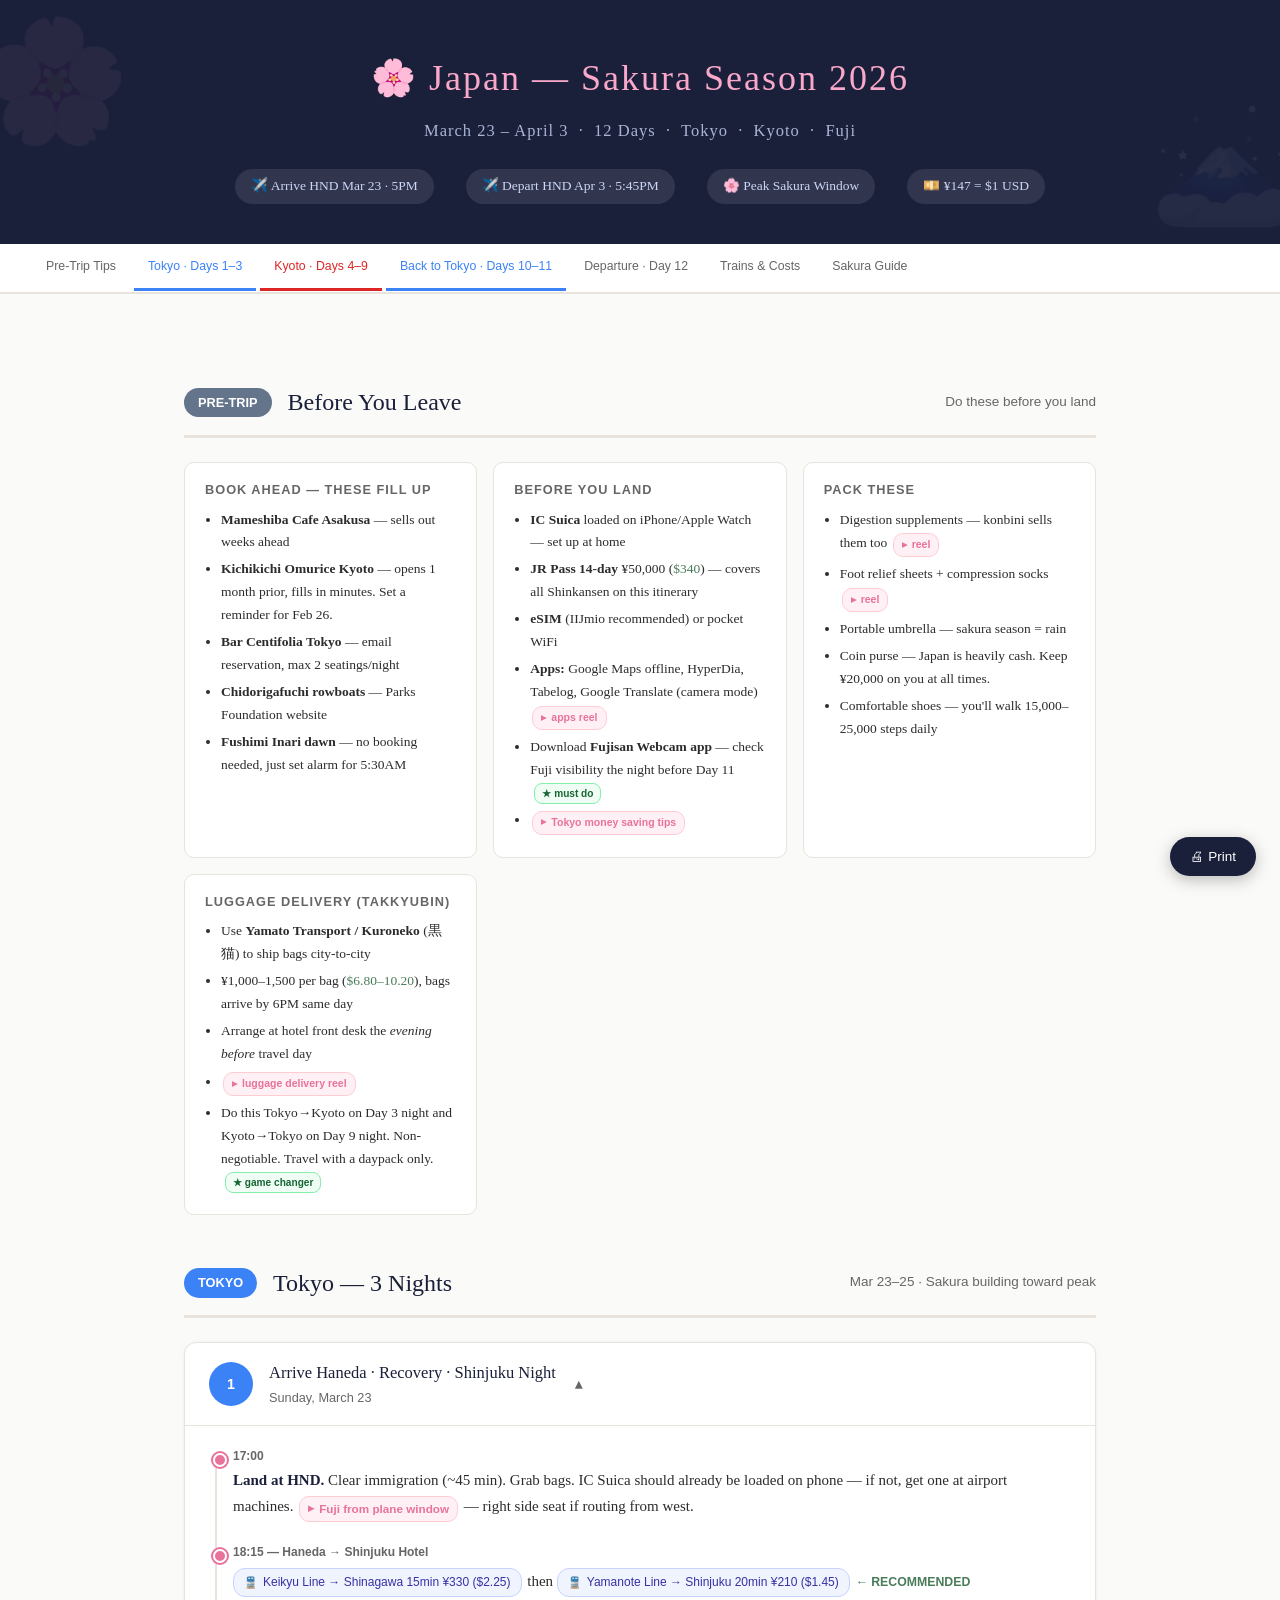
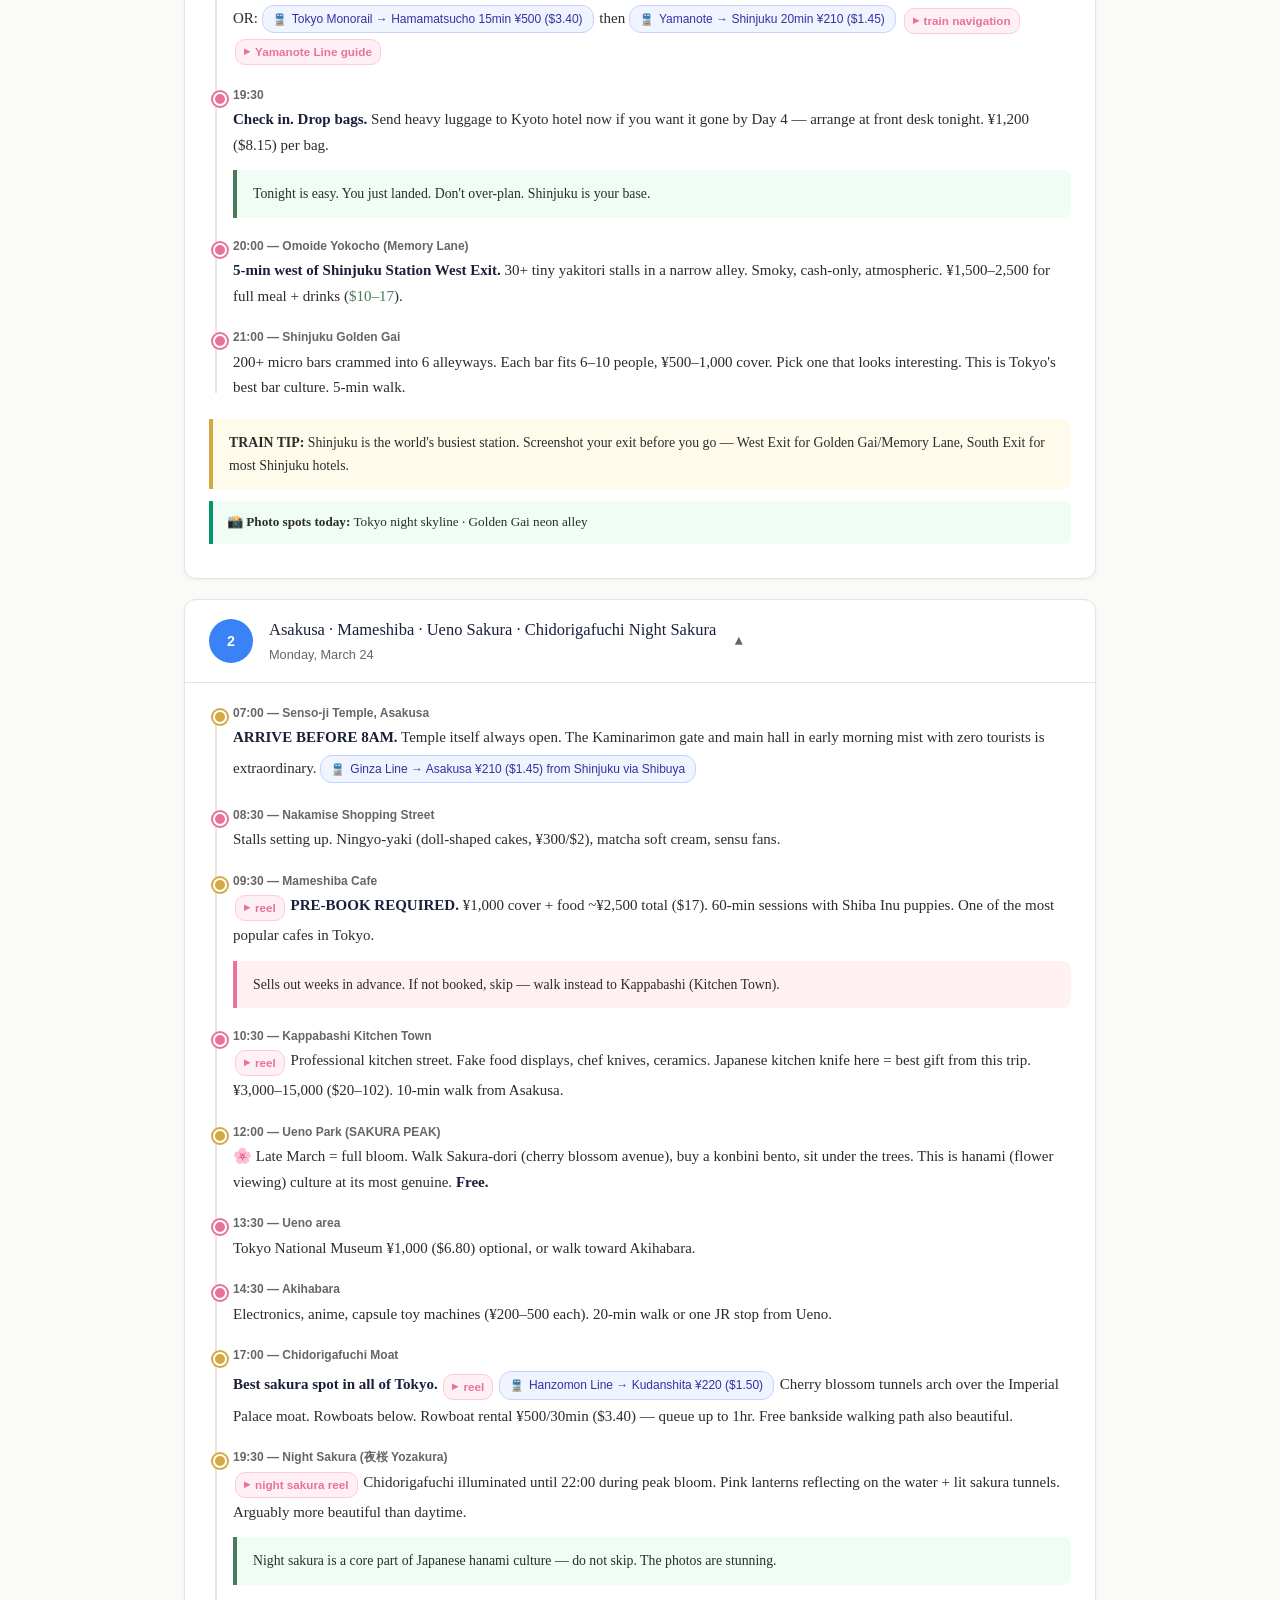
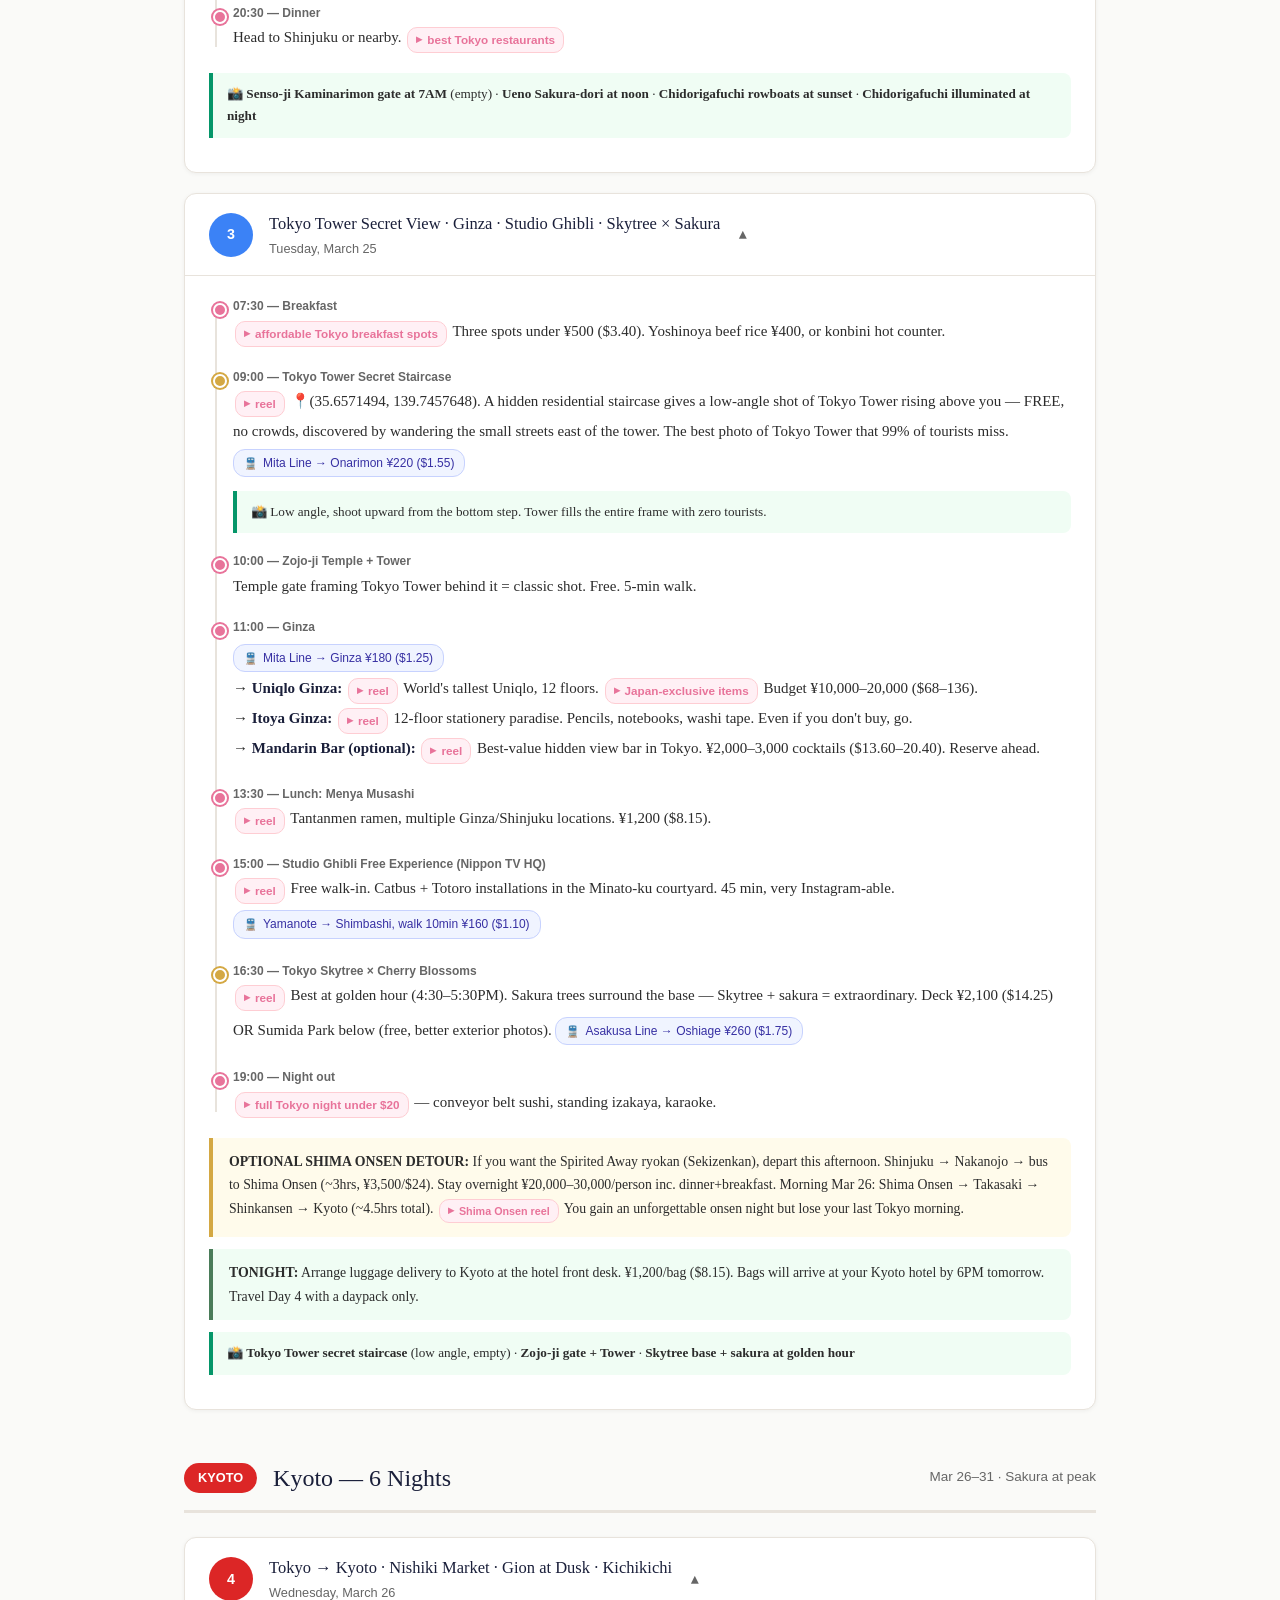
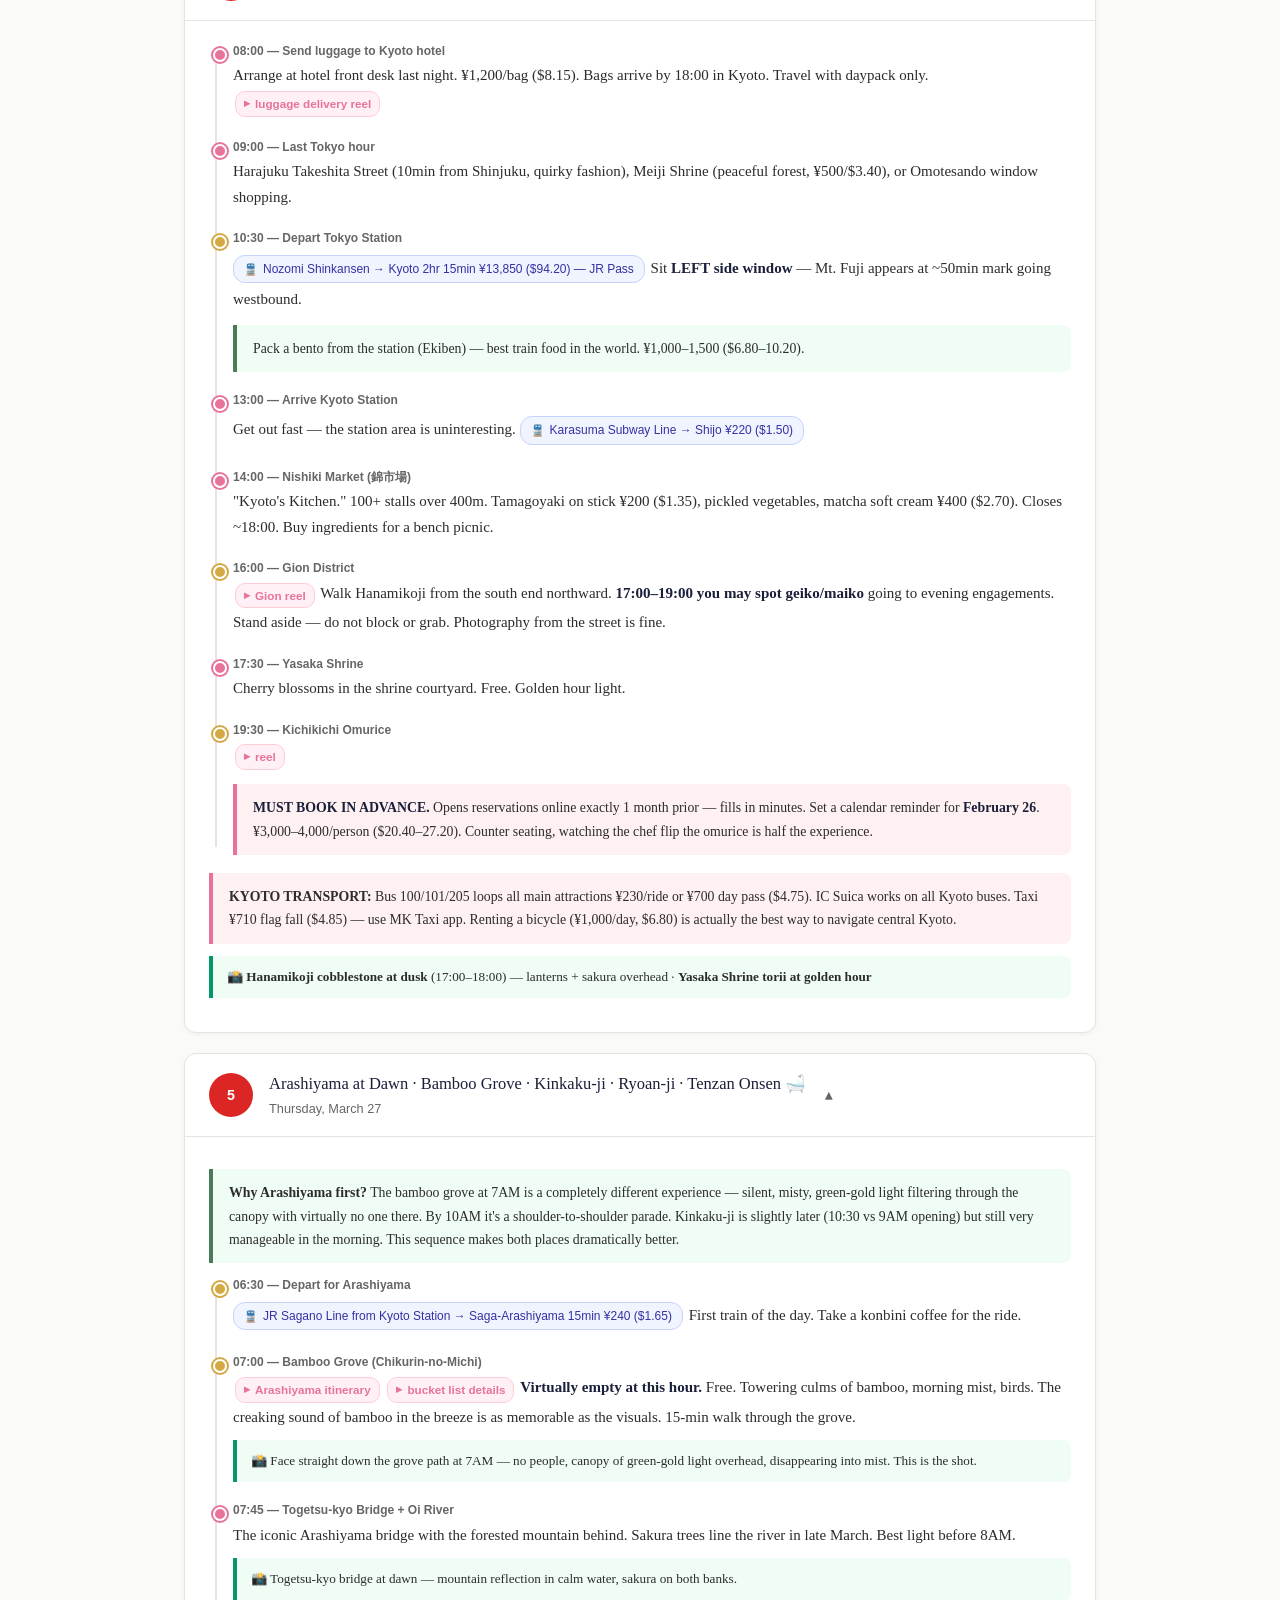
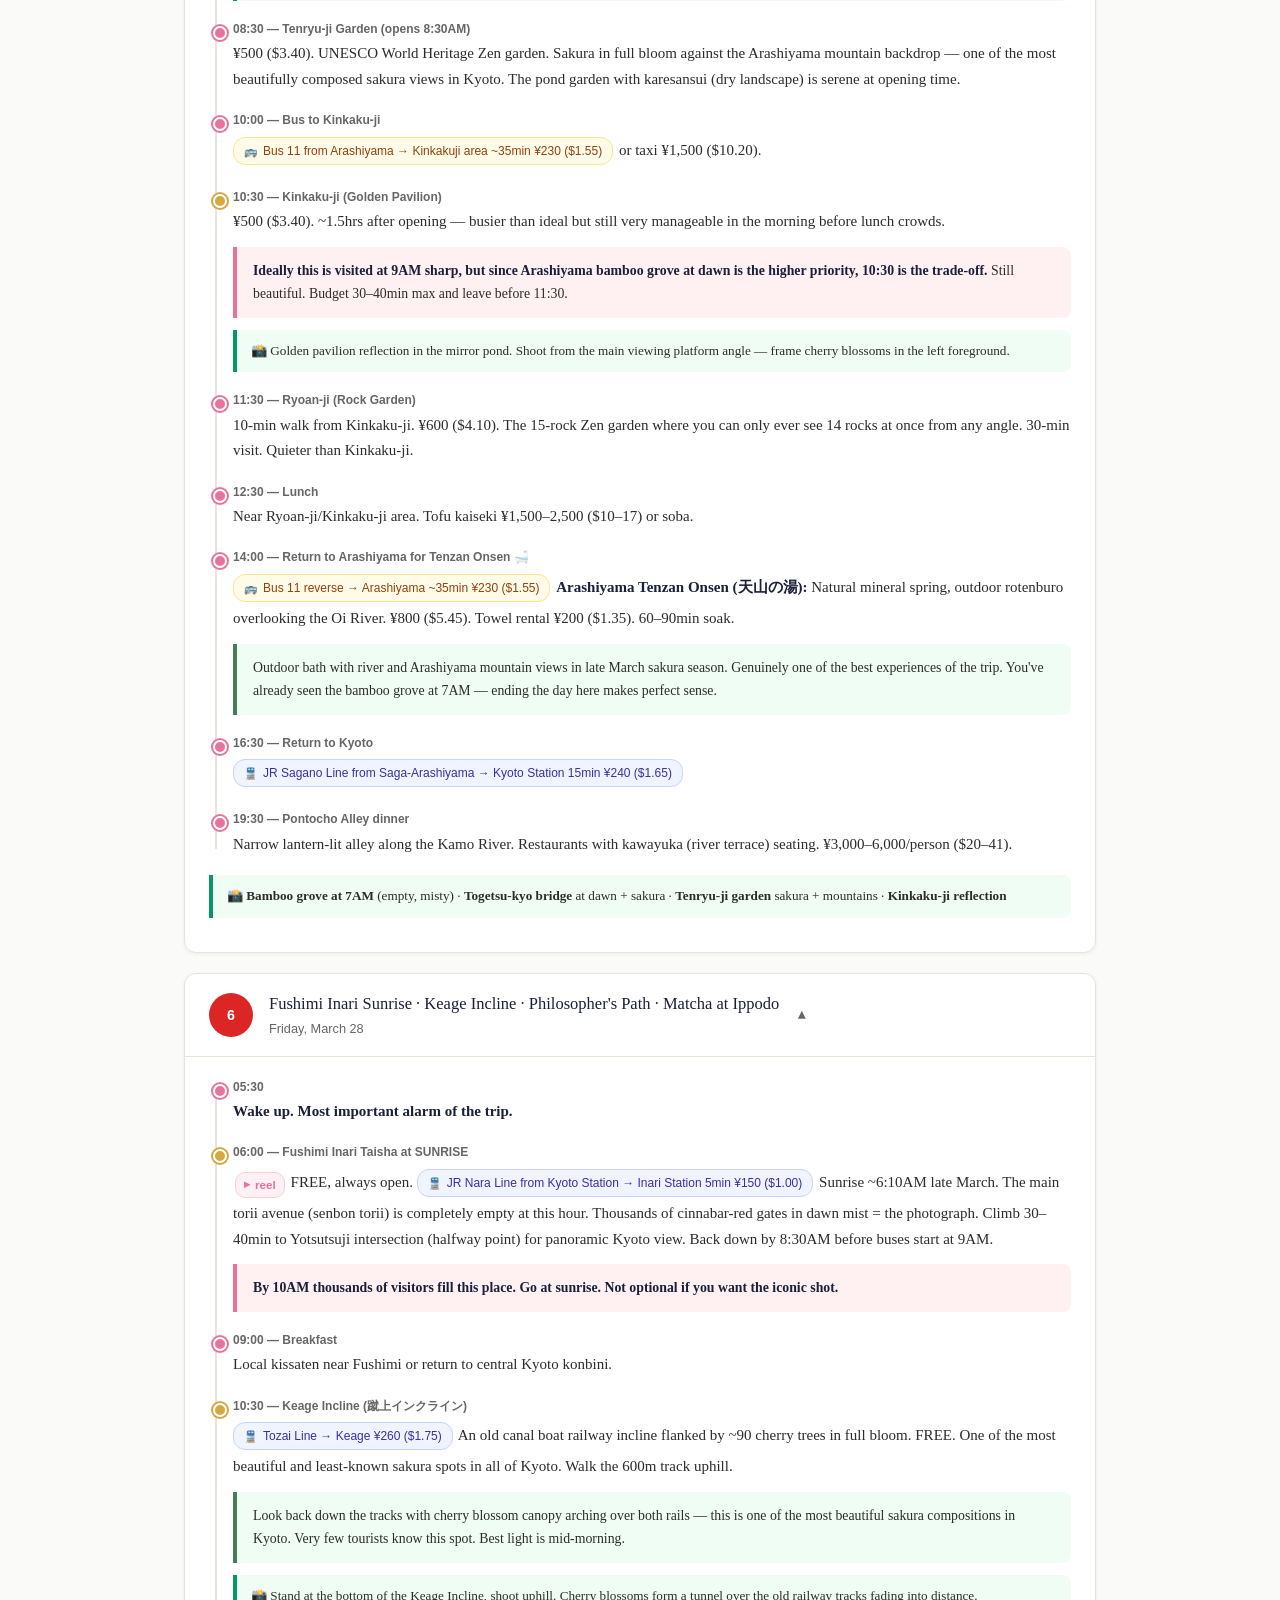
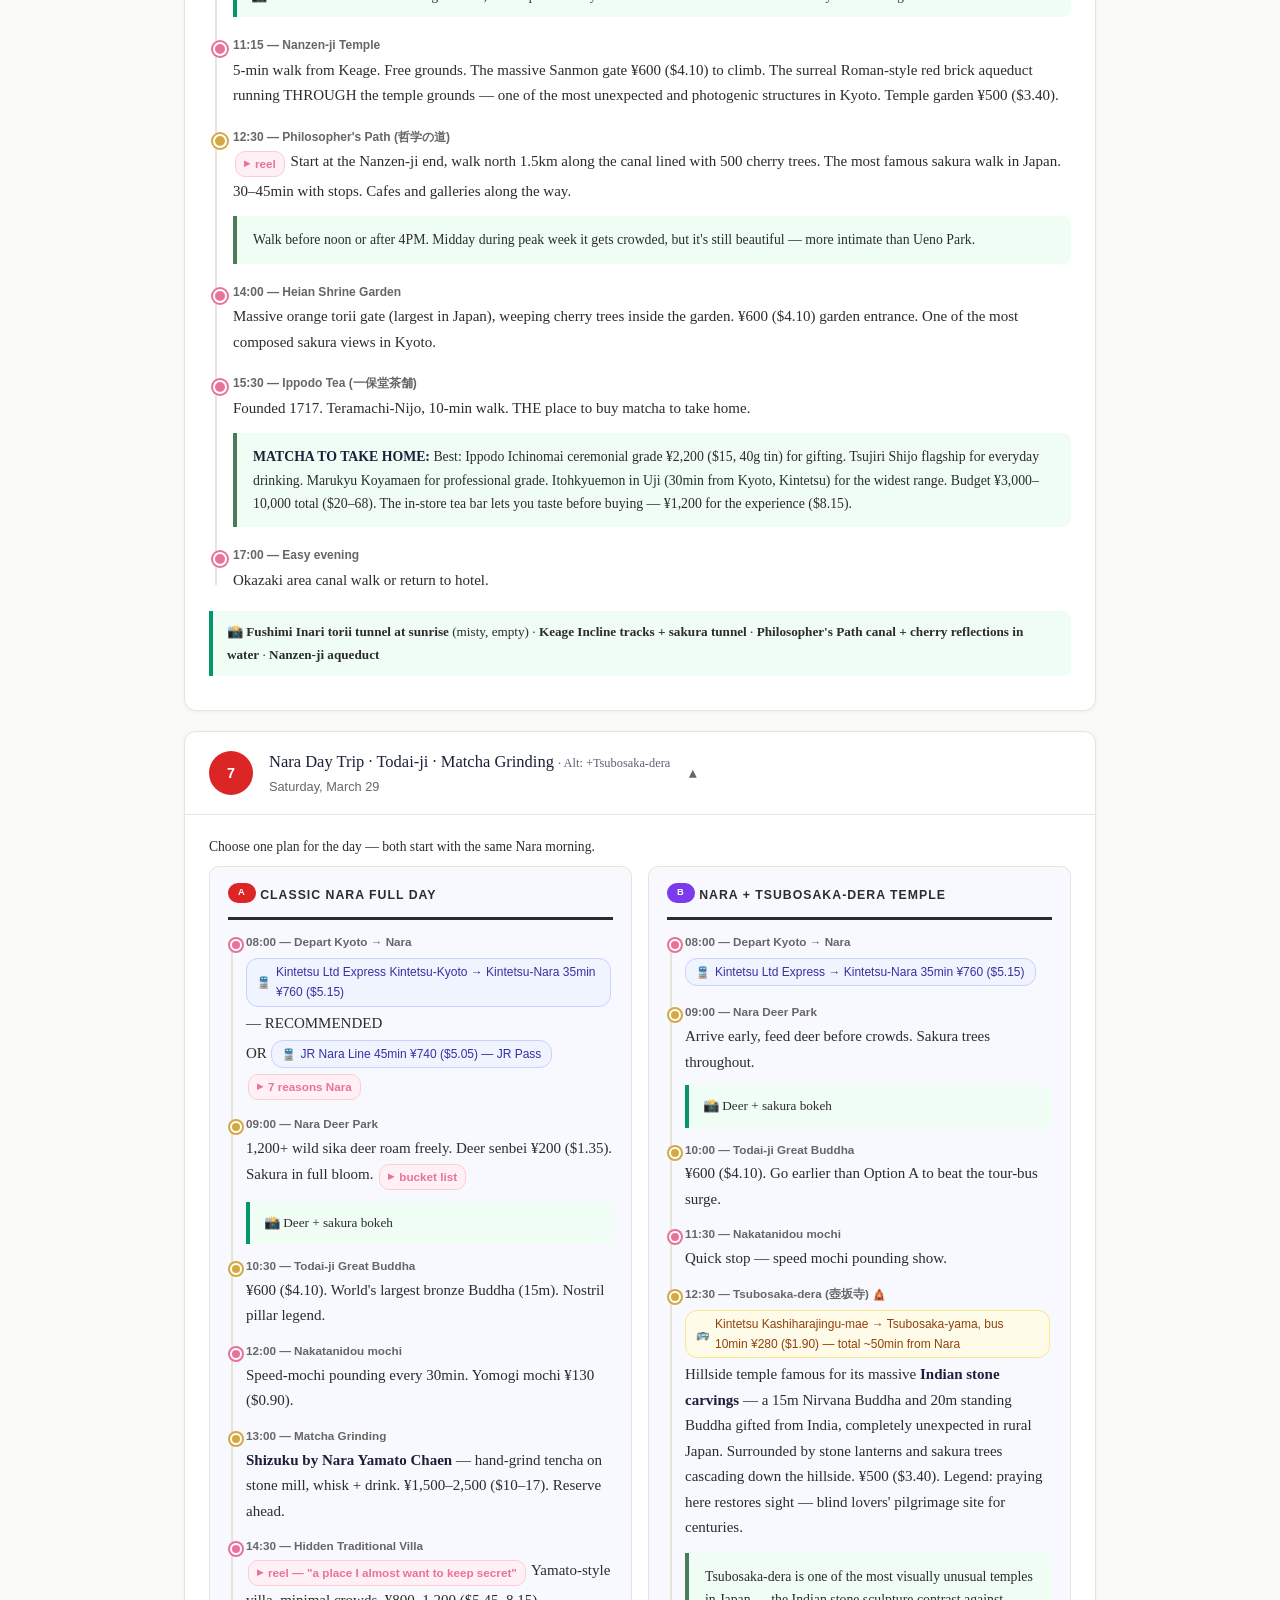
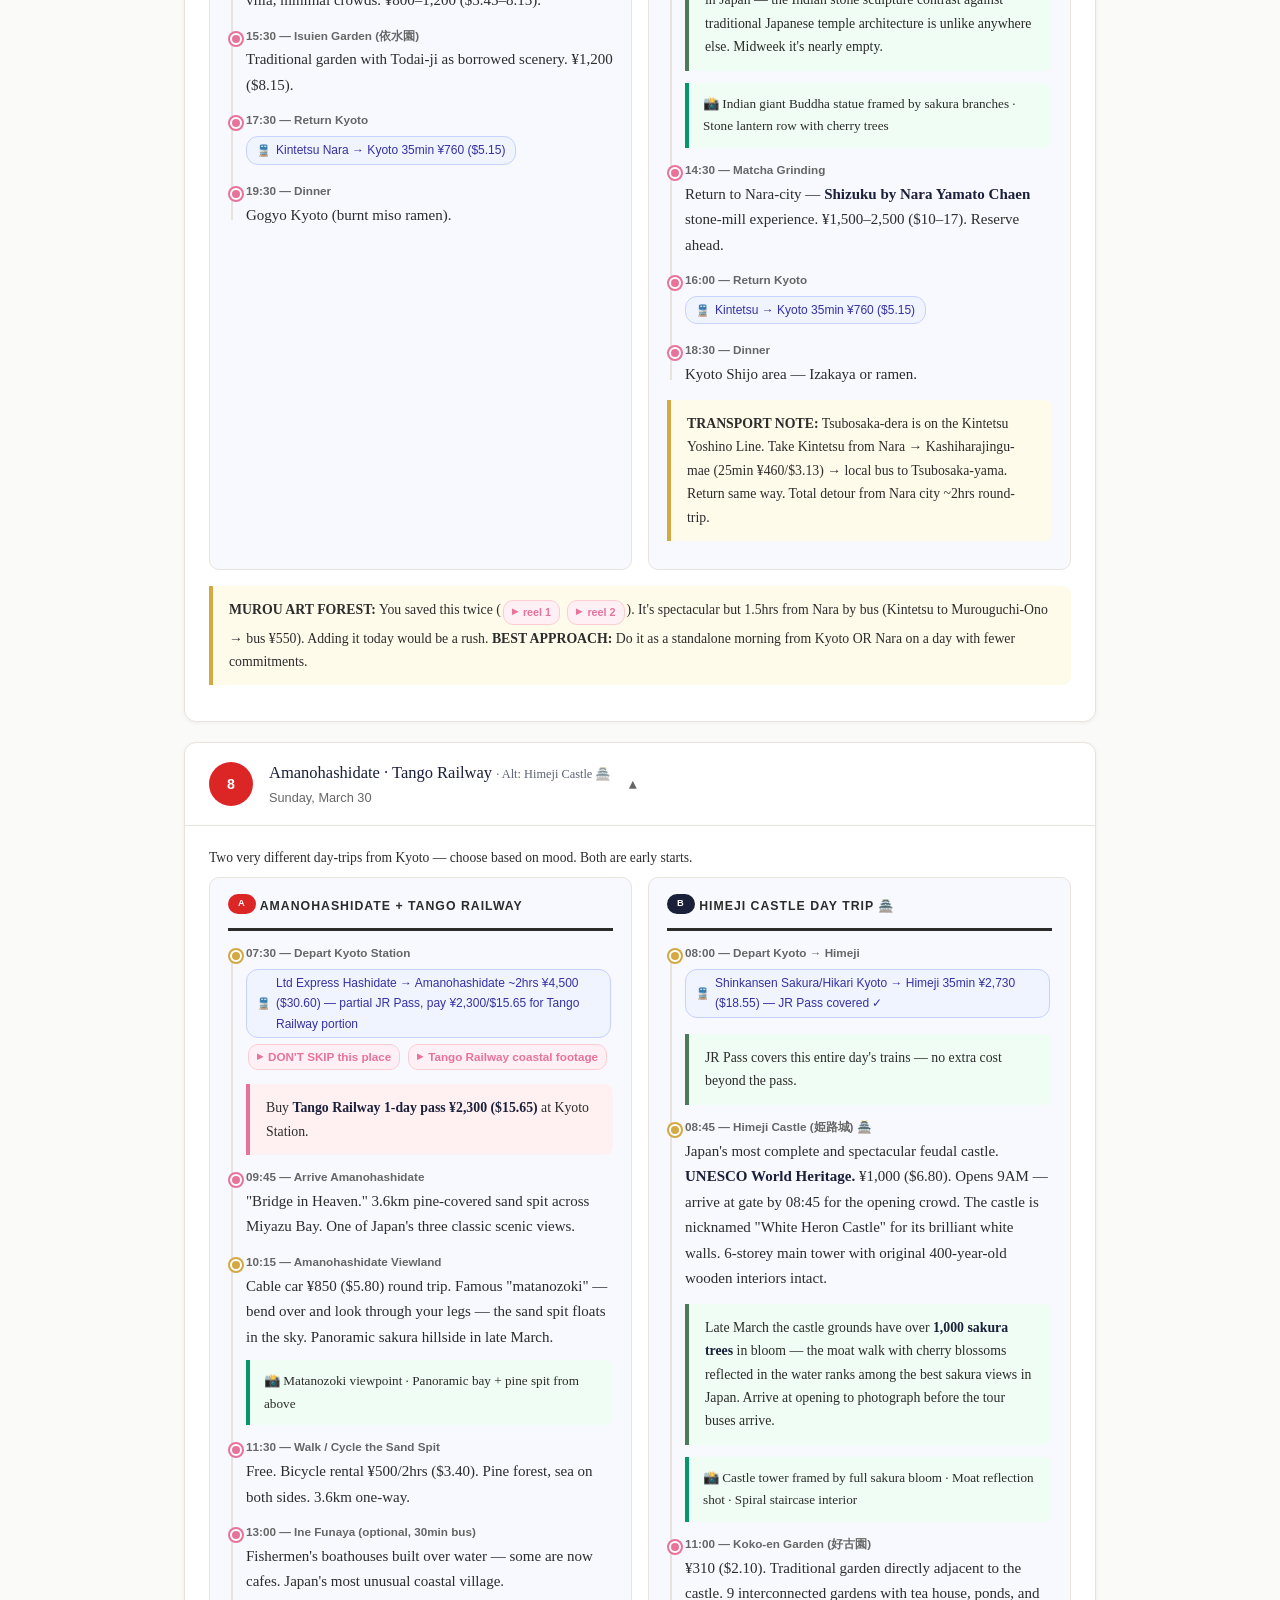
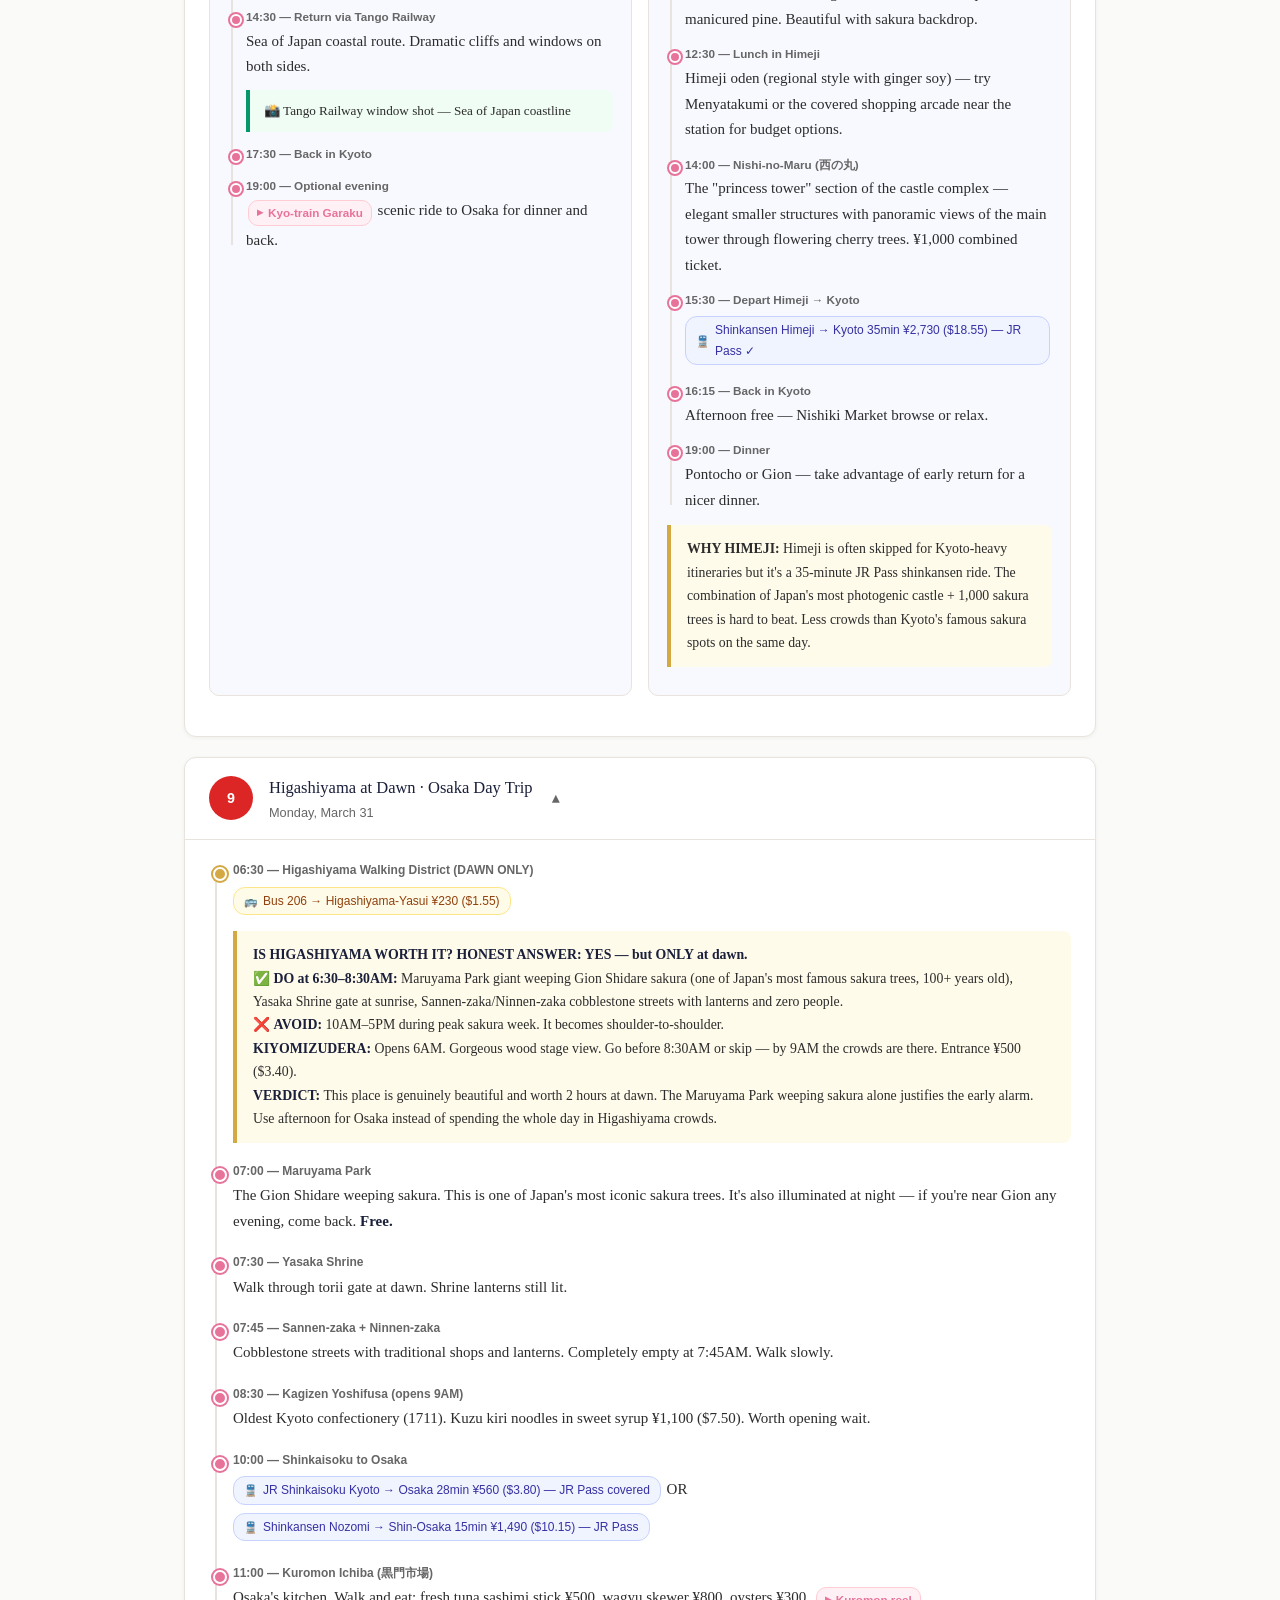
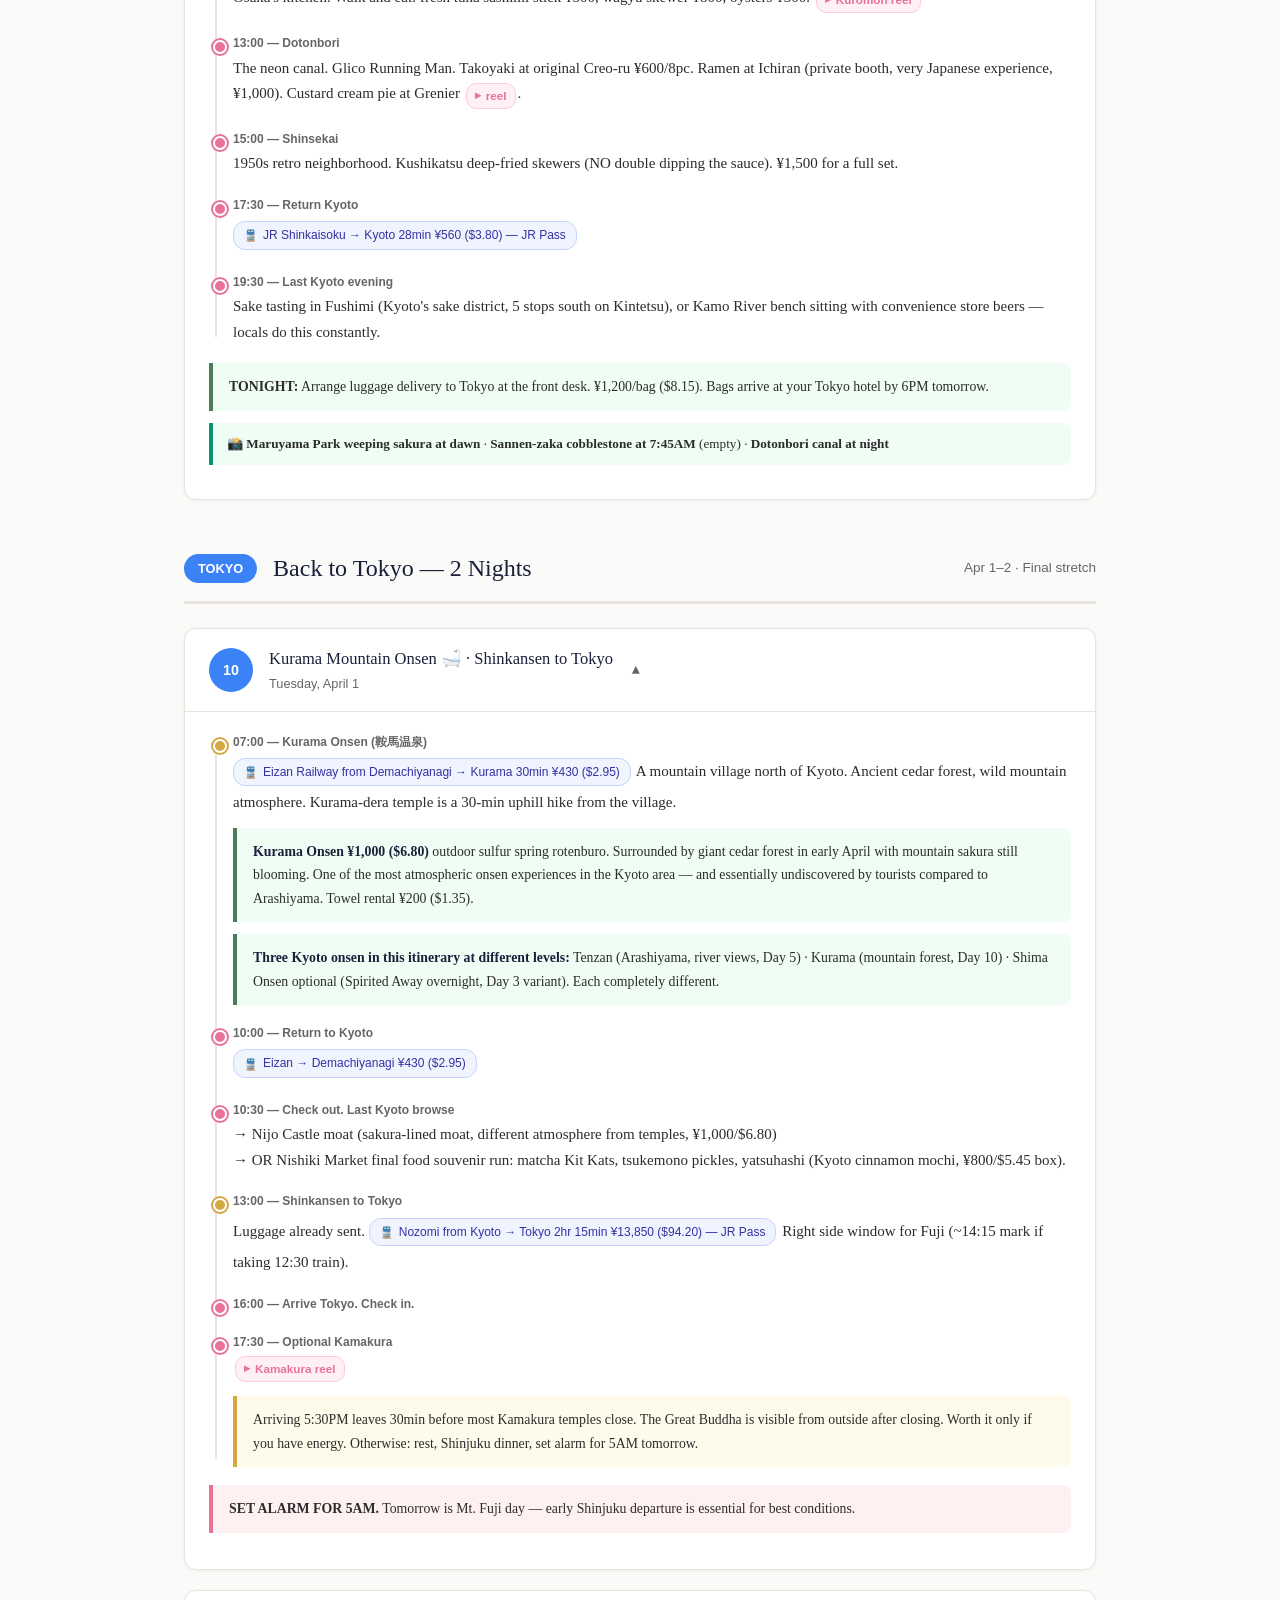
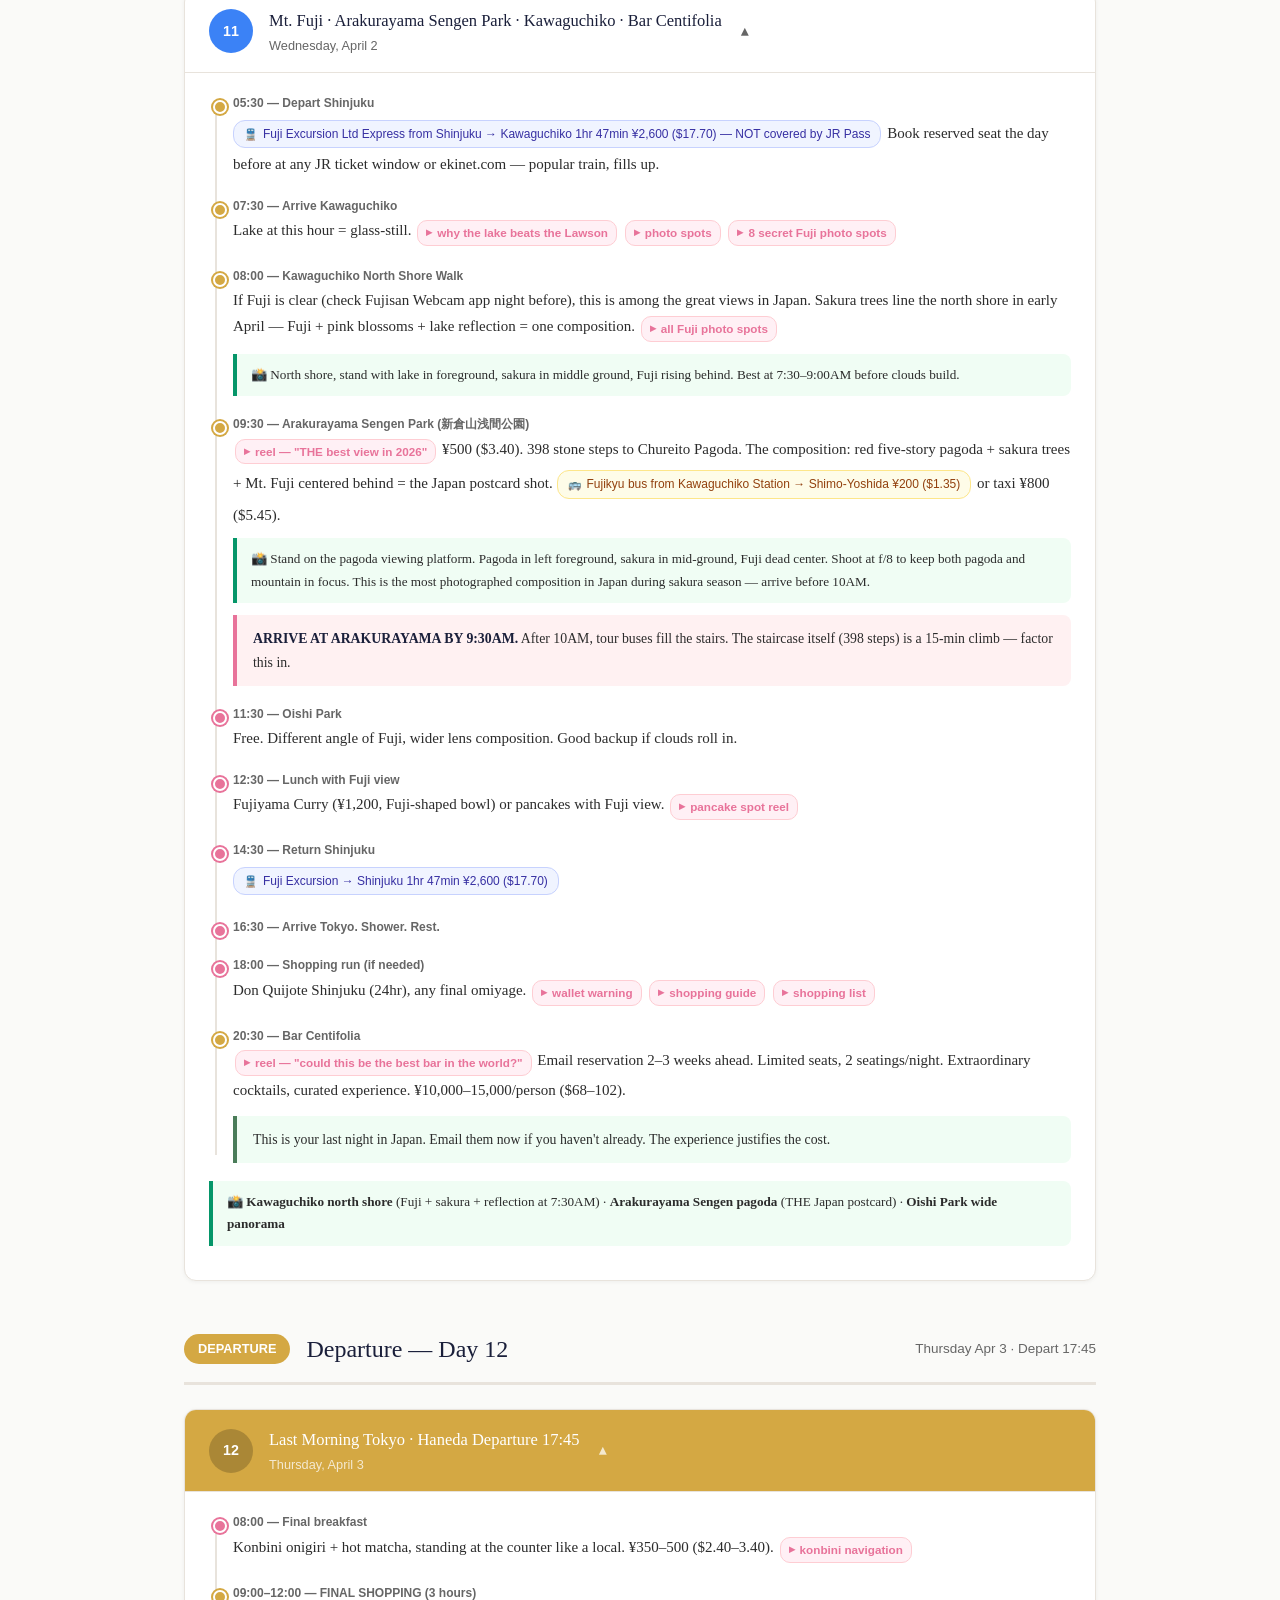
<file: itinerary/index.html>
<!DOCTYPE html>
<html lang="en">
<head>
<meta charset="UTF-8">
<meta name="viewport" content="width=device-width, initial-scale=1.0">
<title>Japan — Sakura Season 2026 · Mar 23 – Apr 3</title>
<style>
  :root {
    --sakura: #f9a8c9;
    --sakura-dark: #e8739a;
    --navy: #1a1f3a;
    --navy-light: #252d52;
    --gold: #d4a843;
    --green: #4a7c59;
    --text: #2c2c2c;
    --text-light: #666;
    --bg: #fafaf8;
    --card: #ffffff;
    --border: #e8e3dc;
    --tokyo: #3b82f6;
    --kyoto: #dc2626;
    --osaka: #ea580c;
    --fuji: #7c3aed;
  }
  * { box-sizing: border-box; margin: 0; padding: 0; }
  body { font-family: 'Georgia', serif; background: var(--bg); color: var(--text); line-height: 1.7; font-size: 15px; }

  /* HEADER */
  header {
    background: var(--navy);
    color: white;
    padding: 48px 32px 40px;
    text-align: center;
    position: relative;
    overflow: hidden;
  }
  header::before {
    content: '🌸';
    position: absolute; font-size: 120px; opacity: 0.06; top: -20px; left: -20px;
  }
  header::after {
    content: '🗻';
    position: absolute; font-size: 120px; opacity: 0.06; bottom: -20px; right: -20px;
  }
  header h1 { font-size: 2.4em; font-weight: normal; letter-spacing: 2px; color: var(--sakura); }
  header .subtitle { color: #aab4d4; font-size: 1.1em; margin-top: 8px; letter-spacing: 1px; }
  header .meta { display: flex; justify-content: center; gap: 32px; margin-top: 24px; flex-wrap: wrap; }
  header .meta span { background: rgba(255,255,255,0.1); padding: 6px 16px; border-radius: 20px; font-size: 0.9em; color: #ccd6f6; }

  /* NAV */
  nav {
    background: white;
    border-bottom: 2px solid var(--border);
    padding: 0 32px;
    position: sticky;
    top: 0;
    z-index: 100;
    display: flex;
    gap: 4px;
    overflow-x: auto;
    scrollbar-width: none;
  }
  nav::-webkit-scrollbar { display: none; }
  nav a {
    display: inline-block;
    padding: 12px 14px;
    text-decoration: none;
    color: var(--text-light);
    font-size: 0.82em;
    white-space: nowrap;
    border-bottom: 3px solid transparent;
    font-family: sans-serif;
    transition: all 0.2s;
  }
  nav a:hover { color: var(--navy); border-bottom-color: var(--sakura-dark); }
  nav a.tokyo { border-bottom-color: var(--tokyo); color: var(--tokyo); }
  nav a.kyoto { border-bottom-color: var(--kyoto); color: var(--kyoto); }
  nav a.osaka { border-bottom-color: var(--osaka); color: var(--osaka); }
  nav a.fuji  { border-bottom-color: var(--fuji); color: var(--fuji); }

  /* MAIN */
  main { max-width: 960px; margin: 0 auto; padding: 40px 24px 80px; }

  /* SECTION HEADERS */
  .region-header {
    display: flex; align-items: center; gap: 16px;
    margin: 48px 0 24px;
    padding-bottom: 12px;
    border-bottom: 3px solid var(--border);
  }
  .region-header .badge {
    padding: 4px 14px; border-radius: 20px; color: white; font-size: 0.85em;
    font-family: sans-serif; font-weight: 600; white-space: nowrap;
  }
  .region-header h2 { font-size: 1.6em; font-weight: normal; color: var(--navy); }
  .region-header .nights { color: var(--text-light); font-family: sans-serif; font-size: 0.9em; margin-left: auto; }

  /* DAY CARD */
  .day {
    background: var(--card);
    border: 1px solid var(--border);
    border-radius: 12px;
    margin-bottom: 20px;
    overflow: hidden;
    box-shadow: 0 1px 4px rgba(0,0,0,0.05);
  }
  .day-header {
    display: flex; align-items: center; gap: 16px;
    padding: 16px 24px;
    border-bottom: 1px solid var(--border);
    cursor: pointer;
    user-select: none;
  }
  .day-number {
    width: 44px; height: 44px; border-radius: 50%;
    display: flex; align-items: center; justify-content: center;
    color: white; font-family: sans-serif; font-weight: 700; font-size: 0.95em;
    flex-shrink: 0;
  }
  .day-header h3 { font-size: 1.1em; font-weight: normal; color: var(--navy); flex: 1; }
  .day-header .date { font-family: sans-serif; font-size: 0.85em; color: var(--text-light); }
  .day-header .chevron { color: var(--text-light); font-size: 0.9em; transition: transform 0.2s; }
  .day.open .chevron { transform: rotate(180deg); }
  .day-body { padding: 20px 24px 24px; display: none; }
  .day.open .day-body { display: block; }

  /* TIMELINE */
  .timeline { list-style: none; position: relative; padding-left: 24px; }
  .timeline::before {
    content: ''; position: absolute; left: 6px; top: 8px; bottom: 8px;
    width: 2px; background: var(--border);
  }
  .timeline li { position: relative; margin-bottom: 18px; }
  .timeline li::before {
    content: ''; position: absolute; left: -20px; top: 7px;
    width: 10px; height: 10px; border-radius: 50%;
    background: var(--sakura-dark); border: 2px solid white;
    box-shadow: 0 0 0 2px var(--sakura-dark);
  }
  .timeline li.alert::before { background: var(--gold); box-shadow: 0 0 0 2px var(--gold); }
  .time { font-family: sans-serif; font-size: 0.8em; color: var(--text-light); font-weight: 600; margin-bottom: 2px; }
  .timeline li strong { color: var(--navy); }

  /* TRAIN PILL */
  .train {
    display: inline-flex; align-items: center; gap: 6px;
    background: #f0f4ff; border: 1px solid #c7d2fe;
    color: #3730a3; padding: 3px 10px; border-radius: 12px;
    font-family: sans-serif; font-size: 0.8em; font-weight: 500; margin: 4px 2px 4px 0;
  }
  .train::before { content: '🚆'; font-size: 0.9em; }

  /* BUS PILL */
  .bus {
    display: inline-flex; align-items: center; gap: 6px;
    background: #fefce8; border: 1px solid #fde68a;
    color: #92400e; padding: 3px 10px; border-radius: 12px;
    font-family: sans-serif; font-size: 0.8em; font-weight: 500; margin: 4px 2px 4px 0;
  }
  .bus::before { content: '🚌'; font-size: 0.9em; }

  /* REEL LINK */
  a.reel {
    display: inline-flex; align-items: center; gap: 5px;
    color: var(--sakura-dark); text-decoration: none;
    font-family: sans-serif; font-size: 0.78em; font-weight: 600;
    background: #fff0f5; border: 1px solid #fecdd3;
    padding: 2px 8px; border-radius: 10px; margin: 2px;
    white-space: nowrap;
    transition: background 0.15s;
  }
  a.reel:hover { background: #ffe4eb; }
  a.reel::before { content: '▶'; font-size: 0.7em; }

  /* CALLOUT */
  .callout {
    background: #fffbeb; border-left: 4px solid var(--gold);
    padding: 12px 16px; border-radius: 0 8px 8px 0; margin: 12px 0;
    font-size: 0.92em;
  }
  .callout.warn { background: #fff1f2; border-color: var(--sakura-dark); }
  .callout.tip { background: #f0fdf4; border-color: var(--green); }

  /* PHOTO SPOT */
  .photo-spot {
    background: #f0fdf4; border-left: 4px solid #059669;
    padding: 10px 14px; border-radius: 0 8px 8px 0; margin: 10px 0;
    font-size: 0.88em;
  }

  /* TABLES */
  .table-wrap { overflow-x: auto; margin: 16px 0; }
  table { width: 100%; border-collapse: collapse; font-family: sans-serif; font-size: 0.85em; }
  th { background: var(--navy); color: white; padding: 10px 12px; text-align: left; font-weight: 500; }
  td { padding: 9px 12px; border-bottom: 1px solid var(--border); }
  tr:hover td { background: #f8f9ff; }
  td .yen { color: var(--text-light); }
  td .usd { color: var(--green); font-weight: 600; }

  /* PRE-TRIP */
  .pretip-grid { display: grid; grid-template-columns: repeat(auto-fit, minmax(260px, 1fr)); gap: 16px; margin-top: 16px; }
  .pretip-card {
    background: var(--card); border: 1px solid var(--border); border-radius: 10px; padding: 16px 20px;
  }
  .pretip-card h4 { font-family: sans-serif; font-size: 0.85em; text-transform: uppercase; letter-spacing: 1px; color: var(--text-light); margin-bottom: 8px; }
  .pretip-card ul { padding-left: 16px; font-size: 0.9em; }
  .pretip-card li { margin-bottom: 4px; }
  .my-tip { display: inline-block; background: #f0fdf4; border: 1px solid #86efac; color: #166534; font-family: sans-serif; font-size: 0.75em; padding: 1px 7px; border-radius: 8px; margin-left: 4px; font-weight: 600; vertical-align: middle; }
  .my-tip::before { content: '★ '; }

  /* ALTERNATIVE SCHEDULE GRID */
  .alt-label { font-family: sans-serif; font-size: 0.78em; font-weight: 700; text-transform: uppercase; letter-spacing: 1px; color: var(--text-light); margin-bottom: 12px; }
  .alt-grid { display: grid; grid-template-columns: 1fr 1fr; gap: 16px; margin: 4px 0 16px; }
  @media (max-width: 680px) { .alt-grid { grid-template-columns: 1fr; } }
  .alt-col { background: #f8f9ff; border: 1px solid var(--border); border-radius: 10px; padding: 16px 18px; }
  .alt-col-header { font-family: sans-serif; font-weight: 700; font-size: 0.82em; text-transform: uppercase; letter-spacing: 1px; margin-bottom: 12px; padding-bottom: 8px; border-bottom: 3px solid; }
  .alt-col .timeline { padding-left: 18px; }
  .alt-col .timeline::before { left: 3px; }
  .alt-col .timeline li { margin-bottom: 12px; }
  .alt-col .timeline li::before { left: -16px; width: 8px; height: 8px; }
  .alt-col .time { font-family: sans-serif; font-size: 0.78em; color: var(--text-light); font-weight: 600; margin-bottom: 2px; }
  .alt-badge { display: inline-block; padding: 2px 10px; border-radius: 10px; color: white; font-size: 0.76em; font-family: sans-serif; font-weight: 600; vertical-align: middle; margin-bottom: 6px; }

  /* REFERENCE TABLES SECTION */
  .ref-section { margin-top: 48px; }
  .ref-section h2 { font-size: 1.3em; color: var(--navy); margin-bottom: 16px; padding-bottom: 8px; border-bottom: 2px solid var(--border); }

  /* PRINT BUTTON */
  .print-btn {
    position: fixed; bottom: 24px; right: 24px;
    background: var(--navy); color: white;
    border: none; padding: 12px 20px; border-radius: 28px;
    font-family: sans-serif; font-size: 0.9em; cursor: pointer;
    box-shadow: 0 4px 16px rgba(0,0,0,0.25);
    z-index: 200;
    transition: background 0.2s;
  }
  .print-btn:hover { background: var(--sakura-dark); }

  /* FOOTER LEGEND */
  .footer-legend {
    text-align: center; padding: 32px 24px 16px;
    font-family: sans-serif; font-size: 0.8em; color: var(--text-light);
    border-top: 1px solid var(--border); margin-top: 40px;
  }

  /* PRINT */
  @media print {
    .print-btn, nav { display: none !important; }
    .day-body { display: block !important; }
    .day { box-shadow: none; page-break-inside: avoid; }
    header { background: #1a1f3a !important; -webkit-print-color-adjust: exact; print-color-adjust: exact; }
    body { font-size: 12px; }
    main { padding: 0; }
  }

  /* MOBILE */
  @media (max-width: 600px) {
    header h1 { font-size: 1.7em; }
    .region-header h2 { font-size: 1.3em; }
    .day-header { padding: 12px 16px; }
    .day-body { padding: 14px 16px 18px; }
  }
</style>
</head>
<body>

<header>
  <h1>🌸 Japan — Sakura Season 2026</h1>
  <div class="subtitle">March 23 – April 3 &nbsp;·&nbsp; 12 Days &nbsp;·&nbsp; Tokyo &nbsp;·&nbsp; Kyoto &nbsp;·&nbsp; Fuji</div>
  <div class="meta">
    <span>✈️ Arrive HND Mar 23 · 5PM</span>
    <span>✈️ Depart HND Apr 3 · 5:45PM</span>
    <span>🌸 Peak Sakura Window</span>
    <span>💴 ¥147 = $1 USD</span>
  </div>
</header>

<nav>
  <a href="#pretour">Pre-Trip Tips</a>
  <a href="#tokyo" class="tokyo">Tokyo · Days 1–3</a>
  <a href="#kyoto" class="kyoto">Kyoto · Days 4–9</a>
  <a href="#back-tokyo" class="tokyo">Back to Tokyo · Days 10–11</a>
  <a href="#departure">Departure · Day 12</a>
  <a href="#trains">Trains &amp; Costs</a>
  <a href="#timing">Sakura Guide</a>
</nav>

<main>

<!-- ===================== PRE-TRIP ===================== -->
<section id="pretour">
  <div class="region-header">
    <span class="badge" style="background:#64748b">PRE-TRIP</span>
    <h2>Before You Leave</h2>
    <span class="nights">Do these before you land</span>
  </div>

  <div class="pretip-grid">

    <div class="pretip-card">
      <h4>Book Ahead — These Fill Up</h4>
      <ul>
        <li><strong>Mameshiba Cafe Asakusa</strong> — sells out weeks ahead</li>
        <li><strong>Kichikichi Omurice Kyoto</strong> — opens 1 month prior, fills in minutes. Set a reminder for Feb 26.</li>
        <li><strong>Bar Centifolia Tokyo</strong> — email reservation, max 2 seatings/night</li>
        <li><strong>Chidorigafuchi rowboats</strong> — Parks Foundation website</li>
        <li><strong>Fushimi Inari dawn</strong> — no booking needed, just set alarm for 5:30AM</li>
      </ul>
    </div>

    <div class="pretip-card">
      <h4>Before You Land</h4>
      <ul>
        <li><strong>IC Suica</strong> loaded on iPhone/Apple Watch — set up at home</li>
        <li><strong>JR Pass 14-day</strong> ¥50,000 (<span style="color:var(--green)">$340</span>) — covers all Shinkansen on this itinerary</li>
        <li><strong>eSIM</strong> (IIJmio recommended) or pocket WiFi</li>
        <li><strong>Apps:</strong> Google Maps offline, HyperDia, Tabelog, Google Translate (camera mode) <a class="reel" href="https://www.instagram.com/reel/DU3D-cXkl2D/" target="_blank">apps reel</a></li>
        <li>Download <strong>Fujisan Webcam app</strong> — check Fuji visibility the night before Day 11 <span class="my-tip">must do</span></li>
        <li><a class="reel" href="https://www.instagram.com/reel/C4-dgV9talH/" target="_blank">Tokyo money saving tips</a></li>
      </ul>
    </div>

    <div class="pretip-card">
      <h4>Pack These</h4>
      <ul>
        <li>Digestion supplements — konbini sells them too <a class="reel" href="https://www.instagram.com/reel/DOyAws0k3Mf/" target="_blank">reel</a></li>
        <li>Foot relief sheets + compression socks <a class="reel" href="https://www.instagram.com/reel/DVSMMjKDz16/" target="_blank">reel</a></li>
        <li>Portable umbrella — sakura season = rain</li>
        <li>Coin purse — Japan is heavily cash. Keep ¥20,000 on you at all times.</li>
        <li>Comfortable shoes — you'll walk 15,000–25,000 steps daily</li>
      </ul>
    </div>

    <div class="pretip-card">
      <h4>Luggage Delivery (Takkyubin)</h4>
      <ul>
        <li>Use <strong>Yamato Transport / Kuroneko</strong> (黒猫) to ship bags city-to-city</li>
        <li>¥1,000–1,500 per bag (<span style="color:var(--green)">$6.80–10.20</span>), bags arrive by 6PM same day</li>
        <li>Arrange at hotel front desk the <em>evening before</em> travel day</li>
        <li><a class="reel" href="https://www.instagram.com/reel/DBJQvd5hpUm/" target="_blank">luggage delivery reel</a></li>
        <li>Do this Tokyo→Kyoto on Day 3 night and Kyoto→Tokyo on Day 9 night. Non-negotiable. Travel with a daypack only. <span class="my-tip">game changer</span></li>
      </ul>
    </div>

  </div>
</section>

<!-- ===================== TOKYO ===================== -->
<section id="tokyo">
  <div class="region-header">
    <span class="badge" style="background:var(--tokyo)">TOKYO</span>
    <h2>Tokyo — 3 Nights</h2>
    <span class="nights">Mar 23–25 · Sakura building toward peak</span>
  </div>

  <!-- DAY 1 -->
  <div class="day open" id="day1">
    <div class="day-header" onclick="toggle(this)">
      <div class="day-number" style="background:var(--tokyo)">1</div>
      <div>
        <h3>Arrive Haneda · Recovery · Shinjuku Night</h3>
        <div class="date">Sunday, March 23</div>
      </div>
      <span class="chevron">▼</span>
    </div>
    <div class="day-body">
      <ul class="timeline">
        <li>
          <div class="time">17:00</div>
          <strong>Land at HND.</strong> Clear immigration (~45 min). Grab bags. IC Suica should already be loaded on phone — if not, get one at airport machines.
          <a class="reel" href="https://www.instagram.com/reel/DF9Gir-vCzP/" target="_blank">Fuji from plane window</a> — right side seat if routing from west.
        </li>
        <li>
          <div class="time">18:15 — Haneda → Shinjuku Hotel</div>
          <span class="train">Keikyu Line → Shinagawa 15min ¥330 ($2.25)</span>
          then <span class="train">Yamanote Line → Shinjuku 20min ¥210 ($1.45)</span>
          <span style="color:var(--green); font-family:sans-serif; font-size:0.82em; font-weight:700;">← RECOMMENDED</span><br>
          OR: <span class="train">Tokyo Monorail → Hamamatsucho 15min ¥500 ($3.40)</span> then <span class="train">Yamanote → Shinjuku 20min ¥210 ($1.45)</span>
          <a class="reel" href="https://www.instagram.com/reel/DV0zruTEc5Y/" target="_blank">train navigation</a>
          <a class="reel" href="https://www.instagram.com/reel/DS4jIqpASuc/" target="_blank">Yamanote Line guide</a>
        </li>
        <li>
          <div class="time">19:30</div>
          <strong>Check in. Drop bags.</strong> Send heavy luggage to Kyoto hotel now if you want it gone by Day 4 — arrange at front desk tonight. ¥1,200 ($8.15) per bag.
          <div class="callout tip">Tonight is easy. You just landed. Don't over-plan. Shinjuku is your base.</div>
        </li>
        <li>
          <div class="time">20:00 — Omoide Yokocho (Memory Lane)</div>
          <strong>5-min west of Shinjuku Station West Exit.</strong> 30+ tiny yakitori stalls in a narrow alley. Smoky, cash-only, atmospheric. ¥1,500–2,500 for full meal + drinks (<span style="color:var(--green)">$10–17</span>).
        </li>
        <li>
          <div class="time">21:00 — Shinjuku Golden Gai</div>
          200+ micro bars crammed into 6 alleyways. Each bar fits 6–10 people, ¥500–1,000 cover. Pick one that looks interesting. This is Tokyo's best bar culture. 5-min walk.
        </li>
      </ul>
      <div class="callout">
        <strong>TRAIN TIP:</strong> Shinjuku is the world's busiest station. Screenshot your exit before you go — West Exit for Golden Gai/Memory Lane, South Exit for most Shinjuku hotels.
      </div>
      <div class="photo-spot">📸 <strong>Photo spots today:</strong> Tokyo night skyline · Golden Gai neon alley</div>
    </div>
  </div>

  <!-- DAY 2 -->
  <div class="day open" id="day2">
    <div class="day-header" onclick="toggle(this)">
      <div class="day-number" style="background:var(--tokyo)">2</div>
      <div>
        <h3>Asakusa · Mameshiba · Ueno Sakura · Chidorigafuchi Night Sakura</h3>
        <div class="date">Monday, March 24</div>
      </div>
      <span class="chevron">▼</span>
    </div>
    <div class="day-body">
      <ul class="timeline">
        <li class="alert">
          <div class="time">07:00 — Senso-ji Temple, Asakusa</div>
          <strong>ARRIVE BEFORE 8AM.</strong> Temple itself always open. The Kaminarimon gate and main hall in early morning mist with zero tourists is extraordinary.
          <span class="train">Ginza Line → Asakusa ¥210 ($1.45) from Shinjuku via Shibuya</span>
        </li>
        <li>
          <div class="time">08:30 — Nakamise Shopping Street</div>
          Stalls setting up. Ningyo-yaki (doll-shaped cakes, ¥300/$2), matcha soft cream, sensu fans.
        </li>
        <li class="alert">
          <div class="time">09:30 — Mameshiba Cafe</div>
          <a class="reel" href="https://www.instagram.com/reel/C2MKDravmBK/" target="_blank">reel</a> <strong>PRE-BOOK REQUIRED.</strong> ¥1,000 cover + food ~¥2,500 total ($17). 60-min sessions with Shiba Inu puppies. One of the most popular cafes in Tokyo.
          <div class="callout warn">Sells out weeks in advance. If not booked, skip — walk instead to Kappabashi (Kitchen Town).</div>
        </li>
        <li>
          <div class="time">10:30 — Kappabashi Kitchen Town</div>
          <a class="reel" href="https://www.instagram.com/reel/DP_gSQ6kZ2t/" target="_blank">reel</a> Professional kitchen street. Fake food displays, chef knives, ceramics. Japanese kitchen knife here = best gift from this trip. ¥3,000–15,000 ($20–102). 10-min walk from Asakusa.
        </li>
        <li class="alert">
          <div class="time">12:00 — Ueno Park (SAKURA PEAK)</div>
          🌸 Late March = full bloom. Walk Sakura-dori (cherry blossom avenue), buy a konbini bento, sit under the trees. This is hanami (flower viewing) culture at its most genuine. <strong>Free.</strong>
        </li>
        <li>
          <div class="time">13:30 — Ueno area</div>
          Tokyo National Museum ¥1,000 ($6.80) optional, or walk toward Akihabara.
        </li>
        <li>
          <div class="time">14:30 — Akihabara</div>
          Electronics, anime, capsule toy machines (¥200–500 each). 20-min walk or one JR stop from Ueno.
        </li>
        <li class="alert">
          <div class="time">17:00 — Chidorigafuchi Moat</div>
          <strong>Best sakura spot in all of Tokyo.</strong> <a class="reel" href="https://www.instagram.com/reel/DUneBrdkvro/" target="_blank">reel</a>
          <span class="train">Hanzomon Line → Kudanshita ¥220 ($1.50)</span>
          Cherry blossom tunnels arch over the Imperial Palace moat. Rowboats below. Rowboat rental ¥500/30min ($3.40) — queue up to 1hr. Free bankside walking path also beautiful.
        </li>
        <li class="alert">
          <div class="time">19:30 — Night Sakura (夜桜 Yozakura)</div>
          <a class="reel" href="https://www.instagram.com/reel/DVvl5ZagS6m/" target="_blank">night sakura reel</a> Chidorigafuchi illuminated until 22:00 during peak bloom. Pink lanterns reflecting on the water + lit sakura tunnels. Arguably more beautiful than daytime.
          <div class="callout tip">Night sakura is a core part of Japanese hanami culture — do not skip. The photos are stunning.</div>
        </li>
        <li>
          <div class="time">20:30 — Dinner</div>
          Head to Shinjuku or nearby. <a class="reel" href="https://www.instagram.com/reel/DVpbqQHE0FC/" target="_blank">best Tokyo restaurants</a>
        </li>
      </ul>
      <div class="photo-spot">📸 <strong>Senso-ji Kaminarimon gate at 7AM</strong> (empty) · <strong>Ueno Sakura-dori at noon</strong> · <strong>Chidorigafuchi rowboats at sunset</strong> · <strong>Chidorigafuchi illuminated at night</strong></div>
    </div>
  </div>

  <!-- DAY 3 -->
  <div class="day open" id="day3">
    <div class="day-header" onclick="toggle(this)">
      <div class="day-number" style="background:var(--tokyo)">3</div>
      <div>
        <h3>Tokyo Tower Secret View · Ginza · Studio Ghibli · Skytree × Sakura</h3>
        <div class="date">Tuesday, March 25</div>
      </div>
      <span class="chevron">▼</span>
    </div>
    <div class="day-body">
      <ul class="timeline">
        <li>
          <div class="time">07:30 — Breakfast</div>
          <a class="reel" href="https://www.instagram.com/reel/C7kUbw0vKJF/" target="_blank">affordable Tokyo breakfast spots</a> Three spots under ¥500 ($3.40). Yoshinoya beef rice ¥400, or konbini hot counter.
        </li>
        <li class="alert">
          <div class="time">09:00 — Tokyo Tower Secret Staircase</div>
          <a class="reel" href="https://www.instagram.com/reel/C50x0EWPxJ5/" target="_blank">reel</a> 📍(35.6571494, 139.7457648). A hidden residential staircase gives a low-angle shot of Tokyo Tower rising above you — FREE, no crowds, discovered by wandering the small streets east of the tower. The best photo of Tokyo Tower that 99% of tourists miss.
          <span class="train">Mita Line → Onarimon ¥220 ($1.55)</span>
          <div class="photo-spot">📸 Low angle, shoot upward from the bottom step. Tower fills the entire frame with zero tourists.</div>
        </li>
        <li>
          <div class="time">10:00 — Zojo-ji Temple + Tower</div>
          Temple gate framing Tokyo Tower behind it = classic shot. Free. 5-min walk.
        </li>
        <li>
          <div class="time">11:00 — Ginza</div>
          <span class="train">Mita Line → Ginza ¥180 ($1.25)</span><br>
          → <strong>Uniqlo Ginza:</strong> <a class="reel" href="https://www.instagram.com/reel/DDmAKEJTPih/" target="_blank">reel</a> World's tallest Uniqlo, 12 floors. <a class="reel" href="https://www.instagram.com/reel/C3iFxkavB65/" target="_blank">Japan-exclusive items</a> Budget ¥10,000–20,000 ($68–136).<br>
          → <strong>Itoya Ginza:</strong> <a class="reel" href="https://www.instagram.com/reel/DTK6H52Er3D/" target="_blank">reel</a> 12-floor stationery paradise. Pencils, notebooks, washi tape. Even if you don't buy, go.<br>
          → <strong>Mandarin Bar (optional):</strong> <a class="reel" href="https://www.instagram.com/reel/DVjCAUPj89D/" target="_blank">reel</a> Best-value hidden view bar in Tokyo. ¥2,000–3,000 cocktails ($13.60–20.40). Reserve ahead.
        </li>
        <li>
          <div class="time">13:30 — Lunch: Menya Musashi</div>
          <a class="reel" href="https://www.instagram.com/reel/DT1Cm_AjwPU/" target="_blank">reel</a> Tantanmen ramen, multiple Ginza/Shinjuku locations. ¥1,200 ($8.15).
        </li>
        <li>
          <div class="time">15:00 — Studio Ghibli Free Experience (Nippon TV HQ)</div>
          <a class="reel" href="https://www.instagram.com/reel/DVKD8Mikiju/" target="_blank">reel</a> Free walk-in. Catbus + Totoro installations in the Minato-ku courtyard. 45 min, very Instagram-able.
          <span class="train">Yamanote → Shimbashi, walk 10min ¥160 ($1.10)</span>
        </li>
        <li class="alert">
          <div class="time">16:30 — Tokyo Skytree × Cherry Blossoms</div>
          <a class="reel" href="https://www.instagram.com/reel/DVQXE8dDzaL/" target="_blank">reel</a> Best at golden hour (4:30–5:30PM). Sakura trees surround the base — Skytree + sakura = extraordinary. Deck ¥2,100 ($14.25) OR Sumida Park below (free, better exterior photos).
          <span class="train">Asakusa Line → Oshiage ¥260 ($1.75)</span>
        </li>
        <li>
          <div class="time">19:00 — Night out</div>
          <a class="reel" href="https://www.instagram.com/reel/DGvlqRNB1Wd/" target="_blank">full Tokyo night under $20</a> — conveyor belt sushi, standing izakaya, karaoke.
        </li>
      </ul>
      <div class="callout">
        <strong>OPTIONAL SHIMA ONSEN DETOUR:</strong> If you want the Spirited Away ryokan (Sekizenkan), depart this afternoon. Shinjuku → Nakanojo → bus to Shima Onsen (~3hrs, ¥3,500/$24). Stay overnight ¥20,000–30,000/person inc. dinner+breakfast. Morning Mar 26: Shima Onsen → Takasaki → Shinkansen → Kyoto (~4.5hrs total). <a class="reel" href="https://www.instagram.com/reel/C2aPYQ-oAZr/" target="_blank">Shima Onsen reel</a> You gain an unforgettable onsen night but lose your last Tokyo morning.
      </div>
      <div class="callout tip">
        <strong>TONIGHT:</strong> Arrange luggage delivery to Kyoto at the hotel front desk. ¥1,200/bag ($8.15). Bags will arrive at your Kyoto hotel by 6PM tomorrow. Travel Day 4 with a daypack only.
      </div>
      <div class="photo-spot">📸 <strong>Tokyo Tower secret staircase</strong> (low angle, empty) · <strong>Zojo-ji gate + Tower</strong> · <strong>Skytree base + sakura at golden hour</strong></div>
    </div>
  </div>
</section>

<!-- ===================== KYOTO ===================== -->
<section id="kyoto">
  <div class="region-header">
    <span class="badge" style="background:var(--kyoto)">KYOTO</span>
    <h2>Kyoto — 6 Nights</h2>
    <span class="nights">Mar 26–31 · Sakura at peak</span>
  </div>

  <!-- DAY 4 -->
  <div class="day open" id="day4">
    <div class="day-header" onclick="toggle(this)">
      <div class="day-number" style="background:var(--kyoto)">4</div>
      <div>
        <h3>Tokyo → Kyoto · Nishiki Market · Gion at Dusk · Kichikichi</h3>
        <div class="date">Wednesday, March 26</div>
      </div>
      <span class="chevron">▼</span>
    </div>
    <div class="day-body">
      <ul class="timeline">
        <li>
          <div class="time">08:00 — Send luggage to Kyoto hotel</div>
          Arrange at hotel front desk last night. ¥1,200/bag ($8.15). Bags arrive by 18:00 in Kyoto. Travel with daypack only.
          <a class="reel" href="https://www.instagram.com/reel/DBJQvd5hpUm/" target="_blank">luggage delivery reel</a>
        </li>
        <li>
          <div class="time">09:00 — Last Tokyo hour</div>
          Harajuku Takeshita Street (10min from Shinjuku, quirky fashion), Meiji Shrine (peaceful forest, ¥500/$3.40), or Omotesando window shopping.
        </li>
        <li class="alert">
          <div class="time">10:30 — Depart Tokyo Station</div>
          <span class="train">Nozomi Shinkansen → Kyoto 2hr 15min ¥13,850 ($94.20) — JR Pass</span>
          Sit <strong>LEFT side window</strong> — Mt. Fuji appears at ~50min mark going westbound.
          <div class="callout tip">Pack a bento from the station (Ekiben) — best train food in the world. ¥1,000–1,500 ($6.80–10.20).</div>
        </li>
        <li>
          <div class="time">13:00 — Arrive Kyoto Station</div>
          Get out fast — the station area is uninteresting.
          <span class="train">Karasuma Subway Line → Shijo ¥220 ($1.50)</span>
        </li>
        <li>
          <div class="time">14:00 — Nishiki Market (錦市場)</div>
          "Kyoto's Kitchen." 100+ stalls over 400m. Tamagoyaki on stick ¥200 ($1.35), pickled vegetables, matcha soft cream ¥400 ($2.70). Closes ~18:00. Buy ingredients for a bench picnic.
        </li>
        <li class="alert">
          <div class="time">16:00 — Gion District</div>
          <a class="reel" href="https://www.instagram.com/reel/DOOMWEWksLr/" target="_blank">Gion reel</a> Walk Hanamikoji from the south end northward. <strong>17:00–19:00 you may spot geiko/maiko</strong> going to evening engagements. Stand aside — do not block or grab. Photography from the street is fine.
        </li>
        <li>
          <div class="time">17:30 — Yasaka Shrine</div>
          Cherry blossoms in the shrine courtyard. Free. Golden hour light.
        </li>
        <li class="alert">
          <div class="time">19:30 — Kichikichi Omurice</div>
          <a class="reel" href="https://www.instagram.com/reel/DUrkB0RDYeB/" target="_blank">reel</a>
          <div class="callout warn"><strong>MUST BOOK IN ADVANCE.</strong> Opens reservations online exactly 1 month prior — fills in minutes. Set a calendar reminder for <strong>February 26</strong>. ¥3,000–4,000/person ($20.40–27.20). Counter seating, watching the chef flip the omurice is half the experience.</div>
        </li>
      </ul>
      <div class="callout warn">
        <strong>KYOTO TRANSPORT:</strong> Bus 100/101/205 loops all main attractions ¥230/ride or ¥700 day pass ($4.75). IC Suica works on all Kyoto buses. Taxi ¥710 flag fall ($4.85) — use MK Taxi app. Renting a bicycle (¥1,000/day, $6.80) is actually the best way to navigate central Kyoto.
      </div>
      <div class="photo-spot">📸 <strong>Hanamikoji cobblestone at dusk</strong> (17:00–18:00) — lanterns + sakura overhead · <strong>Yasaka Shrine torii at golden hour</strong></div>
    </div>
  </div>

  <!-- DAY 5 -->
  <div class="day open" id="day5">
    <div class="day-header" onclick="toggle(this)">
      <div class="day-number" style="background:var(--kyoto)">5</div>
      <div>
        <h3>Arashiyama at Dawn · Bamboo Grove · Kinkaku-ji · Ryoan-ji · Tenzan Onsen 🛁</h3>
        <div class="date">Thursday, March 27</div>
      </div>
      <span class="chevron">▼</span>
    </div>
    <div class="day-body">
      <div class="callout tip"><strong>Why Arashiyama first?</strong> The bamboo grove at 7AM is a completely different experience — silent, misty, green-gold light filtering through the canopy with virtually no one there. By 10AM it's a shoulder-to-shoulder parade. Kinkaku-ji is slightly later (10:30 vs 9AM opening) but still very manageable in the morning. This sequence makes both places dramatically better.</div>
      <ul class="timeline">
        <li class="alert">
          <div class="time">06:30 — Depart for Arashiyama</div>
          <span class="train">JR Sagano Line from Kyoto Station → Saga-Arashiyama 15min ¥240 ($1.65)</span>
          First train of the day. Take a konbini coffee for the ride.
        </li>
        <li class="alert">
          <div class="time">07:00 — Bamboo Grove (Chikurin-no-Michi)</div>
          <a class="reel" href="https://www.instagram.com/reel/DQyByiOkQzJ/" target="_blank">Arashiyama itinerary</a>
          <a class="reel" href="https://www.instagram.com/reel/DSK1iTVgF3Y/" target="_blank">bucket list details</a>
          <strong>Virtually empty at this hour.</strong> Free. Towering culms of bamboo, morning mist, birds. The creaking sound of bamboo in the breeze is as memorable as the visuals. 15-min walk through the grove.
          <div class="photo-spot">📸 Face straight down the grove path at 7AM — no people, canopy of green-gold light overhead, disappearing into mist. This is the shot.</div>
        </li>
        <li>
          <div class="time">07:45 — Togetsu-kyo Bridge + Oi River</div>
          The iconic Arashiyama bridge with the forested mountain behind. Sakura trees line the river in late March. Best light before 8AM.
          <div class="photo-spot">📸 Togetsu-kyo bridge at dawn — mountain reflection in calm water, sakura on both banks.</div>
        </li>
        <li>
          <div class="time">08:30 — Tenryu-ji Garden (opens 8:30AM)</div>
          ¥500 ($3.40). UNESCO World Heritage Zen garden. Sakura in full bloom against the Arashiyama mountain backdrop — one of the most beautifully composed sakura views in Kyoto. The pond garden with karesansui (dry landscape) is serene at opening time.
        </li>
        <li>
          <div class="time">10:00 — Bus to Kinkaku-ji</div>
          <span class="bus">Bus 11 from Arashiyama → Kinkakuji area ~35min ¥230 ($1.55)</span> or taxi ¥1,500 ($10.20).
        </li>
        <li class="alert">
          <div class="time">10:30 — Kinkaku-ji (Golden Pavilion)</div>
          ¥500 ($3.40). ~1.5hrs after opening — busier than ideal but still very manageable in the morning before lunch crowds.
          <div class="callout warn"><strong>Ideally this is visited at 9AM sharp, but since Arashiyama bamboo grove at dawn is the higher priority, 10:30 is the trade-off.</strong> Still beautiful. Budget 30–40min max and leave before 11:30.</div>
          <div class="photo-spot">📸 Golden pavilion reflection in the mirror pond. Shoot from the main viewing platform angle — frame cherry blossoms in the left foreground.</div>
        </li>
        <li>
          <div class="time">11:30 — Ryoan-ji (Rock Garden)</div>
          10-min walk from Kinkaku-ji. ¥600 ($4.10). The 15-rock Zen garden where you can only ever see 14 rocks at once from any angle. 30-min visit. Quieter than Kinkaku-ji.
        </li>
        <li>
          <div class="time">12:30 — Lunch</div>
          Near Ryoan-ji/Kinkaku-ji area. Tofu kaiseki ¥1,500–2,500 ($10–17) or soba.
        </li>
        <li>
          <div class="time">14:00 — Return to Arashiyama for Tenzan Onsen 🛁</div>
          <span class="bus">Bus 11 reverse → Arashiyama ~35min ¥230 ($1.55)</span>
          <strong>Arashiyama Tenzan Onsen (天山の湯):</strong> Natural mineral spring, outdoor rotenburo overlooking the Oi River. ¥800 ($5.45). Towel rental ¥200 ($1.35). 60–90min soak.
          <div class="callout tip">Outdoor bath with river and Arashiyama mountain views in late March sakura season. Genuinely one of the best experiences of the trip. You've already seen the bamboo grove at 7AM — ending the day here makes perfect sense.</div>
        </li>
        <li>
          <div class="time">16:30 — Return to Kyoto</div>
          <span class="train">JR Sagano Line from Saga-Arashiyama → Kyoto Station 15min ¥240 ($1.65)</span>
        </li>
        <li>
          <div class="time">19:30 — Pontocho Alley dinner</div>
          Narrow lantern-lit alley along the Kamo River. Restaurants with kawayuka (river terrace) seating. ¥3,000–6,000/person ($20–41).
        </li>
      </ul>
      <div class="photo-spot">📸 <strong>Bamboo grove at 7AM</strong> (empty, misty) · <strong>Togetsu-kyo bridge</strong> at dawn + sakura · <strong>Tenryu-ji garden</strong> sakura + mountains · <strong>Kinkaku-ji reflection</strong></div>
    </div>
  </div>

  <!-- DAY 6 -->
  <div class="day open" id="day6">
    <div class="day-header" onclick="toggle(this)">
      <div class="day-number" style="background:var(--kyoto)">6</div>
      <div>
        <h3>Fushimi Inari Sunrise · Keage Incline · Philosopher's Path · Matcha at Ippodo</h3>
        <div class="date">Friday, March 28</div>
      </div>
      <span class="chevron">▼</span>
    </div>
    <div class="day-body">
      <ul class="timeline">
        <li>
          <div class="time">05:30</div>
          <strong>Wake up. Most important alarm of the trip.</strong>
        </li>
        <li class="alert">
          <div class="time">06:00 — Fushimi Inari Taisha at SUNRISE</div>
          <a class="reel" href="https://www.instagram.com/reel/DU5PuuNk4jW/" target="_blank">reel</a> FREE, always open.
          <span class="train">JR Nara Line from Kyoto Station → Inari Station 5min ¥150 ($1.00)</span>
          Sunrise ~6:10AM late March. The main torii avenue (senbon torii) is completely empty at this hour. Thousands of cinnabar-red gates in dawn mist = the photograph. Climb 30–40min to Yotsutsuji intersection (halfway point) for panoramic Kyoto view. Back down by 8:30AM before buses start at 9AM.
          <div class="callout warn"><strong>By 10AM thousands of visitors fill this place. Go at sunrise. Not optional if you want the iconic shot.</strong></div>
        </li>
        <li>
          <div class="time">09:00 — Breakfast</div>
          Local kissaten near Fushimi or return to central Kyoto konbini.
        </li>
        <li class="alert">
          <div class="time">10:30 — Keage Incline (蹴上インクライン)</div>
          <span class="train">Tozai Line → Keage ¥260 ($1.75)</span>
          An old canal boat railway incline flanked by ~90 cherry trees in full bloom. FREE. One of the most beautiful and least-known sakura spots in all of Kyoto. Walk the 600m track uphill.
          <div class="callout tip">Look back down the tracks with cherry blossom canopy arching over both rails — this is one of the most beautiful sakura compositions in Kyoto. Very few tourists know this spot. Best light is mid-morning.</div>
          <div class="photo-spot">📸 Stand at the bottom of the Keage Incline, shoot uphill. Cherry blossoms form a tunnel over the old railway tracks fading into distance.</div>
        </li>
        <li>
          <div class="time">11:15 — Nanzen-ji Temple</div>
          5-min walk from Keage. Free grounds. The massive Sanmon gate ¥600 ($4.10) to climb. The surreal Roman-style red brick aqueduct running THROUGH the temple grounds — one of the most unexpected and photogenic structures in Kyoto. Temple garden ¥500 ($3.40).
        </li>
        <li class="alert">
          <div class="time">12:30 — Philosopher's Path (哲学の道)</div>
          <a class="reel" href="https://www.instagram.com/reel/C1-pkSZP7YY/" target="_blank">reel</a> Start at the Nanzen-ji end, walk north 1.5km along the canal lined with 500 cherry trees. The most famous sakura walk in Japan. 30–45min with stops. Cafes and galleries along the way.
          <div class="callout tip">Walk before noon or after 4PM. Midday during peak week it gets crowded, but it's still beautiful — more intimate than Ueno Park.</div>
        </li>
        <li>
          <div class="time">14:00 — Heian Shrine Garden</div>
          Massive orange torii gate (largest in Japan), weeping cherry trees inside the garden. ¥600 ($4.10) garden entrance. One of the most composed sakura views in Kyoto.
        </li>
        <li>
          <div class="time">15:30 — Ippodo Tea (一保堂茶舗)</div>
          Founded 1717. Teramachi-Nijo, 10-min walk. THE place to buy matcha to take home.
          <div class="callout tip"><strong>MATCHA TO TAKE HOME:</strong> Best: Ippodo Ichinomai ceremonial grade ¥2,200 ($15, 40g tin) for gifting. Tsujiri Shijo flagship for everyday drinking. Marukyu Koyamaen for professional grade. Itohkyuemon in Uji (30min from Kyoto, Kintetsu) for the widest range. Budget ¥3,000–10,000 total ($20–68). The in-store tea bar lets you taste before buying — ¥1,200 for the experience ($8.15).</div>
        </li>
        <li>
          <div class="time">17:00 — Easy evening</div>
          Okazaki area canal walk or return to hotel.
        </li>
      </ul>
      <div class="photo-spot">📸 <strong>Fushimi Inari torii tunnel at sunrise</strong> (misty, empty) · <strong>Keage Incline tracks + sakura tunnel</strong> · <strong>Philosopher's Path canal + cherry reflections in water</strong> · <strong>Nanzen-ji aqueduct</strong></div>
    </div>
  </div>

  <!-- DAY 7 -->
  <div class="day open" id="day7">
    <div class="day-header" onclick="toggle(this)">
      <div class="day-number" style="background:var(--kyoto)">7</div>
      <div>
        <h3>Nara Day Trip · Todai-ji · Matcha Grinding <span style="font-size:0.75em;opacity:0.7">· Alt: +Tsubosaka-dera</span></h3>
        <div class="date">Saturday, March 29</div>
      </div>
      <span class="chevron">▼</span>
    </div>
    <div class="day-body">
      <p style="margin:0 0 8px;font-size:0.85rem;color:var(--muted)">Choose one plan for the day — both start with the same Nara morning.</p>
      <div class="alt-grid">
        <!-- OPTION A -->
        <div class="alt-col">
          <div class="alt-col-header">
            <span class="alt-badge" style="background:var(--kyoto)">A</span>
            Classic Nara Full Day
          </div>
          <ul class="timeline">
            <li>
              <div class="time">08:00 — Depart Kyoto → Nara</div>
              <span class="train">Kintetsu Ltd Express Kintetsu-Kyoto → Kintetsu-Nara 35min ¥760 ($5.15)</span> — RECOMMENDED<br>
              OR <span class="train">JR Nara Line 45min ¥740 ($5.05) — JR Pass</span>
              <a class="reel" href="https://www.instagram.com/reel/DVx9HjCEl72/" target="_blank">7 reasons Nara</a>
            </li>
            <li class="alert">
              <div class="time">09:00 — Nara Deer Park</div>
              1,200+ wild sika deer roam freely. Deer senbei ¥200 ($1.35). Sakura in full bloom.
              <a class="reel" href="https://www.instagram.com/reel/DR7P2FGiDGO/" target="_blank">bucket list</a>
              <div class="photo-spot">📸 Deer + sakura bokeh</div>
            </li>
            <li class="alert">
              <div class="time">10:30 — Todai-ji Great Buddha</div>
              ¥600 ($4.10). World's largest bronze Buddha (15m). Nostril pillar legend.
            </li>
            <li>
              <div class="time">12:00 — Nakatanidou mochi</div>
              Speed-mochi pounding every 30min. Yomogi mochi ¥130 ($0.90).
            </li>
            <li class="alert">
              <div class="time">13:00 — Matcha Grinding</div>
              <strong>Shizuku by Nara Yamato Chaen</strong> — hand-grind tencha on stone mill, whisk + drink. ¥1,500–2,500 ($10–17). Reserve ahead.
            </li>
            <li>
              <div class="time">14:30 — Hidden Traditional Villa</div>
              <a class="reel" href="https://www.instagram.com/reel/DTphGFPDAjA/" target="_blank">reel — "a place I almost want to keep secret"</a> Yamato-style villa, minimal crowds. ¥800–1,200 ($5.45–8.15).
            </li>
            <li>
              <div class="time">15:30 — Isuien Garden (依水園)</div>
              Traditional garden with Todai-ji as borrowed scenery. ¥1,200 ($8.15).
            </li>
            <li>
              <div class="time">17:30 — Return Kyoto</div>
              <span class="train">Kintetsu Nara → Kyoto 35min ¥760 ($5.15)</span>
            </li>
            <li>
              <div class="time">19:30 — Dinner</div>
              Gogyo Kyoto (burnt miso ramen).
            </li>
          </ul>
        </div>
        <!-- OPTION B -->
        <div class="alt-col">
          <div class="alt-col-header">
            <span class="alt-badge" style="background:var(--fuji)">B</span>
            Nara + Tsubosaka-dera Temple
          </div>
          <ul class="timeline">
            <li>
              <div class="time">08:00 — Depart Kyoto → Nara</div>
              <span class="train">Kintetsu Ltd Express → Kintetsu-Nara 35min ¥760 ($5.15)</span>
            </li>
            <li class="alert">
              <div class="time">09:00 — Nara Deer Park</div>
              Arrive early, feed deer before crowds. Sakura trees throughout.
              <div class="photo-spot">📸 Deer + sakura bokeh</div>
            </li>
            <li class="alert">
              <div class="time">10:00 — Todai-ji Great Buddha</div>
              ¥600 ($4.10). Go earlier than Option A to beat the tour-bus surge.
            </li>
            <li>
              <div class="time">11:30 — Nakatanidou mochi</div>
              Quick stop — speed mochi pounding show.
            </li>
            <li class="alert">
              <div class="time">12:30 — Tsubosaka-dera (壺坂寺) 🛕</div>
              <span class="bus">Kintetsu Kashiharajingu-mae → Tsubosaka-yama, bus 10min ¥280 ($1.90) — total ~50min from Nara</span><br>
              Hillside temple famous for its massive <strong>Indian stone carvings</strong> — a 15m Nirvana Buddha and 20m standing Buddha gifted from India, completely unexpected in rural Japan. Surrounded by stone lanterns and sakura trees cascading down the hillside. ¥500 ($3.40). Legend: praying here restores sight — blind lovers' pilgrimage site for centuries.
              <div class="callout tip">Tsubosaka-dera is one of the most visually unusual temples in Japan — the Indian stone sculpture contrast against traditional Japanese temple architecture is unlike anywhere else. Midweek it's nearly empty.</div>
              <div class="photo-spot">📸 Indian giant Buddha statue framed by sakura branches · Stone lantern row with cherry trees</div>
            </li>
            <li>
              <div class="time">14:30 — Matcha Grinding</div>
              Return to Nara-city — <strong>Shizuku by Nara Yamato Chaen</strong> stone-mill experience. ¥1,500–2,500 ($10–17). Reserve ahead.
            </li>
            <li>
              <div class="time">16:00 — Return Kyoto</div>
              <span class="train">Kintetsu → Kyoto 35min ¥760 ($5.15)</span>
            </li>
            <li>
              <div class="time">18:30 — Dinner</div>
              Kyoto Shijo area — Izakaya or ramen.
            </li>
          </ul>
          <div class="callout">
            <strong>TRANSPORT NOTE:</strong> Tsubosaka-dera is on the Kintetsu Yoshino Line. Take Kintetsu from Nara → Kashiharajingu-mae (25min ¥460/$3.13) → local bus to Tsubosaka-yama. Return same way. Total detour from Nara city ~2hrs round-trip.
          </div>
        </div>
      </div>
      <div class="callout">
        <strong>MUROU ART FOREST:</strong> You saved this twice (<a class="reel" href="https://www.instagram.com/reel/C8SNQKevxDz/" target="_blank">reel 1</a> <a class="reel" href="https://www.instagram.com/reel/C8d2ivCS7_v/" target="_blank">reel 2</a>). It's spectacular but 1.5hrs from Nara by bus (Kintetsu to Murouguchi-Ono → bus ¥550). Adding it today would be a rush. <strong>BEST APPROACH:</strong> Do it as a standalone morning from Kyoto OR Nara on a day with fewer commitments.
      </div>
    </div>
  </div>

  <!-- DAY 8 -->
  <div class="day open" id="day8">
    <div class="day-header" onclick="toggle(this)">
      <div class="day-number" style="background:var(--kyoto)">8</div>
      <div>
        <h3>Amanohashidate · Tango Railway <span style="font-size:0.75em;opacity:0.7">· Alt: Himeji Castle 🏯</span></h3>
        <div class="date">Sunday, March 30</div>
      </div>
      <span class="chevron">▼</span>
    </div>
    <div class="day-body">
      <p style="margin:0 0 8px;font-size:0.85rem;color:var(--muted)">Two very different day-trips from Kyoto — choose based on mood. Both are early starts.</p>
      <div class="alt-grid">
        <!-- OPTION A -->
        <div class="alt-col">
          <div class="alt-col-header">
            <span class="alt-badge" style="background:var(--kyoto)">A</span>
            Amanohashidate + Tango Railway
          </div>
          <ul class="timeline">
            <li class="alert">
              <div class="time">07:30 — Depart Kyoto Station</div>
              <span class="train">Ltd Express Hashidate → Amanohashidate ~2hrs ¥4,500 ($30.60) — partial JR Pass, pay ¥2,300/$15.65 for Tango Railway portion</span>
              <a class="reel" href="https://www.instagram.com/reel/DVRrFRxkk7p/" target="_blank">DON'T SKIP this place</a>
              <a class="reel" href="https://www.instagram.com/reel/DT6UuzFCJCT/" target="_blank">Tango Railway coastal footage</a>
              <div class="callout warn">Buy <strong>Tango Railway 1-day pass ¥2,300 ($15.65)</strong> at Kyoto Station.</div>
            </li>
            <li>
              <div class="time">09:45 — Arrive Amanohashidate</div>
              "Bridge in Heaven." 3.6km pine-covered sand spit across Miyazu Bay. One of Japan's three classic scenic views.
            </li>
            <li class="alert">
              <div class="time">10:15 — Amanohashidate Viewland</div>
              Cable car ¥850 ($5.80) round trip. Famous "matanozoki" — bend over and look through your legs — the sand spit floats in the sky. Panoramic sakura hillside in late March.
              <div class="photo-spot">📸 Matanozoki viewpoint · Panoramic bay + pine spit from above</div>
            </li>
            <li>
              <div class="time">11:30 — Walk / Cycle the Sand Spit</div>
              Free. Bicycle rental ¥500/2hrs ($3.40). Pine forest, sea on both sides. 3.6km one-way.
            </li>
            <li>
              <div class="time">13:00 — Ine Funaya (optional, 30min bus)</div>
              Fishermen's boathouses built over water — some are now cafes. Japan's most unusual coastal village.
            </li>
            <li>
              <div class="time">14:30 — Return via Tango Railway</div>
              Sea of Japan coastal route. Dramatic cliffs and windows on both sides.
              <div class="photo-spot">📸 Tango Railway window shot — Sea of Japan coastline</div>
            </li>
            <li>
              <div class="time">17:30 — Back in Kyoto</div>
            </li>
            <li>
              <div class="time">19:00 — Optional evening</div>
              <a class="reel" href="https://www.instagram.com/reel/DPWfmAUD0mZ/" target="_blank">Kyo-train Garaku</a> scenic ride to Osaka for dinner and back.
            </li>
          </ul>
        </div>
        <!-- OPTION B -->
        <div class="alt-col">
          <div class="alt-col-header">
            <span class="alt-badge" style="background:var(--navy)">B</span>
            Himeji Castle Day Trip 🏯
          </div>
          <ul class="timeline">
            <li class="alert">
              <div class="time">08:00 — Depart Kyoto → Himeji</div>
              <span class="train">Shinkansen Sakura/Hikari Kyoto → Himeji 35min ¥2,730 ($18.55) — JR Pass covered ✓</span>
              <div class="callout tip">JR Pass covers this entire day's trains — no extra cost beyond the pass.</div>
            </li>
            <li class="alert">
              <div class="time">08:45 — Himeji Castle (姫路城) 🏯</div>
              Japan's most complete and spectacular feudal castle. <strong>UNESCO World Heritage.</strong> ¥1,000 ($6.80). Opens 9AM — arrive at gate by 08:45 for the opening crowd. The castle is nicknamed "White Heron Castle" for its brilliant white walls. 6-storey main tower with original 400-year-old wooden interiors intact.
              <div class="callout tip">Late March the castle grounds have over <strong>1,000 sakura trees</strong> in bloom — the moat walk with cherry blossoms reflected in the water ranks among the best sakura views in Japan. Arrive at opening to photograph before the tour buses arrive.</div>
              <div class="photo-spot">📸 Castle tower framed by full sakura bloom · Moat reflection shot · Spiral staircase interior</div>
            </li>
            <li>
              <div class="time">11:00 — Koko-en Garden (好古園)</div>
              ¥310 ($2.10). Traditional garden directly adjacent to the castle. 9 interconnected gardens with tea house, ponds, and manicured pine. Beautiful with sakura backdrop.
            </li>
            <li>
              <div class="time">12:30 — Lunch in Himeji</div>
              Himeji oden (regional style with ginger soy) — try Menyatakumi or the covered shopping arcade near the station for budget options.
            </li>
            <li>
              <div class="time">14:00 — Nishi-no-Maru (西の丸)</div>
              The "princess tower" section of the castle complex — elegant smaller structures with panoramic views of the main tower through flowering cherry trees. ¥1,000 combined ticket.
            </li>
            <li>
              <div class="time">15:30 — Depart Himeji → Kyoto</div>
              <span class="train">Shinkansen Himeji → Kyoto 35min ¥2,730 ($18.55) — JR Pass ✓</span>
            </li>
            <li>
              <div class="time">16:15 — Back in Kyoto</div>
              Afternoon free — Nishiki Market browse or relax.
            </li>
            <li>
              <div class="time">19:00 — Dinner</div>
              Pontocho or Gion — take advantage of early return for a nicer dinner.
            </li>
          </ul>
          <div class="callout">
            <strong>WHY HIMEJI:</strong> Himeji is often skipped for Kyoto-heavy itineraries but it's a 35-minute JR Pass shinkansen ride. The combination of Japan's most photogenic castle + 1,000 sakura trees is hard to beat. Less crowds than Kyoto's famous sakura spots on the same day.
          </div>
        </div>
      </div>
    </div>
  </div>

  <!-- DAY 9 -->
  <div class="day open" id="day9">
    <div class="day-header" onclick="toggle(this)">
      <div class="day-number" style="background:var(--kyoto)">9</div>
      <div>
        <h3>Higashiyama at Dawn · Osaka Day Trip</h3>
        <div class="date">Monday, March 31</div>
      </div>
      <span class="chevron">▼</span>
    </div>
    <div class="day-body">
      <ul class="timeline">
        <li class="alert">
          <div class="time">06:30 — Higashiyama Walking District (DAWN ONLY)</div>
          <span class="bus">Bus 206 → Higashiyama-Yasui ¥230 ($1.55)</span>
          <div class="callout">
            <strong>IS HIGASHIYAMA WORTH IT? HONEST ANSWER: YES — but ONLY at dawn.</strong><br>
            ✅ <strong>DO at 6:30–8:30AM:</strong> Maruyama Park giant weeping Gion Shidare sakura (one of Japan's most famous sakura trees, 100+ years old), Yasaka Shrine gate at sunrise, Sannen-zaka/Ninnen-zaka cobblestone streets with lanterns and zero people.<br>
            ❌ <strong>AVOID:</strong> 10AM–5PM during peak sakura week. It becomes shoulder-to-shoulder.<br>
            <strong>KIYOMIZUDERA:</strong> Opens 6AM. Gorgeous wood stage view. Go before 8:30AM or skip — by 9AM the crowds are there. Entrance ¥500 ($3.40).<br>
            <strong>VERDICT:</strong> This place is genuinely beautiful and worth 2 hours at dawn. The Maruyama Park weeping sakura alone justifies the early alarm. Use afternoon for Osaka instead of spending the whole day in Higashiyama crowds.
          </div>
        </li>
        <li>
          <div class="time">07:00 — Maruyama Park</div>
          The Gion Shidare weeping sakura. This is one of Japan's most iconic sakura trees. It's also illuminated at night — if you're near Gion any evening, come back. <strong>Free.</strong>
        </li>
        <li>
          <div class="time">07:30 — Yasaka Shrine</div>
          Walk through torii gate at dawn. Shrine lanterns still lit.
        </li>
        <li>
          <div class="time">07:45 — Sannen-zaka + Ninnen-zaka</div>
          Cobblestone streets with traditional shops and lanterns. Completely empty at 7:45AM. Walk slowly.
        </li>
        <li>
          <div class="time">08:30 — Kagizen Yoshifusa (opens 9AM)</div>
          Oldest Kyoto confectionery (1711). Kuzu kiri noodles in sweet syrup ¥1,100 ($7.50). Worth opening wait.
        </li>
        <li>
          <div class="time">10:00 — Shinkaisoku to Osaka</div>
          <span class="train">JR Shinkaisoku Kyoto → Osaka 28min ¥560 ($3.80) — JR Pass covered</span>
          OR <span class="train">Shinkansen Nozomi → Shin-Osaka 15min ¥1,490 ($10.15) — JR Pass</span>
        </li>
        <li>
          <div class="time">11:00 — Kuromon Ichiba (黒門市場)</div>
          Osaka's kitchen. Walk and eat: fresh tuna sashimi stick ¥500, wagyu skewer ¥800, oysters ¥300.
          <a class="reel" href="https://www.instagram.com/reel/DR2WT0PDL76/" target="_blank">Kuromon reel</a>
        </li>
        <li>
          <div class="time">13:00 — Dotonbori</div>
          The neon canal. Glico Running Man. Takoyaki at original Creo-ru ¥600/8pc. Ramen at Ichiran (private booth, very Japanese experience, ¥1,000). Custard cream pie at Grenier <a class="reel" href="https://www.instagram.com/reel/DU5gDraEnJe/" target="_blank">reel</a>.
        </li>
        <li>
          <div class="time">15:00 — Shinsekai</div>
          1950s retro neighborhood. Kushikatsu deep-fried skewers (NO double dipping the sauce). ¥1,500 for a full set.
        </li>
        <li>
          <div class="time">17:30 — Return Kyoto</div>
          <span class="train">JR Shinkaisoku → Kyoto 28min ¥560 ($3.80) — JR Pass</span>
        </li>
        <li>
          <div class="time">19:30 — Last Kyoto evening</div>
          Sake tasting in Fushimi (Kyoto's sake district, 5 stops south on Kintetsu), or Kamo River bench sitting with convenience store beers — locals do this constantly.
        </li>
      </ul>
      <div class="callout tip">
        <strong>TONIGHT:</strong> Arrange luggage delivery to Tokyo at the front desk. ¥1,200/bag ($8.15). Bags arrive at your Tokyo hotel by 6PM tomorrow.
      </div>
      <div class="photo-spot">📸 <strong>Maruyama Park weeping sakura at dawn</strong> · <strong>Sannen-zaka cobblestone at 7:45AM</strong> (empty) · <strong>Dotonbori canal at night</strong></div>
    </div>
  </div>
</section>

<!-- ===================== BACK TO TOKYO ===================== -->
<section id="back-tokyo">
  <div class="region-header">
    <span class="badge" style="background:var(--tokyo)">TOKYO</span>
    <h2>Back to Tokyo — 2 Nights</h2>
    <span class="nights">Apr 1–2 · Final stretch</span>
  </div>

  <!-- DAY 10 -->
  <div class="day open" id="day10">
    <div class="day-header" onclick="toggle(this)">
      <div class="day-number" style="background:var(--tokyo)">10</div>
      <div>
        <h3>Kurama Mountain Onsen 🛁 · Shinkansen to Tokyo</h3>
        <div class="date">Tuesday, April 1</div>
      </div>
      <span class="chevron">▼</span>
    </div>
    <div class="day-body">
      <ul class="timeline">
        <li class="alert">
          <div class="time">07:00 — Kurama Onsen (鞍馬温泉)</div>
          <span class="train">Eizan Railway from Demachiyanagi → Kurama 30min ¥430 ($2.95)</span>
          A mountain village north of Kyoto. Ancient cedar forest, wild mountain atmosphere. Kurama-dera temple is a 30-min uphill hike from the village.
          <div class="callout tip"><strong>Kurama Onsen ¥1,000 ($6.80)</strong> outdoor sulfur spring rotenburo. Surrounded by giant cedar forest in early April with mountain sakura still blooming. One of the most atmospheric onsen experiences in the Kyoto area — and essentially undiscovered by tourists compared to Arashiyama. Towel rental ¥200 ($1.35).</div>
          <div class="callout tip"><strong>Three Kyoto onsen in this itinerary at different levels:</strong> Tenzan (Arashiyama, river views, Day 5) · Kurama (mountain forest, Day 10) · Shima Onsen optional (Spirited Away overnight, Day 3 variant). Each completely different.</div>
        </li>
        <li>
          <div class="time">10:00 — Return to Kyoto</div>
          <span class="train">Eizan → Demachiyanagi ¥430 ($2.95)</span>
        </li>
        <li>
          <div class="time">10:30 — Check out. Last Kyoto browse</div>
          → Nijo Castle moat (sakura-lined moat, different atmosphere from temples, ¥1,000/$6.80)<br>
          → OR Nishiki Market final food souvenir run: matcha Kit Kats, tsukemono pickles, yatsuhashi (Kyoto cinnamon mochi, ¥800/$5.45 box).
        </li>
        <li class="alert">
          <div class="time">13:00 — Shinkansen to Tokyo</div>
          Luggage already sent. <span class="train">Nozomi from Kyoto → Tokyo 2hr 15min ¥13,850 ($94.20) — JR Pass</span>
          Right side window for Fuji (~14:15 mark if taking 12:30 train).
        </li>
        <li>
          <div class="time">16:00 — Arrive Tokyo. Check in.</div>
        </li>
        <li>
          <div class="time">17:30 — Optional Kamakura</div>
          <a class="reel" href="https://www.instagram.com/reel/DOn1pMeiTnt/" target="_blank">Kamakura reel</a>
          <div class="callout">Arriving 5:30PM leaves 30min before most Kamakura temples close. The Great Buddha is visible from outside after closing. Worth it only if you have energy. Otherwise: rest, Shinjuku dinner, set alarm for 5AM tomorrow.</div>
        </li>
      </ul>
      <div class="callout warn">
        <strong>SET ALARM FOR 5AM.</strong> Tomorrow is Mt. Fuji day — early Shinjuku departure is essential for best conditions.
      </div>
    </div>
  </div>

  <!-- DAY 11 -->
  <div class="day open" id="day11">
    <div class="day-header" onclick="toggle(this)">
      <div class="day-number" style="background:var(--tokyo)">11</div>
      <div>
        <h3>Mt. Fuji · Arakurayama Sengen Park · Kawaguchiko · Bar Centifolia</h3>
        <div class="date">Wednesday, April 2</div>
      </div>
      <span class="chevron">▼</span>
    </div>
    <div class="day-body">
      <ul class="timeline">
        <li class="alert">
          <div class="time">05:30 — Depart Shinjuku</div>
          <span class="train">Fuji Excursion Ltd Express from Shinjuku → Kawaguchiko 1hr 47min ¥2,600 ($17.70) — NOT covered by JR Pass</span>
          Book reserved seat the day before at any JR ticket window or ekinet.com — popular train, fills up.
        </li>
        <li class="alert">
          <div class="time">07:30 — Arrive Kawaguchiko</div>
          Lake at this hour = glass-still.
          <a class="reel" href="https://www.instagram.com/reel/C7pN5VKvcek/" target="_blank">why the lake beats the Lawson</a>
          <a class="reel" href="https://www.instagram.com/reel/DPGZUm2EXCn/" target="_blank">photo spots</a>
          <a class="reel" href="https://www.instagram.com/reel/DVeBPWLEcJq/" target="_blank">8 secret Fuji photo spots</a>
        </li>
        <li class="alert">
          <div class="time">08:00 — Kawaguchiko North Shore Walk</div>
          If Fuji is clear (check Fujisan Webcam app night before), this is among the great views in Japan. Sakura trees line the north shore in early April — Fuji + pink blossoms + lake reflection = one composition.
          <a class="reel" href="https://www.instagram.com/reel/C1L9SJuLqnM/" target="_blank">all Fuji photo spots</a>
          <div class="photo-spot">📸 North shore, stand with lake in foreground, sakura in middle ground, Fuji rising behind. Best at 7:30–9:00AM before clouds build.</div>
        </li>
        <li class="alert">
          <div class="time">09:30 — Arakurayama Sengen Park (新倉山浅間公園)</div>
          <a class="reel" href="https://www.instagram.com/reel/DS9Si9TCbbF/" target="_blank">reel — "THE best view in 2026"</a> ¥500 ($3.40). 398 stone steps to Chureito Pagoda. The composition: red five-story pagoda + sakura trees + Mt. Fuji centered behind = the Japan postcard shot.
          <span class="bus">Fujikyu bus from Kawaguchiko Station → Shimo-Yoshida ¥200 ($1.35)</span> or taxi ¥800 ($5.45).
          <div class="photo-spot">📸 Stand on the pagoda viewing platform. Pagoda in left foreground, sakura in mid-ground, Fuji dead center. Shoot at f/8 to keep both pagoda and mountain in focus. This is the most photographed composition in Japan during sakura season — arrive before 10AM.</div>
          <div class="callout warn"><strong>ARRIVE AT ARAKURAYAMA BY 9:30AM.</strong> After 10AM, tour buses fill the stairs. The staircase itself (398 steps) is a 15-min climb — factor this in.</div>
        </li>
        <li>
          <div class="time">11:30 — Oishi Park</div>
          Free. Different angle of Fuji, wider lens composition. Good backup if clouds roll in.
        </li>
        <li>
          <div class="time">12:30 — Lunch with Fuji view</div>
          Fujiyama Curry (¥1,200, Fuji-shaped bowl) or pancakes with Fuji view. <a class="reel" href="https://www.instagram.com/reel/DUURa6eD9_M/" target="_blank">pancake spot reel</a>
        </li>
        <li>
          <div class="time">14:30 — Return Shinjuku</div>
          <span class="train">Fuji Excursion → Shinjuku 1hr 47min ¥2,600 ($17.70)</span>
        </li>
        <li>
          <div class="time">16:30 — Arrive Tokyo. Shower. Rest.</div>
        </li>
        <li>
          <div class="time">18:00 — Shopping run (if needed)</div>
          Don Quijote Shinjuku (24hr), any final omiyage.
          <a class="reel" href="https://www.instagram.com/reel/DFFhfHnz_1G/" target="_blank">wallet warning</a>
          <a class="reel" href="https://www.instagram.com/reel/DVEV-aOj4L4/" target="_blank">shopping guide</a>
          <a class="reel" href="https://www.instagram.com/reel/DUsqMYLjc5M/" target="_blank">shopping list</a>
        </li>
        <li class="alert">
          <div class="time">20:30 — Bar Centifolia</div>
          <a class="reel" href="https://www.instagram.com/reel/DDDDqUEIJpE/" target="_blank">reel — "could this be the best bar in the world?"</a> Email reservation 2–3 weeks ahead. Limited seats, 2 seatings/night. Extraordinary cocktails, curated experience. ¥10,000–15,000/person ($68–102).
          <div class="callout tip">This is your last night in Japan. Email them now if you haven't already. The experience justifies the cost.</div>
        </li>
      </ul>
      <div class="photo-spot">📸 <strong>Kawaguchiko north shore</strong> (Fuji + sakura + reflection at 7:30AM) · <strong>Arakurayama Sengen pagoda</strong> (THE Japan postcard) · <strong>Oishi Park wide panorama</strong></div>
    </div>
  </div>
</section>

<!-- ===================== DEPARTURE ===================== -->
<section id="departure">
  <div class="region-header">
    <span class="badge" style="background:var(--gold)">DEPARTURE</span>
    <h2>Departure — Day 12</h2>
    <span class="nights">Thursday Apr 3 · Depart 17:45</span>
  </div>

  <!-- DAY 12 -->
  <div class="day open" id="day12">
    <div class="day-header" onclick="toggle(this)" style="background:var(--gold); color:white;">
      <div class="day-number" style="background:rgba(0,0,0,0.2)">12</div>
      <div>
        <h3 style="color:white;">Last Morning Tokyo · Haneda Departure 17:45</h3>
        <div class="date" style="color:rgba(255,255,255,0.75);">Thursday, April 3</div>
      </div>
      <span class="chevron" style="color:rgba(255,255,255,0.75);">▼</span>
    </div>
    <div class="day-body">
      <ul class="timeline">
        <li>
          <div class="time">08:00 — Final breakfast</div>
          Konbini onigiri + hot matcha, standing at the counter like a local. ¥350–500 ($2.40–3.40).
          <a class="reel" href="https://www.instagram.com/reel/DTxRX6mjHEu/" target="_blank">konbini navigation</a>
        </li>
        <li class="alert">
          <div class="time">09:00–12:00 — FINAL SHOPPING (3 hours)</div>
          <a class="reel" href="https://www.instagram.com/reel/DVEV-aOj4L4/" target="_blank">Tokyo Shopping Guide</a>
          <a class="reel" href="https://www.instagram.com/reel/DUsqMYLjc5M/" target="_blank">Japan shopping list</a><br>
          → Don Quijote: snacks, beauty, last-minute everything<br>
          → Harajuku / Takeshita Street: fashion<br>
          → Any remaining omiyage
          <div class="callout tip"><strong>SKINCARE:</strong> <a class="reel" href="https://www.instagram.com/reel/DPeGHYDD8vn/" target="_blank">specific product reel</a> — costs 60–70% less than abroad. Buy here.</div>
          <div class="callout tip"><strong>STATIONERY:</strong> <a class="reel" href="https://www.instagram.com/reel/DVlSNVajMXs/" target="_blank">2026 Japan Stationery Award winners</a> — if you're going back to Itoya.</div>
        </li>
        <li>
          <div class="time">12:00 — Check out</div>
          Coin locker at Shinjuku Station ¥500/day ($3.40) if needed.
        </li>
        <li class="alert">
          <div class="time">13:00 — Head to Haneda</div>
          Option A (recommended): <span class="train">Yamanote → Shinagawa → Keikyu Line → HND 15min ¥330 ($2.25) — FASTEST</span><br>
          Option B: <span class="train">Yamanote → Hamamatsucho → Tokyo Monorail → HND 15min ¥500 ($3.40)</span>
        </li>
        <li>
          <div class="time">15:15 — Arrive HND</div>
          Check in, security, duty free. Allow 2.5hrs before departure.<br>
          → Duty free: regional Kit Kats, matcha chocolate, sake sets<br>
          → Last matcha soft cream at the terminal ¥400 ($2.70)
        </li>
        <li>
          <div class="time">17:45 — Depart HND</div>
          <a class="reel" href="https://www.instagram.com/reel/DF9Gir-vCzP/" target="_blank">window seat reel</a> — Mt. Fuji visible ~10min after takeoff (right side heading east or left side heading west depending on route). A perfect goodbye.
        </li>
      </ul>
      <div class="callout tip">
        <strong>WHAT TO BRING HOME:</strong> Ippodo matcha (Kyoto, ¥2,200 tin) · Marukyu Koyamaen matcha (professional grade) · Japanese kitchen knife from Kappabashi (¥5,000–15,000) · Onitsuka Tiger or Takeo Kikuchi fashion · Regional Kit Kats (sake, uji matcha, strawberry) · <a class="reel" href="https://www.instagram.com/reel/DPeGHYDD8vn/" target="_blank">Skincare reel</a> · Japanese stationery (Itoya) · Yatsuhashi Kyoto mochi
      </div>
    </div>
  </div>
</section>

<!-- ===================== REFERENCE TABLES ===================== -->
<section id="trains" class="ref-section">
  <h2>Trains &amp; Key Costs</h2>

  <h3 style="font-size:1em; color:var(--text-light); font-family:sans-serif; font-weight:500; margin: 20px 0 8px;">Major Transport</h3>
  <div class="table-wrap">
    <table>
      <thead>
        <tr><th>Route</th><th>Train</th><th>Duration</th><th>¥</th><th>USD</th><th>JR Pass?</th></tr>
      </thead>
      <tbody>
        <tr><td>HND → Shinagawa</td><td>Keikyu Line</td><td>15 min</td><td class="yen">¥330</td><td class="usd">$2.25</td><td>No</td></tr>
        <tr><td>HND → Hamamatsucho</td><td>Tokyo Monorail</td><td>15 min</td><td class="yen">¥500</td><td class="usd">$3.40</td><td>Yes</td></tr>
        <tr><td>Tokyo → Kawaguchiko</td><td>Fuji Excursion</td><td>1h 47m</td><td class="yen">¥2,600</td><td class="usd">$17.70</td><td>No</td></tr>
        <tr><td><strong>Tokyo → Kyoto</strong></td><td>Nozomi Shinkansen</td><td>2h 15m</td><td class="yen">¥13,850</td><td class="usd">$94.20</td><td><strong>Yes (save ¥27,700 round trip)</strong></td></tr>
        <tr><td>Kyoto → Osaka</td><td>JR Shinkaisoku</td><td>28 min</td><td class="yen">¥560</td><td class="usd">$3.80</td><td>Yes</td></tr>
        <tr><td>Kyoto → Nara (Kintetsu)</td><td>Kintetsu Express</td><td>35 min</td><td class="yen">¥760</td><td class="usd">$5.15</td><td>No</td></tr>
        <tr><td>Kyoto → Amanohashidate</td><td>Ltd Exp Hashidate</td><td>2h 00m</td><td class="yen">¥4,500</td><td class="usd">$30.60</td><td>Partial</td></tr>
        <tr><td>Demachiyanagi → Kurama</td><td>Eizan Railway</td><td>30 min</td><td class="yen">¥430</td><td class="usd">$2.95</td><td>No</td></tr>
        <tr><td>Kyoto → Fushimi Inari</td><td>JR Nara Line</td><td>5 min</td><td class="yen">¥150</td><td class="usd">$1.00</td><td>Yes</td></tr>
        <tr><td>Within Tokyo (Yamanote)</td><td>JR Yamanote</td><td>varies</td><td class="yen">¥170–210</td><td class="usd">$1.15–1.45</td><td>Yes</td></tr>
        <tr><td>Shinjuku → Shima Onsen (optional)</td><td>Shinkansen+bus</td><td>~3h</td><td class="yen">¥3,500</td><td class="usd">$23.80</td><td>Partial</td></tr>
      </tbody>
    </table>
  </div>

  <h3 style="font-size:1em; color:var(--text-light); font-family:sans-serif; font-weight:500; margin: 28px 0 8px;">Entrance Fees &amp; Crowd Levels</h3>
  <div class="table-wrap">
    <table>
      <thead>
        <tr><th>Attraction</th><th>¥</th><th>USD</th><th>Crowd Level</th><th>Best Time</th></tr>
      </thead>
      <tbody>
        <tr><td>Kinkaku-ji</td><td class="yen">¥500</td><td class="usd">$3.40</td><td>★★★★★</td><td>9:00 AM sharp</td></tr>
        <tr><td>Fushimi Inari</td><td class="yen">Free</td><td class="usd">$0</td><td>★★★★☆</td><td>Before 7 AM</td></tr>
        <tr><td>Arashiyama Bamboo</td><td class="yen">Free</td><td class="usd">$0</td><td>★★★★☆</td><td>Before 9 AM</td></tr>
        <tr><td>Keage Incline</td><td class="yen">Free</td><td class="usd">$0</td><td>★★☆☆☆</td><td>Mid-morning</td></tr>
        <tr><td>Philosopher's Path</td><td class="yen">Free</td><td class="usd">$0</td><td>★★★☆☆</td><td>Before noon / after 4PM</td></tr>
        <tr><td>Nanzen-ji grounds</td><td class="yen">Free</td><td class="usd">$0</td><td>★★★☆☆</td><td>Morning</td></tr>
        <tr><td>Todai-ji (Nara)</td><td class="yen">¥600</td><td class="usd">$4.10</td><td>★★★★☆</td><td>9–10 AM</td></tr>
        <tr><td>Arakurayama Sengen Park</td><td class="yen">¥500</td><td class="usd">$3.40</td><td>★★★★★</td><td>Before 10 AM</td></tr>
        <tr><td>Heian Shrine Garden</td><td class="yen">¥600</td><td class="usd">$4.10</td><td>★★★☆☆</td><td>Afternoon</td></tr>
        <tr><td>Tenryu-ji</td><td class="yen">¥500</td><td class="usd">$3.40</td><td>★★★☆☆</td><td>Morning</td></tr>
        <tr><td>Chidorigafuchi (Tokyo)</td><td class="yen">Free</td><td class="usd">$0</td><td>★★★★☆</td><td>Sunset + night</td></tr>
        <tr><td>Higashiyama (Maruyama)</td><td class="yen">Free</td><td class="usd">$0</td><td>★★★★★</td><td>Before 8 AM only</td></tr>
      </tbody>
    </table>
  </div>

  <h3 style="font-size:1em; color:var(--text-light); font-family:sans-serif; font-weight:500; margin: 28px 0 8px;">Onsen Summary 🛁</h3>
  <div class="table-wrap">
    <table>
      <thead>
        <tr><th>Onsen</th><th>Location</th><th>Type</th><th>Cost</th><th>Best For</th></tr>
      </thead>
      <tbody>
        <tr><td>Arashiyama Tenzan</td><td>Arashiyama, Kyoto</td><td>Outdoor river view</td><td class="usd">¥800 ($5.45)</td><td>Day 5 afternoon soak</td></tr>
        <tr><td>Kurama Onsen</td><td>North Kyoto mountains</td><td>Outdoor forest rotenburo</td><td class="usd">¥1,000 ($6.80)</td><td>Day 10 morning</td></tr>
        <tr><td>Sekizenkan (Spirited Away)</td><td>Shima Onsen, Gunma</td><td>Full ryokan overnight</td><td class="usd">¥20,000+ ($136+)</td><td>Day 3 optional detour</td></tr>
        <tr><td>Yunessun</td><td>Hakone</td><td>Resort theme park</td><td class="usd">¥2,500 ($17)</td><td>Alternative Fuji day route</td></tr>
      </tbody>
    </table>
  </div>

  <h3 style="font-size:1em; color:var(--text-light); font-family:sans-serif; font-weight:500; margin: 28px 0 8px;">Matcha Guide 🍵</h3>
  <div class="table-wrap">
    <table>
      <thead>
        <tr><th>Shop</th><th>City</th><th>Best For</th><th>Price Range</th><th>Notes</th></tr>
      </thead>
      <tbody>
        <tr><td><strong>Ippodo Tea</strong></td><td>Kyoto (Teramachi-Nijo)</td><td>Take-home ceremonial grade</td><td class="usd">¥1,500–5,000</td><td>Founded 1717, the benchmark</td></tr>
        <tr><td>Tsujiri</td><td>Kyoto (Shijo flagship)</td><td>Everyday drinking + desserts</td><td class="usd">¥800–3,000</td><td>Great matcha parfait</td></tr>
        <tr><td>Marukyu Koyamaen</td><td>Uji / Kyoto</td><td>Professional grade</td><td class="usd">¥3,000–8,000</td><td>Used by wagashi professionals</td></tr>
        <tr><td>Itohkyuemon</td><td>Uji (30min from Kyoto)</td><td>Full matcha experience + gifts</td><td class="usd">¥1,000–5,000</td><td>Huge range, best gifts</td></tr>
        <tr><td>Shizuku by Yamato Chaen</td><td>Nara</td><td>Grinding experience</td><td class="usd">¥1,500–2,500</td><td>Hands-on stone mill matcha</td></tr>
        <tr><td>Nakamura Tokichi</td><td>Uji</td><td>Historic experience</td><td class="usd">¥1,200–4,000</td><td>Beautiful old townhouse setting</td></tr>
      </tbody>
    </table>
  </div>
</section>

<!-- ===================== SAKURA TIMING ===================== -->
<section id="timing" class="ref-section">
  <h2>Sakura Forecast &amp; Timing Guide 🌸</h2>

  <div class="table-wrap">
    <table>
      <thead>
        <tr><th>Date</th><th>Tokyo</th><th>Kyoto</th><th>Nara</th><th>Notes</th></tr>
      </thead>
      <tbody>
        <tr><td>Mar 23–24</td><td>🌸 60–70%</td><td>🌸 50–60%</td><td>🌸 50%</td><td>Ueno and Chidorigafuchi starting</td></tr>
        <tr><td>Mar 25–26</td><td>🌸🌸 80%</td><td>🌸🌸 70%</td><td>🌸 65%</td><td>Tokyo near peak, Kyoto building</td></tr>
        <tr><td>Mar 27–29</td><td>🍃 Petals falling</td><td>🌸🌸🌸 <strong>PEAK</strong></td><td>🌸🌸🌸 <strong>PEAK</strong></td><td>Best Kyoto window, Nara peak</td></tr>
        <tr><td>Mar 30–31</td><td>🍃 Past peak</td><td>🌸🌸🌸 <strong>PEAK</strong></td><td>🌸🌸 Late peak</td><td>Still excellent Kyoto/Nara</td></tr>
        <tr><td>Apr 1–2</td><td>🍃 Green</td><td>🌸🌸 Late</td><td>🌸 Fading</td><td>Mountain areas (Fuji, Kurama) still blooming</td></tr>
        <tr><td>Apr 3</td><td>🍃</td><td>🌸 Last petals</td><td>—</td><td>Hanami season ending</td></tr>
      </tbody>
    </table>
  </div>

  <div class="callout warn">
    Sakura forecast varies by up to 2 weeks year-to-year. Check <strong>japan-guide.com/sakura</strong> or <strong>Weathernews Sakura Forecast app</strong> closer to travel. Late March arrivals typically hit Tokyo just past peak and Kyoto at perfect peak — this itinerary is timed well.
  </div>

  <div class="callout tip">
    <strong>NIGHT SAKURA (YOZAKURA 夜桜) — don't skip it.</strong> Best spots illuminated:<br>
    · Chidorigafuchi Tokyo (until 22:00, rowboats under lit blossoms)<br>
    · Maruyama Park Kyoto (Gion Shidare weeping tree illuminated)<br>
    · Philosopher's Path evening walk<br>
    <a class="reel" href="https://www.instagram.com/reel/DVvl5ZagS6m/" target="_blank">night sakura spots reel</a>
  </div>

  <div class="callout">
    <strong>USEFUL JAPANESE PHRASES:</strong>
    <a class="reel" href="https://www.instagram.com/reel/DP4mc5rkUQk/" target="_blank">say this and make Japanese people smile</a>
    <a class="reel" href="https://www.instagram.com/reel/DVwb19UT9iM/" target="_blank">izakaya dining phrases</a><br>
    "Sumimasen" (すみません) — excuse me / to get attention<br>
    "Kore wo kudasai" (これをください) — I'll have this one please<br>
    "Ikura desu ka?" (いくらですか？) — How much is it?<br>
    "Oishii!" (おいしい！) — Delicious!
  </div>
</section>

</main>

<div class="footer-legend">
  🌸 Sakura moment &nbsp;·&nbsp; 🚆 Train &nbsp;·&nbsp; ▶ Saved reel &nbsp;·&nbsp; ★ Personal tip &nbsp;·&nbsp; 📸 Photo spot &nbsp;·&nbsp; 🛁 Onsen
</div>

<button class="print-btn" onclick="window.print()">🖨 Print</button>

<script>
  function toggle(header) {
    const day = header.parentElement;
    day.classList.toggle('open');
  }
</script>

</body>
</html>
</file>
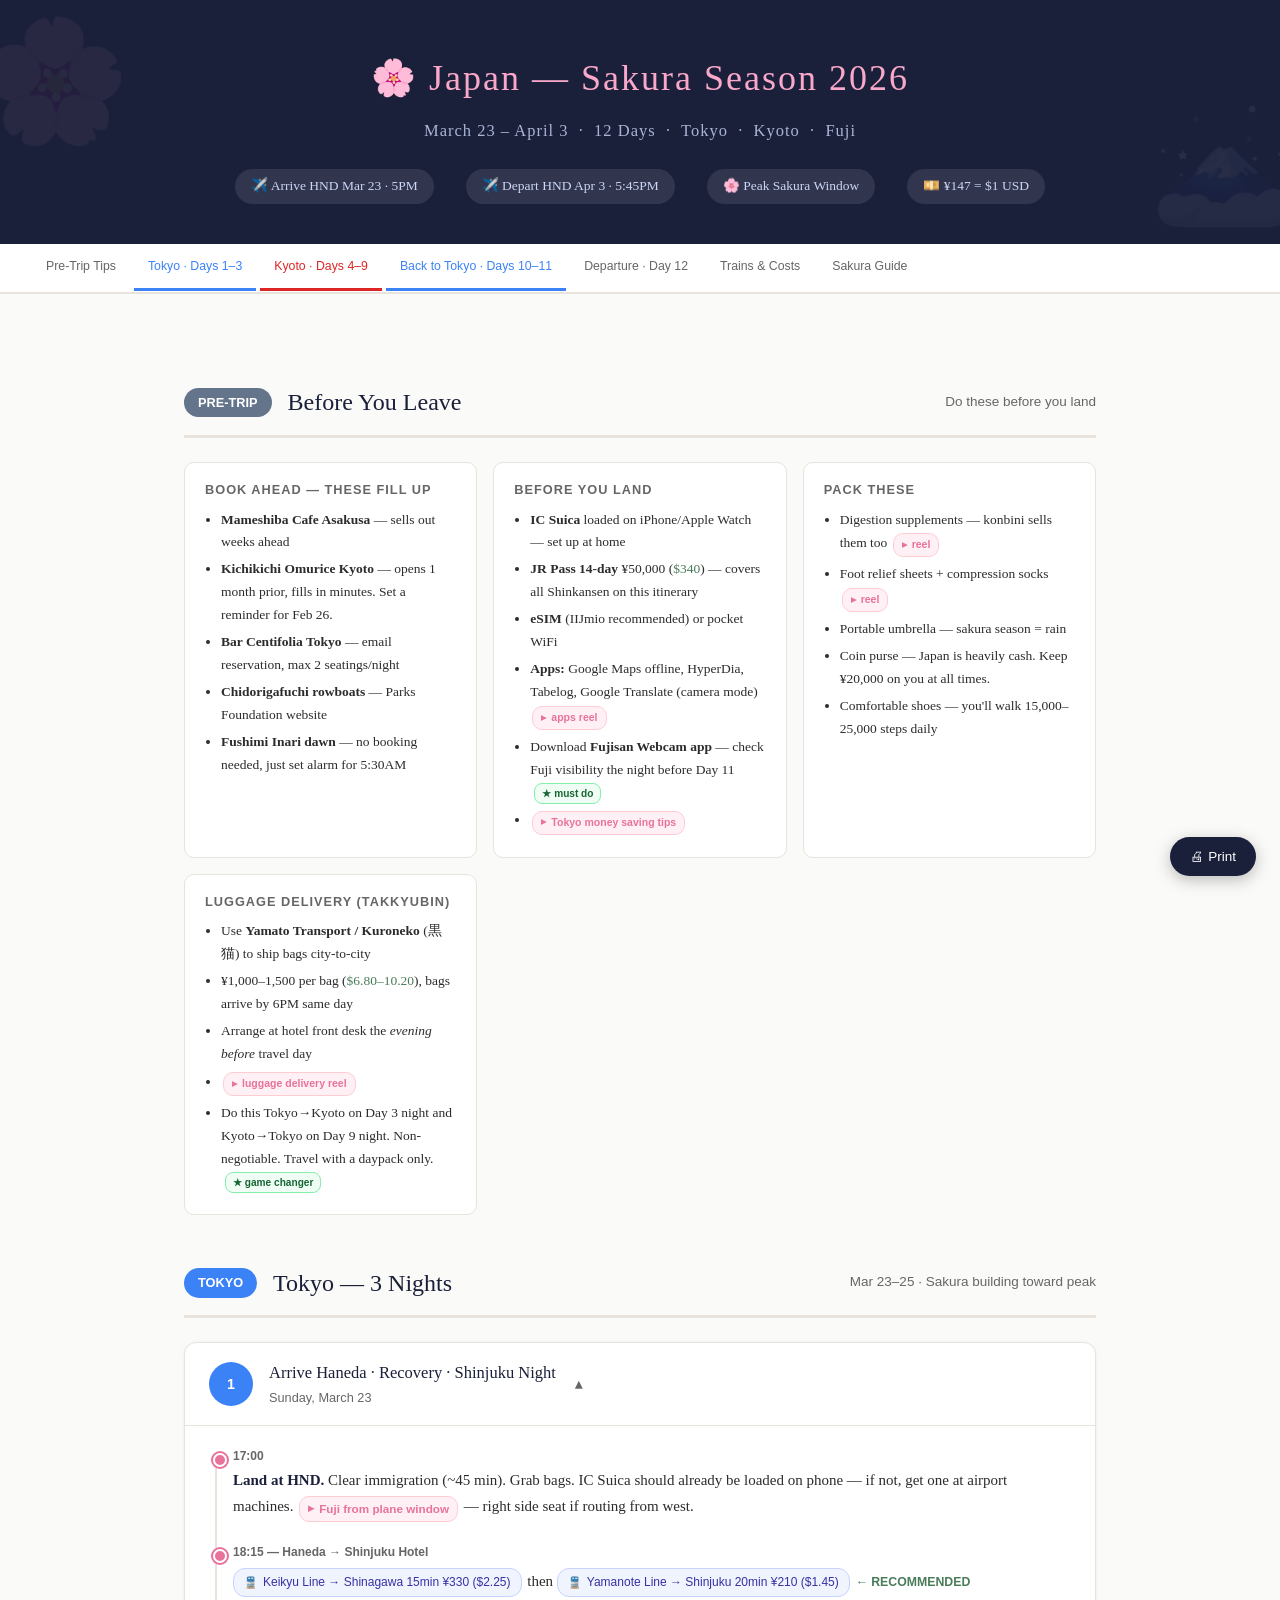
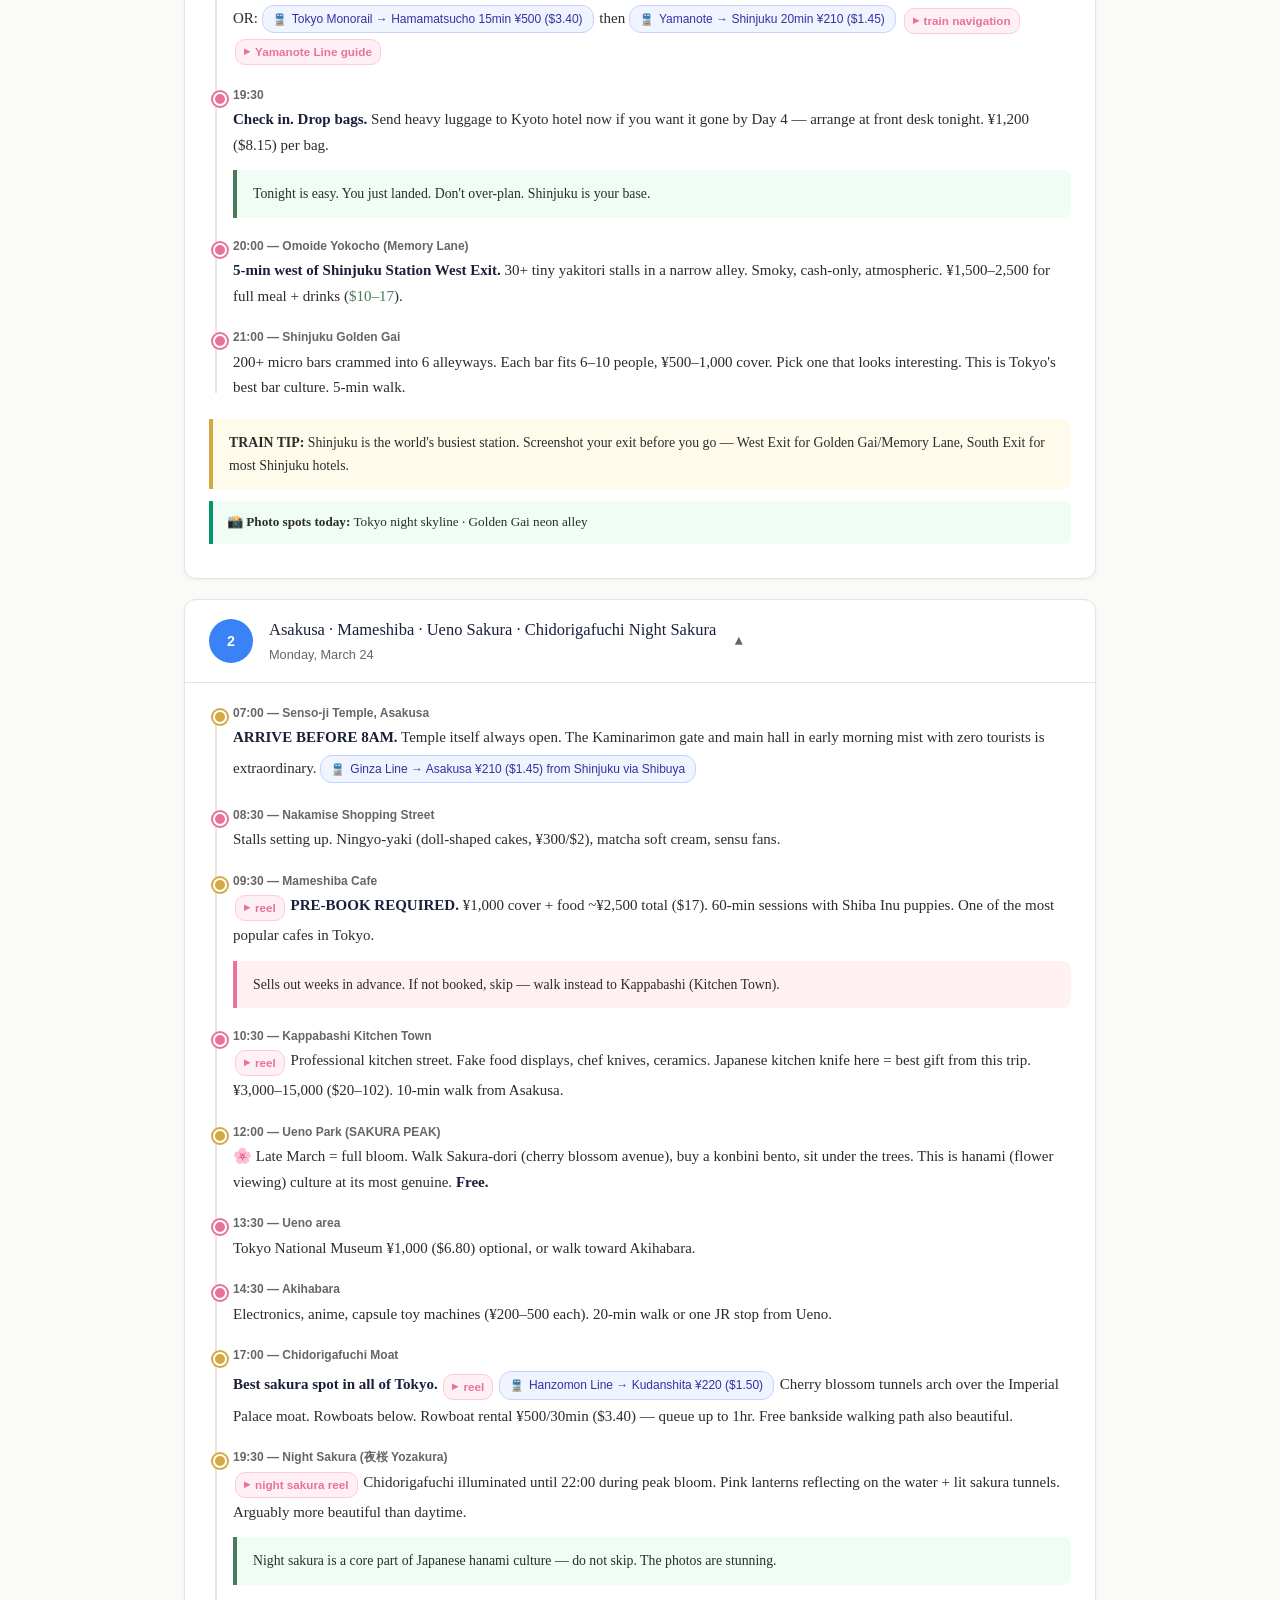
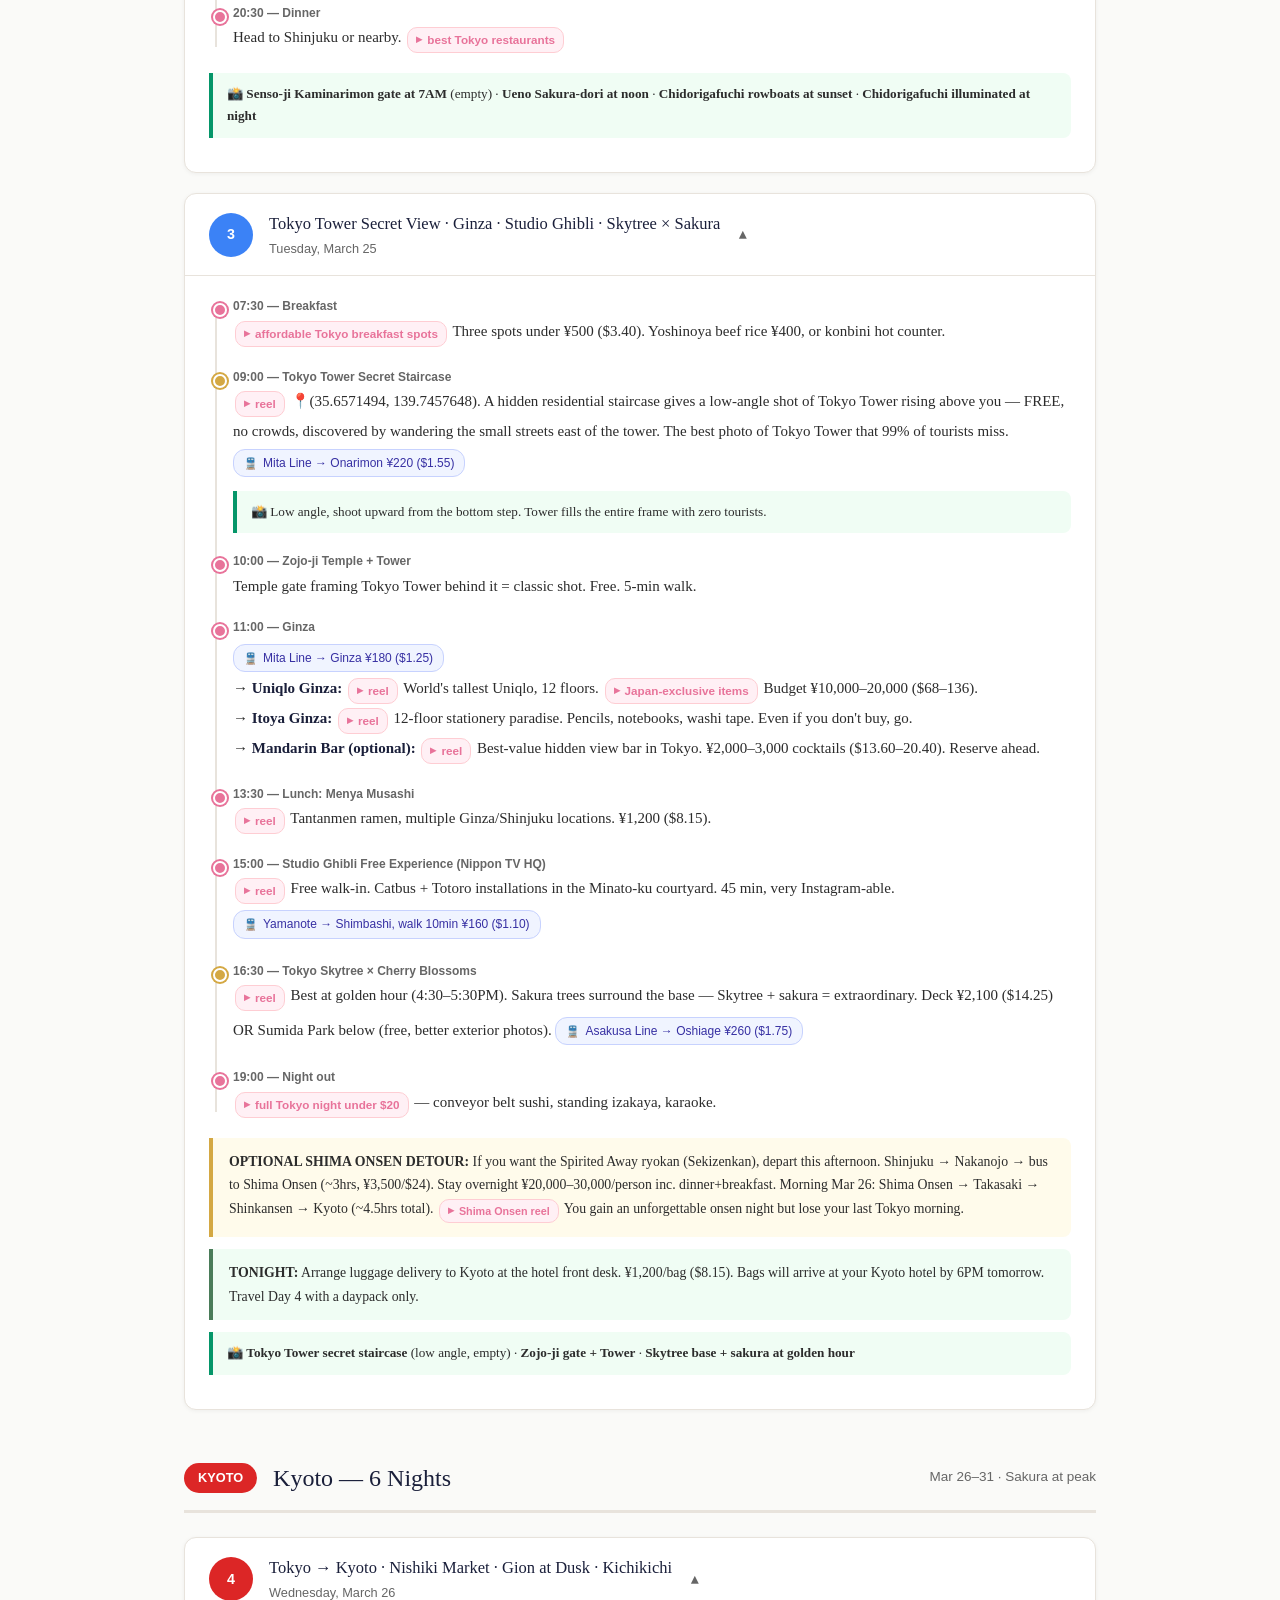
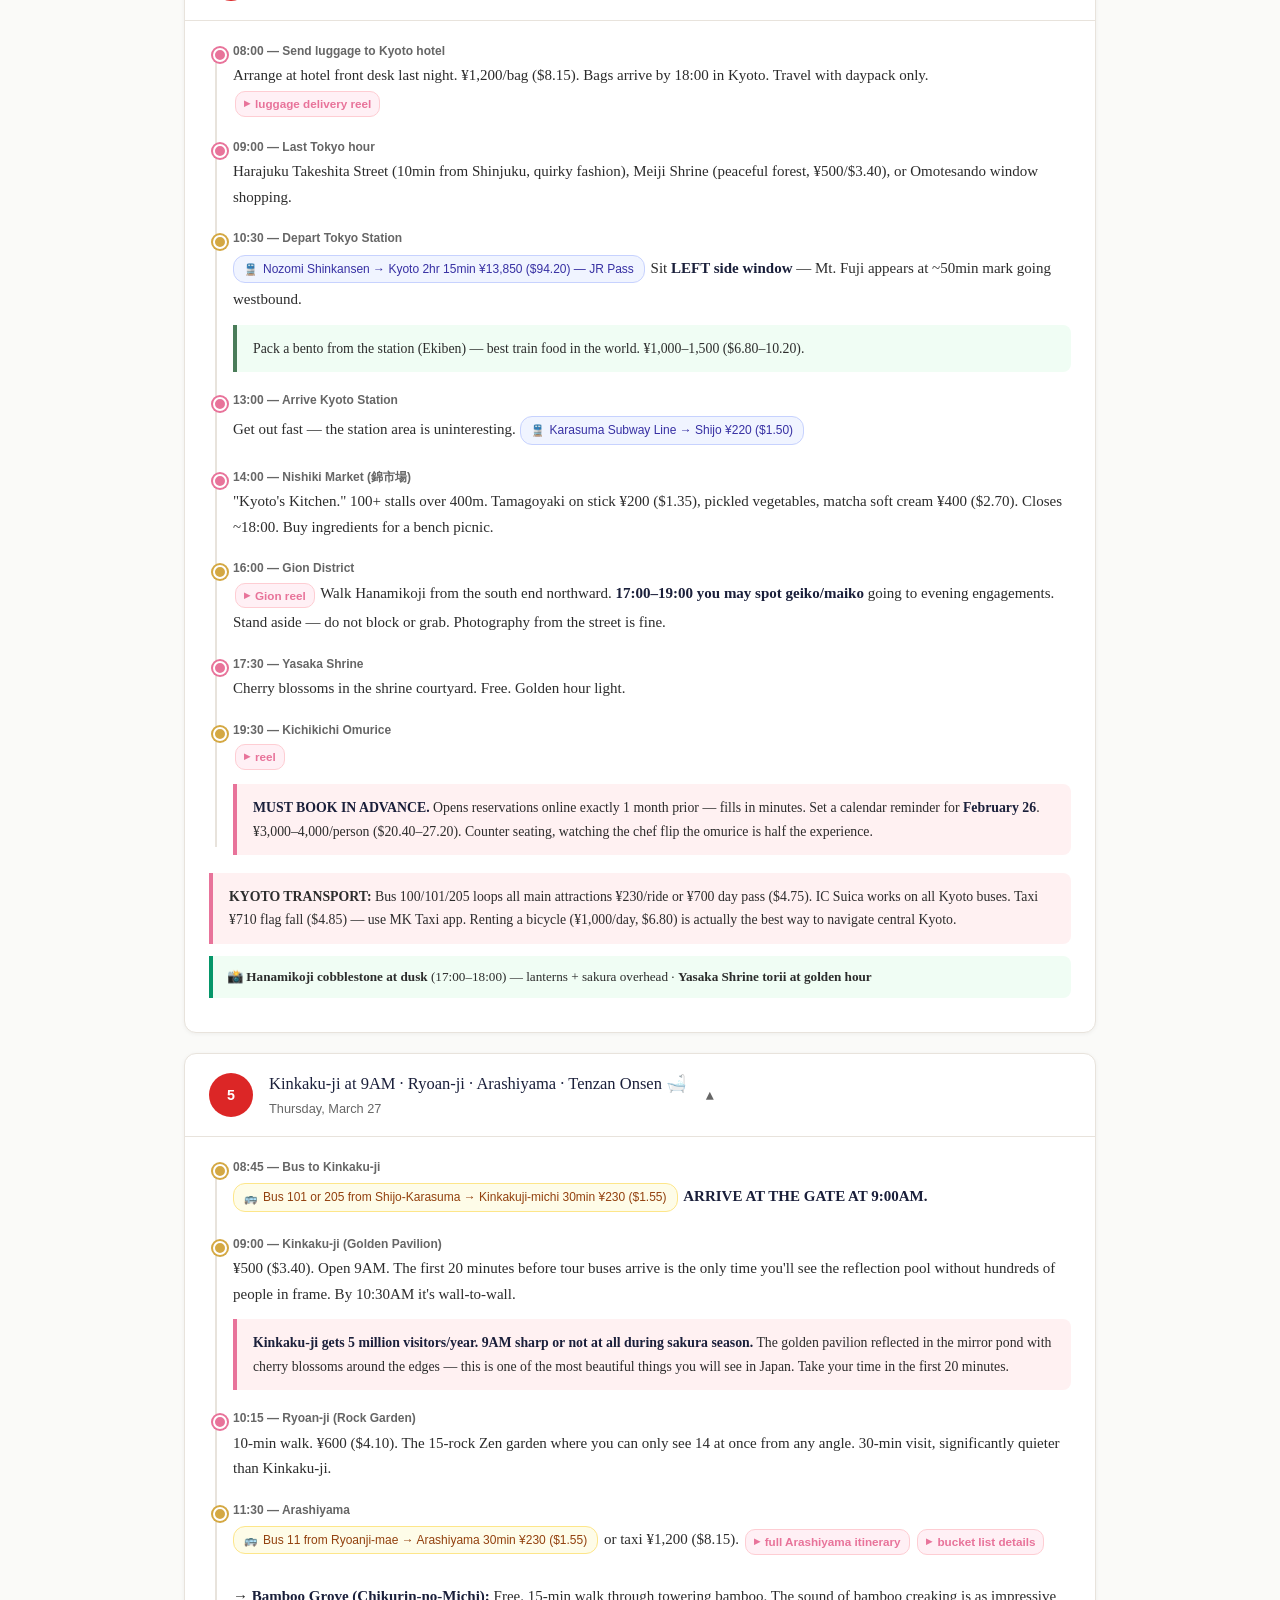
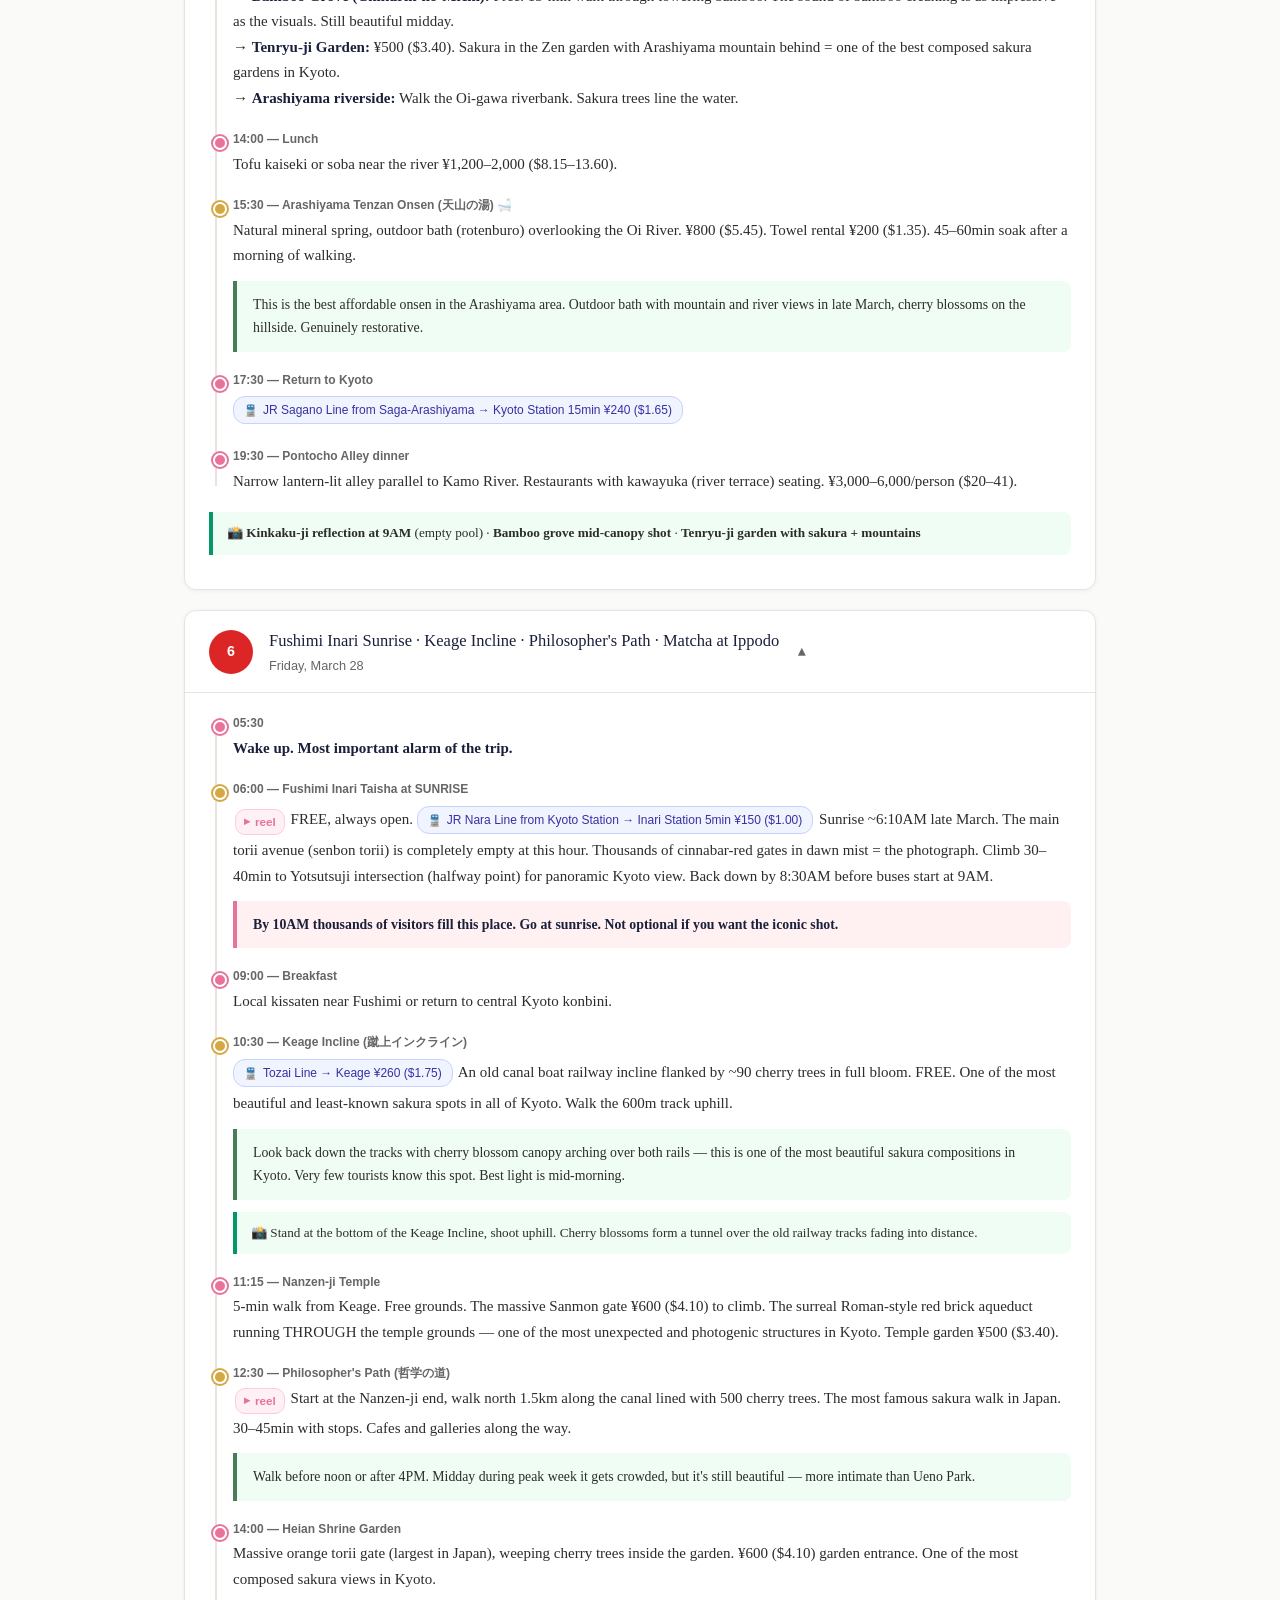
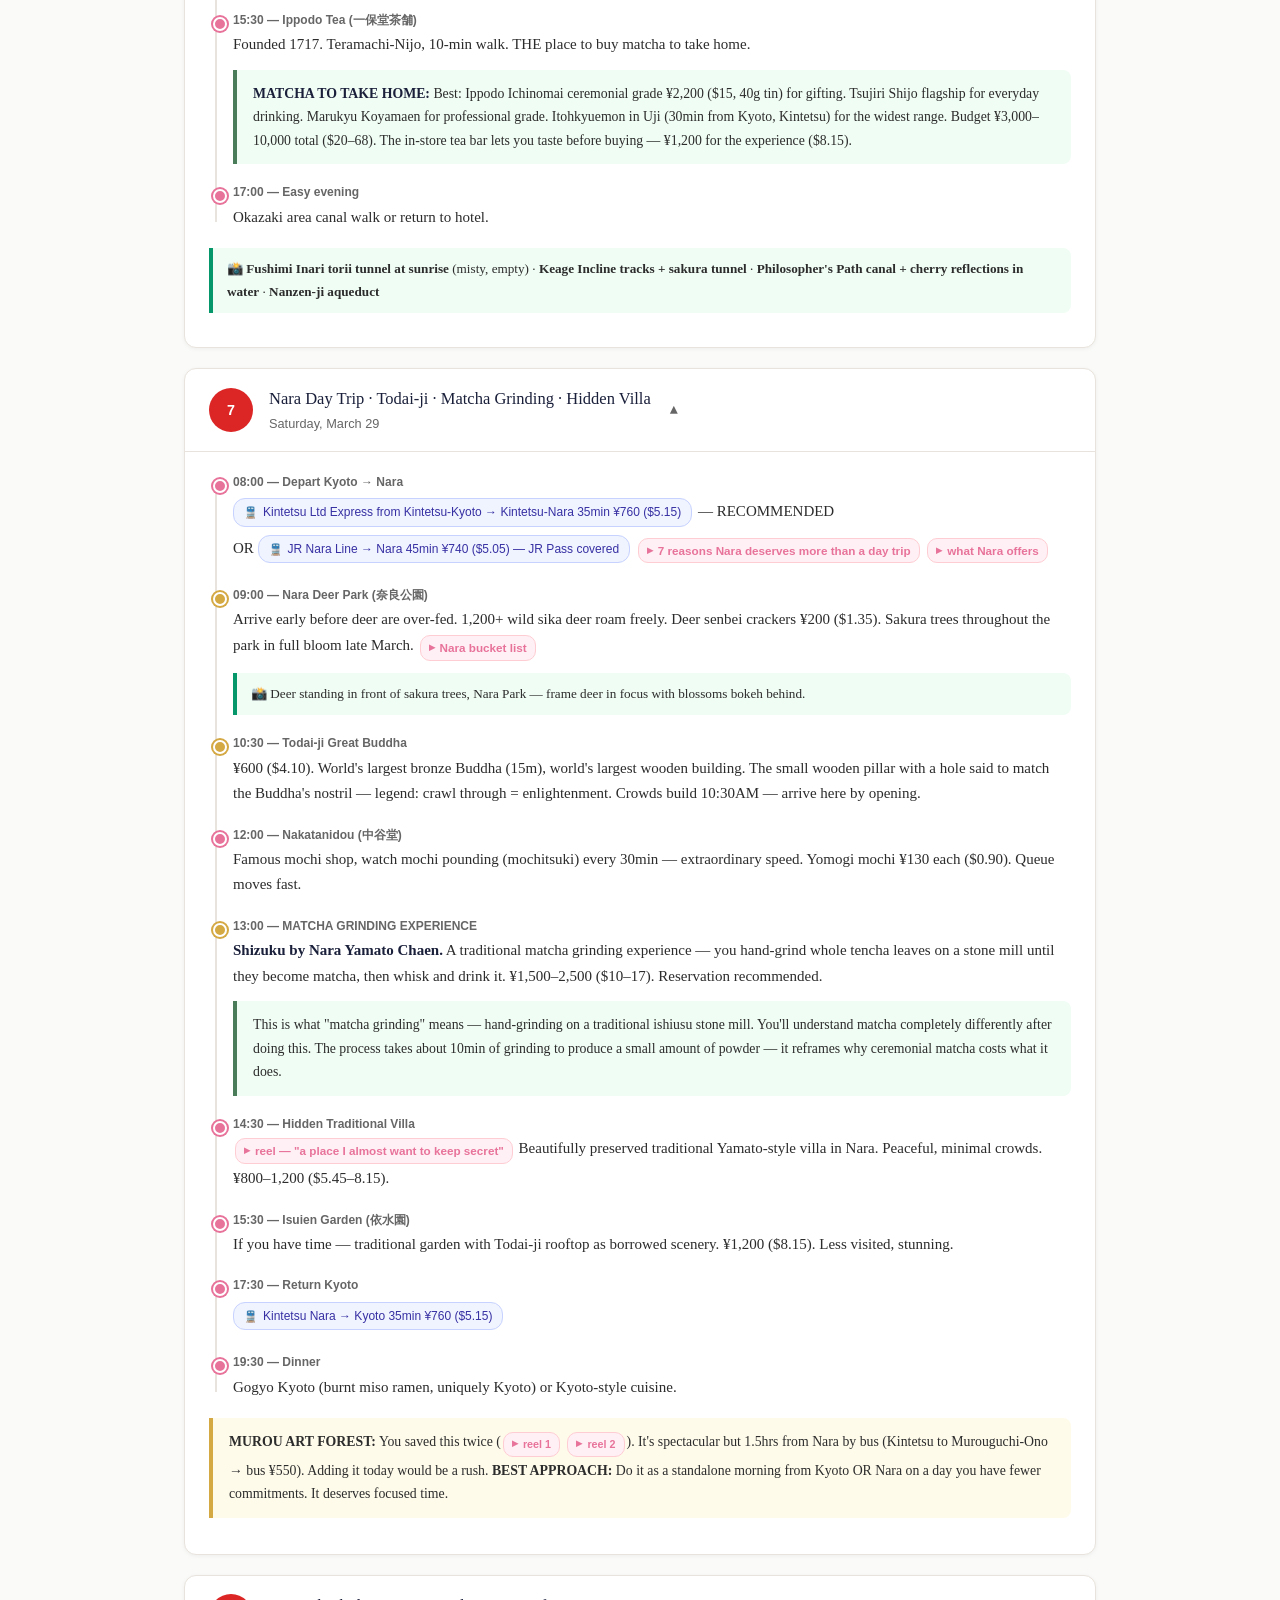
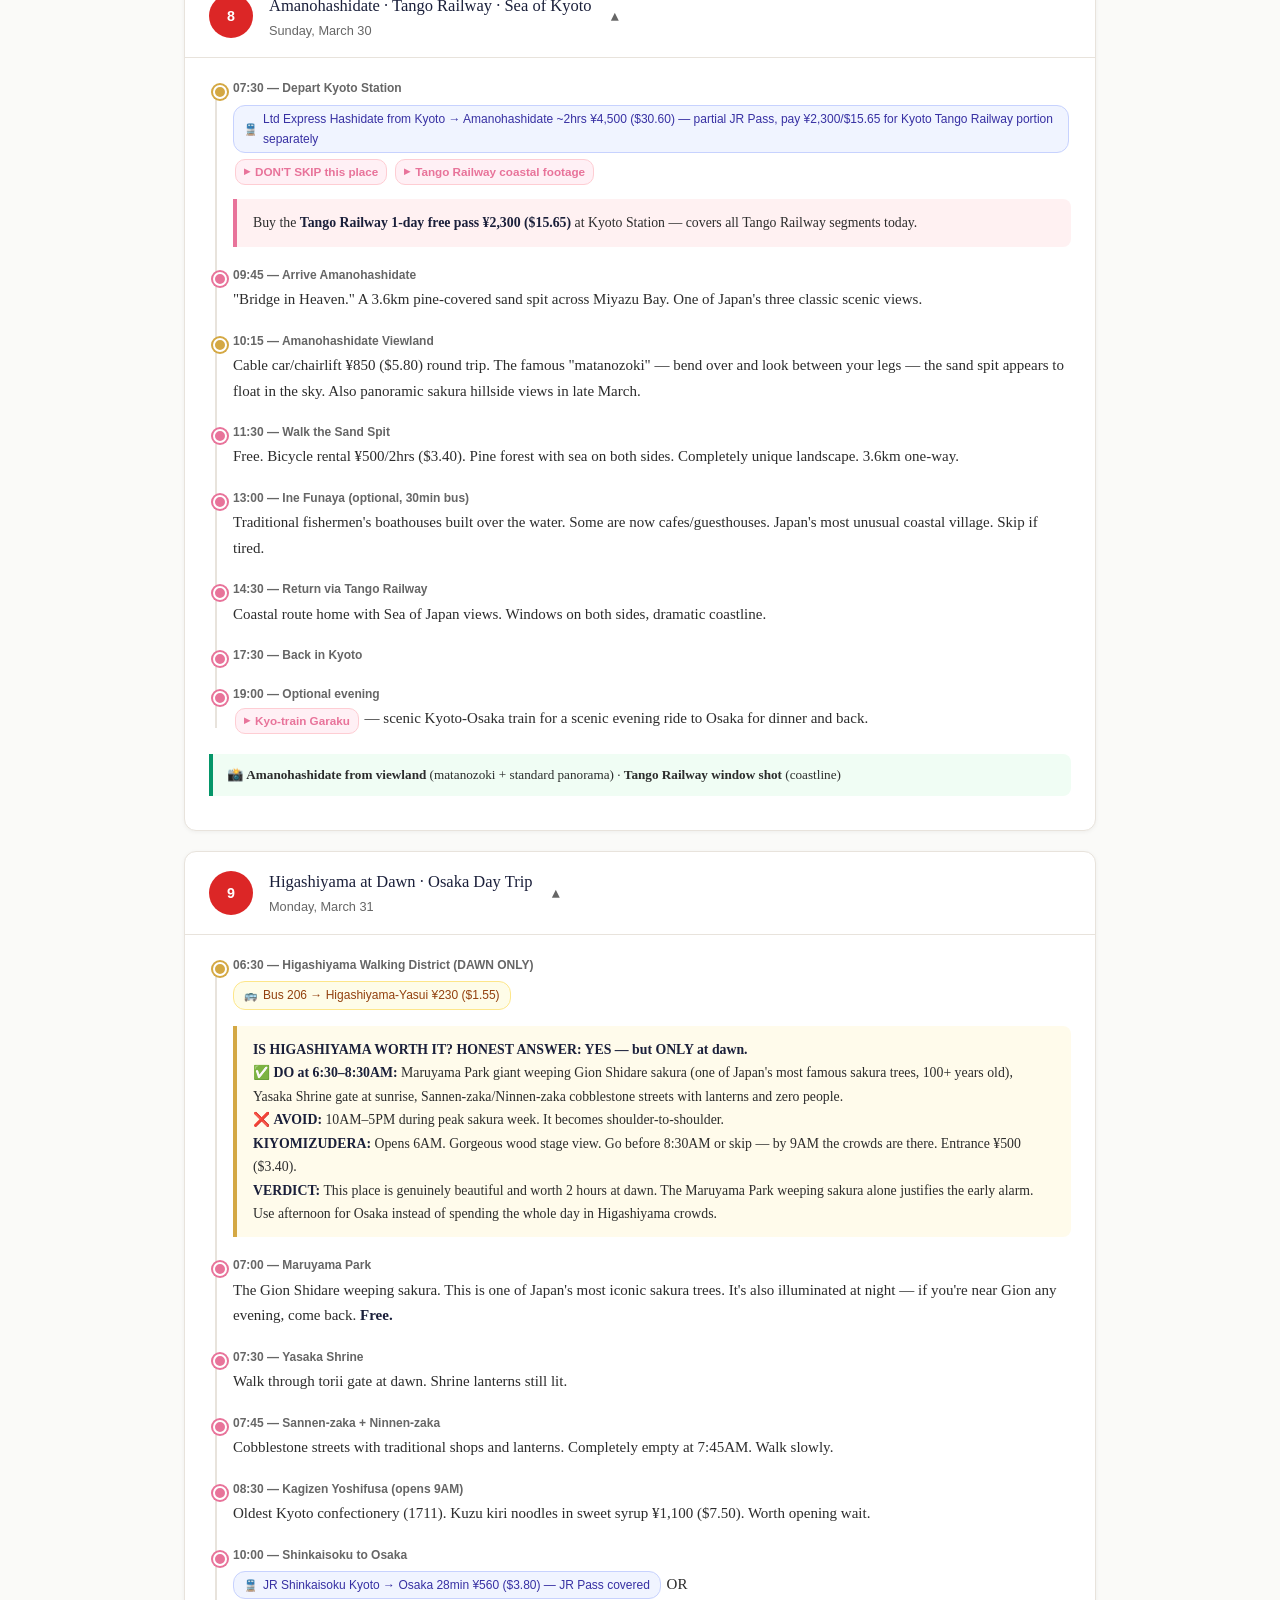
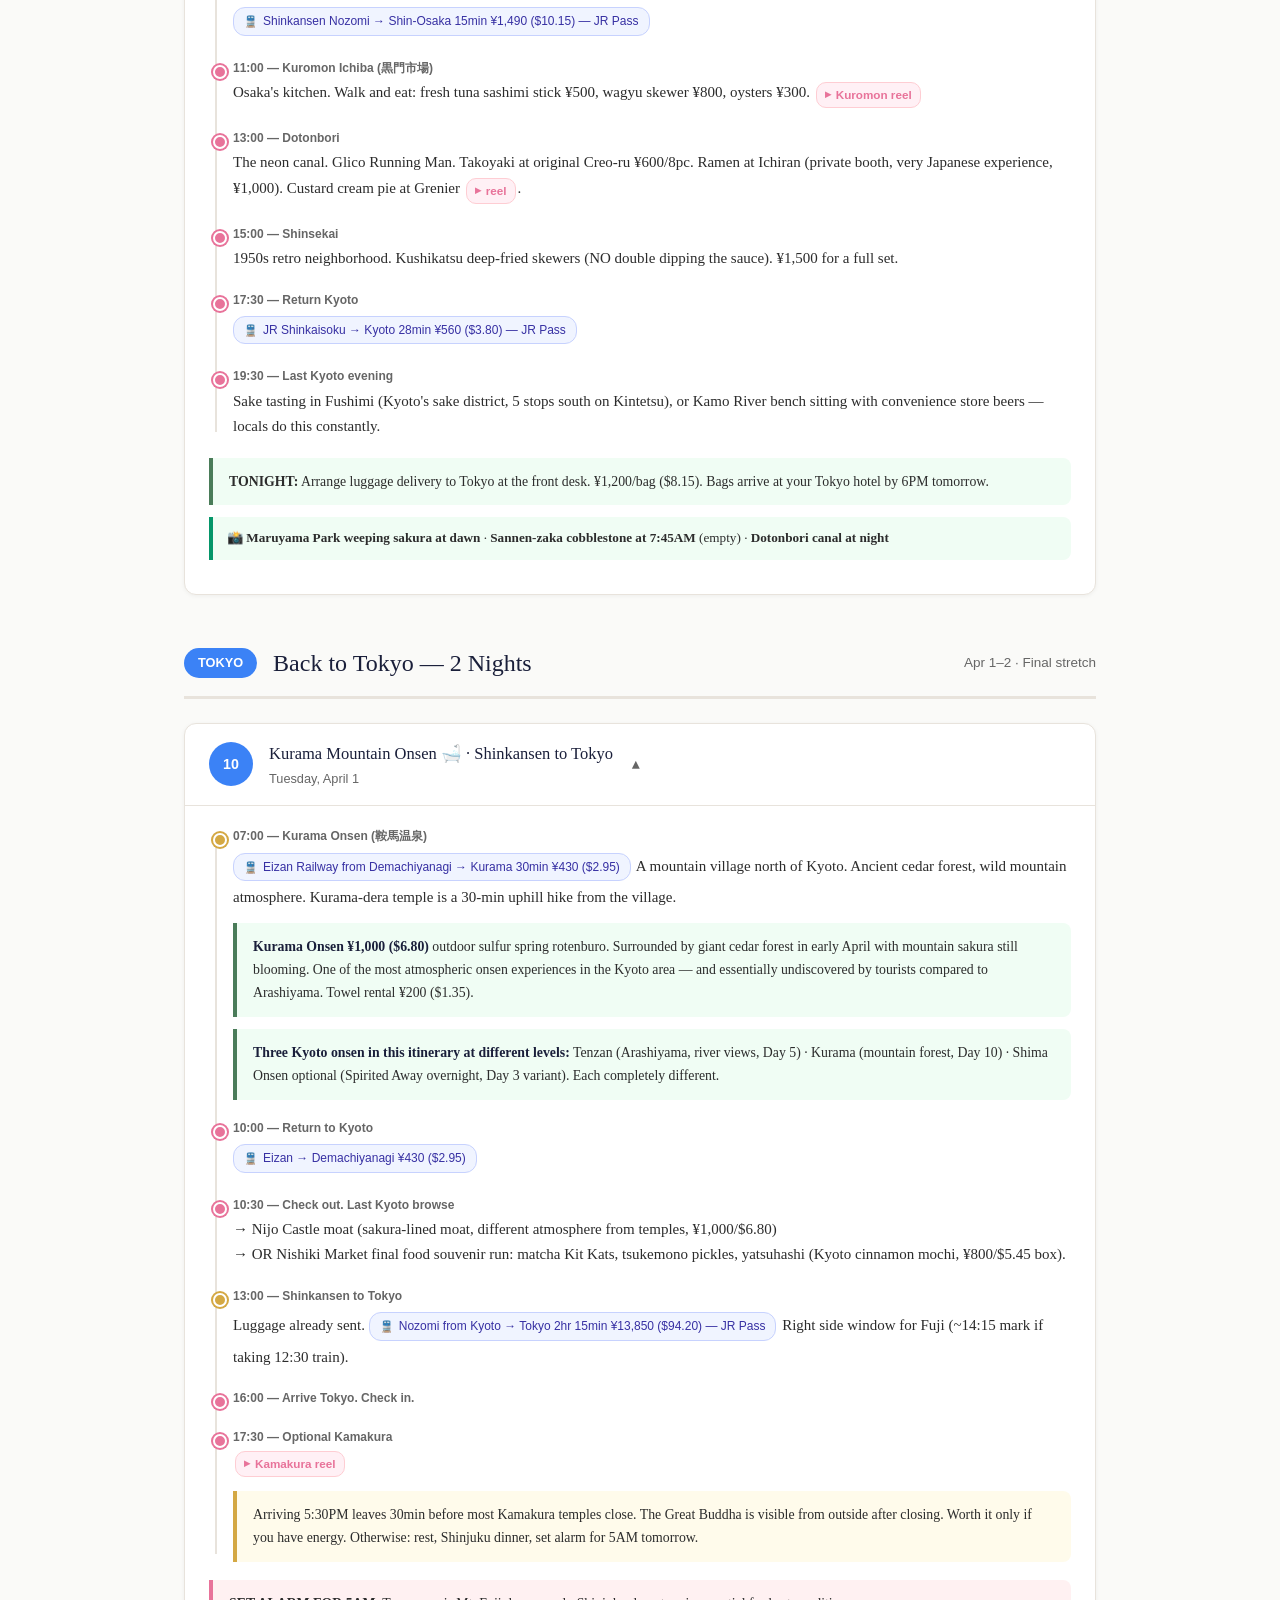
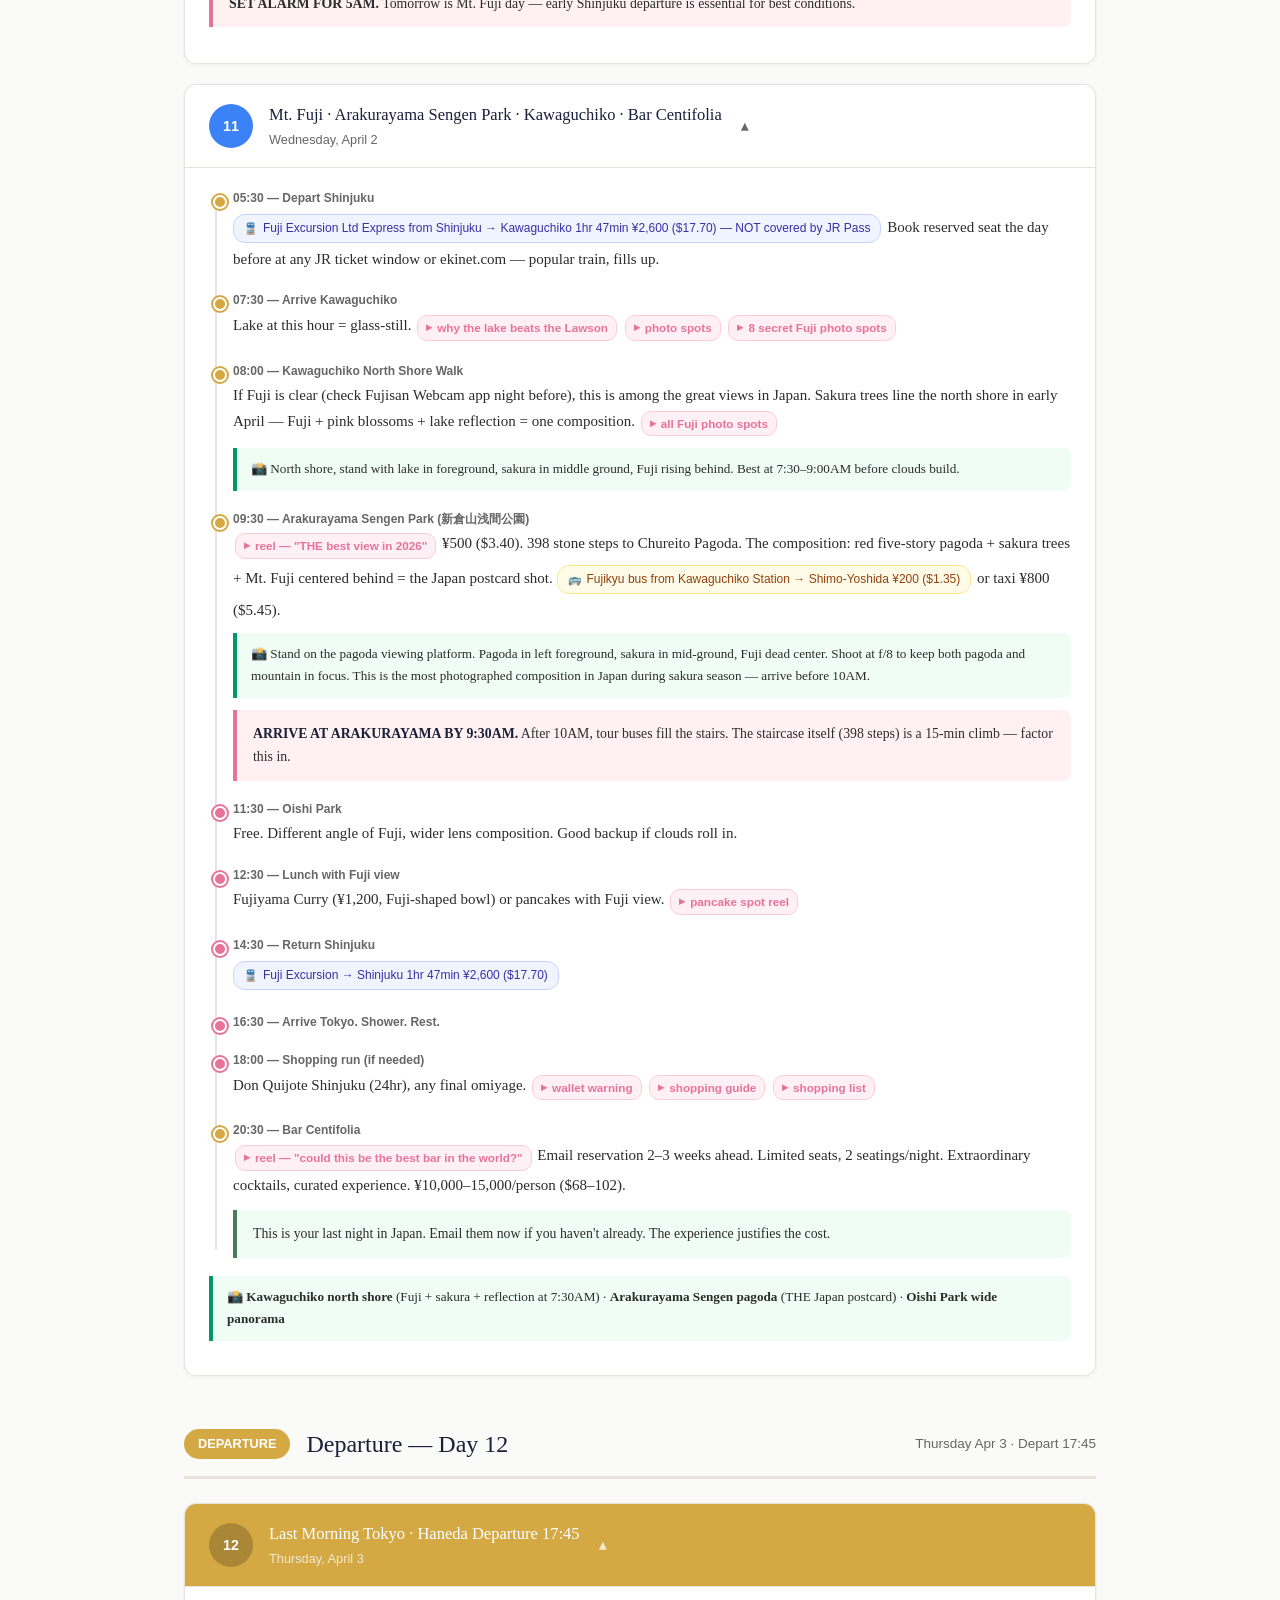
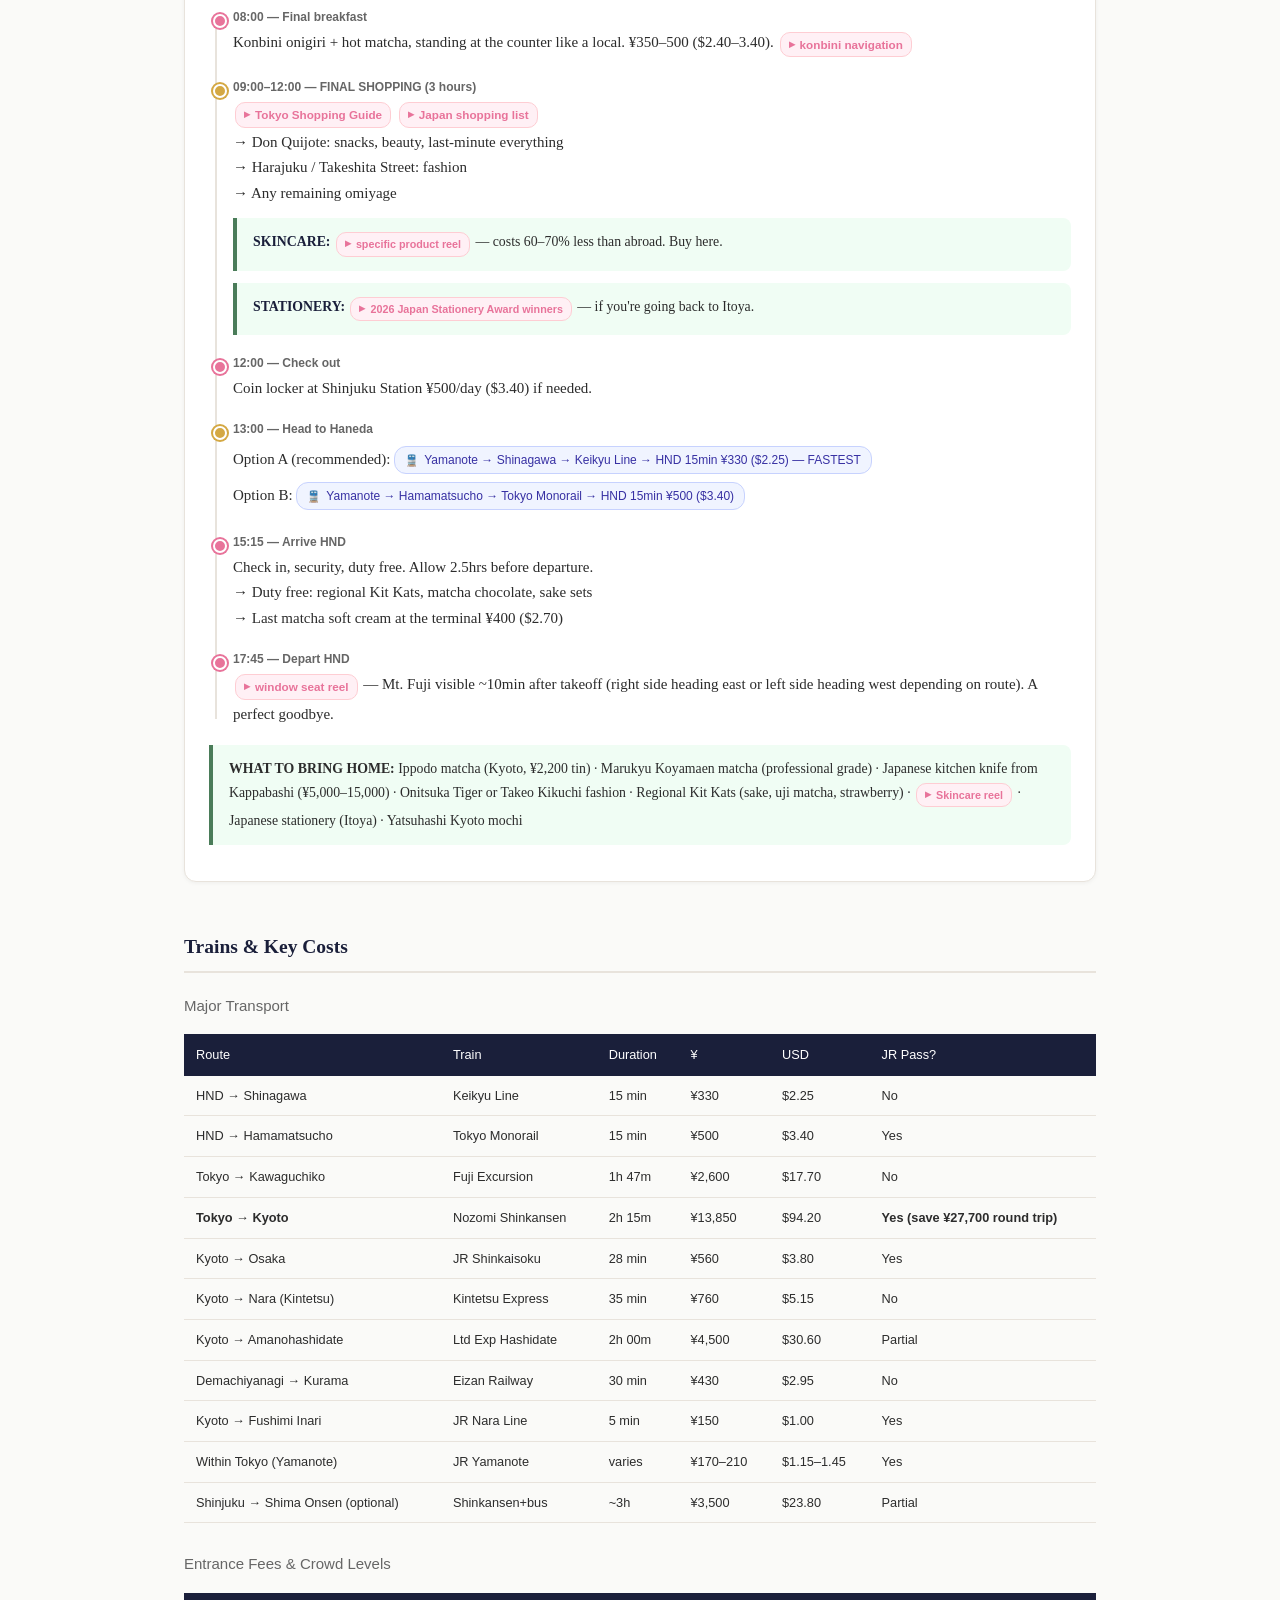
<file: itinerary/amanohashidate-itinerary.html>
<!DOCTYPE html>
<html lang="en">
<head>
<meta charset="UTF-8">
<meta name="viewport" content="width=device-width, initial-scale=1.0">
<title>Amanohashidate Itinerary — Japan Sakura Season 2026 · Mar 23 – Apr 3</title>
<style>
  :root {
    --sakura: #f9a8c9;
    --sakura-dark: #e8739a;
    --navy: #1a1f3a;
    --navy-light: #252d52;
    --gold: #d4a843;
    --green: #4a7c59;
    --text: #2c2c2c;
    --text-light: #666;
    --bg: #fafaf8;
    --card: #ffffff;
    --border: #e8e3dc;
    --tokyo: #3b82f6;
    --kyoto: #dc2626;
    --osaka: #ea580c;
    --fuji: #7c3aed;
  }
  * { box-sizing: border-box; margin: 0; padding: 0; }
  body { font-family: 'Georgia', serif; background: var(--bg); color: var(--text); line-height: 1.7; font-size: 15px; }

  /* HEADER */
  header {
    background: var(--navy);
    color: white;
    padding: 48px 32px 40px;
    text-align: center;
    position: relative;
    overflow: hidden;
  }
  header::before {
    content: '🌸';
    position: absolute; font-size: 120px; opacity: 0.06; top: -20px; left: -20px;
  }
  header::after {
    content: '🗻';
    position: absolute; font-size: 120px; opacity: 0.06; bottom: -20px; right: -20px;
  }
  header h1 { font-size: 2.4em; font-weight: normal; letter-spacing: 2px; color: var(--sakura); }
  header .subtitle { color: #aab4d4; font-size: 1.1em; margin-top: 8px; letter-spacing: 1px; }
  header .meta { display: flex; justify-content: center; gap: 32px; margin-top: 24px; flex-wrap: wrap; }
  header .meta span { background: rgba(255,255,255,0.1); padding: 6px 16px; border-radius: 20px; font-size: 0.9em; color: #ccd6f6; }

  /* NAV */
  nav {
    background: white;
    border-bottom: 2px solid var(--border);
    padding: 0 32px;
    position: sticky;
    top: 0;
    z-index: 100;
    display: flex;
    gap: 4px;
    overflow-x: auto;
    scrollbar-width: none;
  }
  nav::-webkit-scrollbar { display: none; }
  nav a {
    display: inline-block;
    padding: 12px 14px;
    text-decoration: none;
    color: var(--text-light);
    font-size: 0.82em;
    white-space: nowrap;
    border-bottom: 3px solid transparent;
    font-family: sans-serif;
    transition: all 0.2s;
  }
  nav a:hover { color: var(--navy); border-bottom-color: var(--sakura-dark); }
  nav a.tokyo { border-bottom-color: var(--tokyo); color: var(--tokyo); }
  nav a.kyoto { border-bottom-color: var(--kyoto); color: var(--kyoto); }
  nav a.osaka { border-bottom-color: var(--osaka); color: var(--osaka); }
  nav a.fuji  { border-bottom-color: var(--fuji); color: var(--fuji); }

  /* MAIN */
  main { max-width: 960px; margin: 0 auto; padding: 40px 24px 80px; }

  /* SECTION HEADERS */
  .region-header {
    display: flex; align-items: center; gap: 16px;
    margin: 48px 0 24px;
    padding-bottom: 12px;
    border-bottom: 3px solid var(--border);
  }
  .region-header .badge {
    padding: 4px 14px; border-radius: 20px; color: white; font-size: 0.85em;
    font-family: sans-serif; font-weight: 600; white-space: nowrap;
  }
  .region-header h2 { font-size: 1.6em; font-weight: normal; color: var(--navy); }
  .region-header .nights { color: var(--text-light); font-family: sans-serif; font-size: 0.9em; margin-left: auto; }

  /* DAY CARD */
  .day {
    background: var(--card);
    border: 1px solid var(--border);
    border-radius: 12px;
    margin-bottom: 20px;
    overflow: hidden;
    box-shadow: 0 1px 4px rgba(0,0,0,0.05);
  }
  .day-header {
    display: flex; align-items: center; gap: 16px;
    padding: 16px 24px;
    border-bottom: 1px solid var(--border);
    cursor: pointer;
    user-select: none;
  }
  .day-number {
    width: 44px; height: 44px; border-radius: 50%;
    display: flex; align-items: center; justify-content: center;
    color: white; font-family: sans-serif; font-weight: 700; font-size: 0.95em;
    flex-shrink: 0;
  }
  .day-header h3 { font-size: 1.1em; font-weight: normal; color: var(--navy); flex: 1; }
  .day-header .date { font-family: sans-serif; font-size: 0.85em; color: var(--text-light); }
  .day-header .chevron { color: var(--text-light); font-size: 0.9em; transition: transform 0.2s; }
  .day.open .chevron { transform: rotate(180deg); }
  .day-body { padding: 20px 24px 24px; display: none; }
  .day.open .day-body { display: block; }

  /* TIMELINE */
  .timeline { list-style: none; position: relative; padding-left: 24px; }
  .timeline::before {
    content: ''; position: absolute; left: 6px; top: 8px; bottom: 8px;
    width: 2px; background: var(--border);
  }
  .timeline li { position: relative; margin-bottom: 18px; }
  .timeline li::before {
    content: ''; position: absolute; left: -20px; top: 7px;
    width: 10px; height: 10px; border-radius: 50%;
    background: var(--sakura-dark); border: 2px solid white;
    box-shadow: 0 0 0 2px var(--sakura-dark);
  }
  .timeline li.alert::before { background: var(--gold); box-shadow: 0 0 0 2px var(--gold); }
  .time { font-family: sans-serif; font-size: 0.8em; color: var(--text-light); font-weight: 600; margin-bottom: 2px; }
  .timeline li strong { color: var(--navy); }

  /* TRAIN PILL */
  .train {
    display: inline-flex; align-items: center; gap: 6px;
    background: #f0f4ff; border: 1px solid #c7d2fe;
    color: #3730a3; padding: 3px 10px; border-radius: 12px;
    font-family: sans-serif; font-size: 0.8em; font-weight: 500; margin: 4px 2px 4px 0;
  }
  .train::before { content: '🚆'; font-size: 0.9em; }

  /* BUS PILL */
  .bus {
    display: inline-flex; align-items: center; gap: 6px;
    background: #fefce8; border: 1px solid #fde68a;
    color: #92400e; padding: 3px 10px; border-radius: 12px;
    font-family: sans-serif; font-size: 0.8em; font-weight: 500; margin: 4px 2px 4px 0;
  }
  .bus::before { content: '🚌'; font-size: 0.9em; }

  /* REEL LINK */
  a.reel {
    display: inline-flex; align-items: center; gap: 5px;
    color: var(--sakura-dark); text-decoration: none;
    font-family: sans-serif; font-size: 0.78em; font-weight: 600;
    background: #fff0f5; border: 1px solid #fecdd3;
    padding: 2px 8px; border-radius: 10px; margin: 2px;
    white-space: nowrap;
    transition: background 0.15s;
  }
  a.reel:hover { background: #ffe4eb; }
  a.reel::before { content: '▶'; font-size: 0.7em; }

  /* CALLOUT */
  .callout {
    background: #fffbeb; border-left: 4px solid var(--gold);
    padding: 12px 16px; border-radius: 0 8px 8px 0; margin: 12px 0;
    font-size: 0.92em;
  }
  .callout.warn { background: #fff1f2; border-color: var(--sakura-dark); }
  .callout.tip { background: #f0fdf4; border-color: var(--green); }

  /* PHOTO SPOT */
  .photo-spot {
    background: #f0fdf4; border-left: 4px solid #059669;
    padding: 10px 14px; border-radius: 0 8px 8px 0; margin: 10px 0;
    font-size: 0.88em;
  }

  /* TABLES */
  .table-wrap { overflow-x: auto; margin: 16px 0; }
  table { width: 100%; border-collapse: collapse; font-family: sans-serif; font-size: 0.85em; }
  th { background: var(--navy); color: white; padding: 10px 12px; text-align: left; font-weight: 500; }
  td { padding: 9px 12px; border-bottom: 1px solid var(--border); }
  tr:hover td { background: #f8f9ff; }
  td .yen { color: var(--text-light); }
  td .usd { color: var(--green); font-weight: 600; }

  /* PRE-TRIP */
  .pretip-grid { display: grid; grid-template-columns: repeat(auto-fit, minmax(260px, 1fr)); gap: 16px; margin-top: 16px; }
  .pretip-card {
    background: var(--card); border: 1px solid var(--border); border-radius: 10px; padding: 16px 20px;
  }
  .pretip-card h4 { font-family: sans-serif; font-size: 0.85em; text-transform: uppercase; letter-spacing: 1px; color: var(--text-light); margin-bottom: 8px; }
  .pretip-card ul { padding-left: 16px; font-size: 0.9em; }
  .pretip-card li { margin-bottom: 4px; }
  .my-tip { display: inline-block; background: #f0fdf4; border: 1px solid #86efac; color: #166534; font-family: sans-serif; font-size: 0.75em; padding: 1px 7px; border-radius: 8px; margin-left: 4px; font-weight: 600; vertical-align: middle; }
  .my-tip::before { content: '★ '; }

  /* REFERENCE TABLES SECTION */
  .ref-section { margin-top: 48px; }
  .ref-section h2 { font-size: 1.3em; color: var(--navy); margin-bottom: 16px; padding-bottom: 8px; border-bottom: 2px solid var(--border); }

  /* PRINT BUTTON */
  .print-btn {
    position: fixed; bottom: 24px; right: 24px;
    background: var(--navy); color: white;
    border: none; padding: 12px 20px; border-radius: 28px;
    font-family: sans-serif; font-size: 0.9em; cursor: pointer;
    box-shadow: 0 4px 16px rgba(0,0,0,0.25);
    z-index: 200;
    transition: background 0.2s;
  }
  .print-btn:hover { background: var(--sakura-dark); }

  /* FOOTER LEGEND */
  .footer-legend {
    text-align: center; padding: 32px 24px 16px;
    font-family: sans-serif; font-size: 0.8em; color: var(--text-light);
    border-top: 1px solid var(--border); margin-top: 40px;
  }

  /* PRINT */
  @media print {
    .print-btn, nav { display: none !important; }
    .day-body { display: block !important; }
    .day { box-shadow: none; page-break-inside: avoid; }
    header { background: #1a1f3a !important; -webkit-print-color-adjust: exact; print-color-adjust: exact; }
    body { font-size: 12px; }
    main { padding: 0; }
  }

  /* MOBILE */
  @media (max-width: 600px) {
    header h1 { font-size: 1.7em; }
    .region-header h2 { font-size: 1.3em; }
    .day-header { padding: 12px 16px; }
    .day-body { padding: 14px 16px 18px; }
  }
</style>
</head>
<body>

<header>
  <h1>🌸 Japan — Sakura Season 2026</h1>
  <div class="subtitle">March 23 – April 3 &nbsp;·&nbsp; 12 Days &nbsp;·&nbsp; Tokyo &nbsp;·&nbsp; Kyoto &nbsp;·&nbsp; Fuji</div>
  <div class="meta">
    <span>✈️ Arrive HND Mar 23 · 5PM</span>
    <span>✈️ Depart HND Apr 3 · 5:45PM</span>
    <span>🌸 Peak Sakura Window</span>
    <span>💴 ¥147 = $1 USD</span>
  </div>
</header>

<nav>
  <a href="#pretour">Pre-Trip Tips</a>
  <a href="#tokyo" class="tokyo">Tokyo · Days 1–3</a>
  <a href="#kyoto" class="kyoto">Kyoto · Days 4–9</a>
  <a href="#back-tokyo" class="tokyo">Back to Tokyo · Days 10–11</a>
  <a href="#departure">Departure · Day 12</a>
  <a href="#trains">Trains &amp; Costs</a>
  <a href="#timing">Sakura Guide</a>
</nav>

<main>

<!-- ===================== PRE-TRIP ===================== -->
<section id="pretour">
  <div class="region-header">
    <span class="badge" style="background:#64748b">PRE-TRIP</span>
    <h2>Before You Leave</h2>
    <span class="nights">Do these before you land</span>
  </div>

  <div class="pretip-grid">

    <div class="pretip-card">
      <h4>Book Ahead — These Fill Up</h4>
      <ul>
        <li><strong>Mameshiba Cafe Asakusa</strong> — sells out weeks ahead</li>
        <li><strong>Kichikichi Omurice Kyoto</strong> — opens 1 month prior, fills in minutes. Set a reminder for Feb 26.</li>
        <li><strong>Bar Centifolia Tokyo</strong> — email reservation, max 2 seatings/night</li>
        <li><strong>Chidorigafuchi rowboats</strong> — Parks Foundation website</li>
        <li><strong>Fushimi Inari dawn</strong> — no booking needed, just set alarm for 5:30AM</li>
      </ul>
    </div>

    <div class="pretip-card">
      <h4>Before You Land</h4>
      <ul>
        <li><strong>IC Suica</strong> loaded on iPhone/Apple Watch — set up at home</li>
        <li><strong>JR Pass 14-day</strong> ¥50,000 (<span style="color:var(--green)">$340</span>) — covers all Shinkansen on this itinerary</li>
        <li><strong>eSIM</strong> (IIJmio recommended) or pocket WiFi</li>
        <li><strong>Apps:</strong> Google Maps offline, HyperDia, Tabelog, Google Translate (camera mode) <a class="reel" href="https://www.instagram.com/reel/DU3D-cXkl2D/" target="_blank">apps reel</a></li>
        <li>Download <strong>Fujisan Webcam app</strong> — check Fuji visibility the night before Day 11 <span class="my-tip">must do</span></li>
        <li><a class="reel" href="https://www.instagram.com/reel/C4-dgV9talH/" target="_blank">Tokyo money saving tips</a></li>
      </ul>
    </div>

    <div class="pretip-card">
      <h4>Pack These</h4>
      <ul>
        <li>Digestion supplements — konbini sells them too <a class="reel" href="https://www.instagram.com/reel/DOyAws0k3Mf/" target="_blank">reel</a></li>
        <li>Foot relief sheets + compression socks <a class="reel" href="https://www.instagram.com/reel/DVSMMjKDz16/" target="_blank">reel</a></li>
        <li>Portable umbrella — sakura season = rain</li>
        <li>Coin purse — Japan is heavily cash. Keep ¥20,000 on you at all times.</li>
        <li>Comfortable shoes — you'll walk 15,000–25,000 steps daily</li>
      </ul>
    </div>

    <div class="pretip-card">
      <h4>Luggage Delivery (Takkyubin)</h4>
      <ul>
        <li>Use <strong>Yamato Transport / Kuroneko</strong> (黒猫) to ship bags city-to-city</li>
        <li>¥1,000–1,500 per bag (<span style="color:var(--green)">$6.80–10.20</span>), bags arrive by 6PM same day</li>
        <li>Arrange at hotel front desk the <em>evening before</em> travel day</li>
        <li><a class="reel" href="https://www.instagram.com/reel/DBJQvd5hpUm/" target="_blank">luggage delivery reel</a></li>
        <li>Do this Tokyo→Kyoto on Day 3 night and Kyoto→Tokyo on Day 9 night. Non-negotiable. Travel with a daypack only. <span class="my-tip">game changer</span></li>
      </ul>
    </div>

  </div>
</section>

<!-- ===================== TOKYO ===================== -->
<section id="tokyo">
  <div class="region-header">
    <span class="badge" style="background:var(--tokyo)">TOKYO</span>
    <h2>Tokyo — 3 Nights</h2>
    <span class="nights">Mar 23–25 · Sakura building toward peak</span>
  </div>

  <!-- DAY 1 -->
  <div class="day open" id="day1">
    <div class="day-header" onclick="toggle(this)">
      <div class="day-number" style="background:var(--tokyo)">1</div>
      <div>
        <h3>Arrive Haneda · Recovery · Shinjuku Night</h3>
        <div class="date">Sunday, March 23</div>
      </div>
      <span class="chevron">▼</span>
    </div>
    <div class="day-body">
      <ul class="timeline">
        <li>
          <div class="time">17:00</div>
          <strong>Land at HND.</strong> Clear immigration (~45 min). Grab bags. IC Suica should already be loaded on phone — if not, get one at airport machines.
          <a class="reel" href="https://www.instagram.com/reel/DF9Gir-vCzP/" target="_blank">Fuji from plane window</a> — right side seat if routing from west.
        </li>
        <li>
          <div class="time">18:15 — Haneda → Shinjuku Hotel</div>
          <span class="train">Keikyu Line → Shinagawa 15min ¥330 ($2.25)</span>
          then <span class="train">Yamanote Line → Shinjuku 20min ¥210 ($1.45)</span>
          <span style="color:var(--green); font-family:sans-serif; font-size:0.82em; font-weight:700;">← RECOMMENDED</span><br>
          OR: <span class="train">Tokyo Monorail → Hamamatsucho 15min ¥500 ($3.40)</span> then <span class="train">Yamanote → Shinjuku 20min ¥210 ($1.45)</span>
          <a class="reel" href="https://www.instagram.com/reel/DV0zruTEc5Y/" target="_blank">train navigation</a>
          <a class="reel" href="https://www.instagram.com/reel/DS4jIqpASuc/" target="_blank">Yamanote Line guide</a>
        </li>
        <li>
          <div class="time">19:30</div>
          <strong>Check in. Drop bags.</strong> Send heavy luggage to Kyoto hotel now if you want it gone by Day 4 — arrange at front desk tonight. ¥1,200 ($8.15) per bag.
          <div class="callout tip">Tonight is easy. You just landed. Don't over-plan. Shinjuku is your base.</div>
        </li>
        <li>
          <div class="time">20:00 — Omoide Yokocho (Memory Lane)</div>
          <strong>5-min west of Shinjuku Station West Exit.</strong> 30+ tiny yakitori stalls in a narrow alley. Smoky, cash-only, atmospheric. ¥1,500–2,500 for full meal + drinks (<span style="color:var(--green)">$10–17</span>).
        </li>
        <li>
          <div class="time">21:00 — Shinjuku Golden Gai</div>
          200+ micro bars crammed into 6 alleyways. Each bar fits 6–10 people, ¥500–1,000 cover. Pick one that looks interesting. This is Tokyo's best bar culture. 5-min walk.
        </li>
      </ul>
      <div class="callout">
        <strong>TRAIN TIP:</strong> Shinjuku is the world's busiest station. Screenshot your exit before you go — West Exit for Golden Gai/Memory Lane, South Exit for most Shinjuku hotels.
      </div>
      <div class="photo-spot">📸 <strong>Photo spots today:</strong> Tokyo night skyline · Golden Gai neon alley</div>
    </div>
  </div>

  <!-- DAY 2 -->
  <div class="day open" id="day2">
    <div class="day-header" onclick="toggle(this)">
      <div class="day-number" style="background:var(--tokyo)">2</div>
      <div>
        <h3>Asakusa · Mameshiba · Ueno Sakura · Chidorigafuchi Night Sakura</h3>
        <div class="date">Monday, March 24</div>
      </div>
      <span class="chevron">▼</span>
    </div>
    <div class="day-body">
      <ul class="timeline">
        <li class="alert">
          <div class="time">07:00 — Senso-ji Temple, Asakusa</div>
          <strong>ARRIVE BEFORE 8AM.</strong> Temple itself always open. The Kaminarimon gate and main hall in early morning mist with zero tourists is extraordinary.
          <span class="train">Ginza Line → Asakusa ¥210 ($1.45) from Shinjuku via Shibuya</span>
        </li>
        <li>
          <div class="time">08:30 — Nakamise Shopping Street</div>
          Stalls setting up. Ningyo-yaki (doll-shaped cakes, ¥300/$2), matcha soft cream, sensu fans.
        </li>
        <li class="alert">
          <div class="time">09:30 — Mameshiba Cafe</div>
          <a class="reel" href="https://www.instagram.com/reel/C2MKDravmBK/" target="_blank">reel</a> <strong>PRE-BOOK REQUIRED.</strong> ¥1,000 cover + food ~¥2,500 total ($17). 60-min sessions with Shiba Inu puppies. One of the most popular cafes in Tokyo.
          <div class="callout warn">Sells out weeks in advance. If not booked, skip — walk instead to Kappabashi (Kitchen Town).</div>
        </li>
        <li>
          <div class="time">10:30 — Kappabashi Kitchen Town</div>
          <a class="reel" href="https://www.instagram.com/reel/DP_gSQ6kZ2t/" target="_blank">reel</a> Professional kitchen street. Fake food displays, chef knives, ceramics. Japanese kitchen knife here = best gift from this trip. ¥3,000–15,000 ($20–102). 10-min walk from Asakusa.
        </li>
        <li class="alert">
          <div class="time">12:00 — Ueno Park (SAKURA PEAK)</div>
          🌸 Late March = full bloom. Walk Sakura-dori (cherry blossom avenue), buy a konbini bento, sit under the trees. This is hanami (flower viewing) culture at its most genuine. <strong>Free.</strong>
        </li>
        <li>
          <div class="time">13:30 — Ueno area</div>
          Tokyo National Museum ¥1,000 ($6.80) optional, or walk toward Akihabara.
        </li>
        <li>
          <div class="time">14:30 — Akihabara</div>
          Electronics, anime, capsule toy machines (¥200–500 each). 20-min walk or one JR stop from Ueno.
        </li>
        <li class="alert">
          <div class="time">17:00 — Chidorigafuchi Moat</div>
          <strong>Best sakura spot in all of Tokyo.</strong> <a class="reel" href="https://www.instagram.com/reel/DUneBrdkvro/" target="_blank">reel</a>
          <span class="train">Hanzomon Line → Kudanshita ¥220 ($1.50)</span>
          Cherry blossom tunnels arch over the Imperial Palace moat. Rowboats below. Rowboat rental ¥500/30min ($3.40) — queue up to 1hr. Free bankside walking path also beautiful.
        </li>
        <li class="alert">
          <div class="time">19:30 — Night Sakura (夜桜 Yozakura)</div>
          <a class="reel" href="https://www.instagram.com/reel/DVvl5ZagS6m/" target="_blank">night sakura reel</a> Chidorigafuchi illuminated until 22:00 during peak bloom. Pink lanterns reflecting on the water + lit sakura tunnels. Arguably more beautiful than daytime.
          <div class="callout tip">Night sakura is a core part of Japanese hanami culture — do not skip. The photos are stunning.</div>
        </li>
        <li>
          <div class="time">20:30 — Dinner</div>
          Head to Shinjuku or nearby. <a class="reel" href="https://www.instagram.com/reel/DVpbqQHE0FC/" target="_blank">best Tokyo restaurants</a>
        </li>
      </ul>
      <div class="photo-spot">📸 <strong>Senso-ji Kaminarimon gate at 7AM</strong> (empty) · <strong>Ueno Sakura-dori at noon</strong> · <strong>Chidorigafuchi rowboats at sunset</strong> · <strong>Chidorigafuchi illuminated at night</strong></div>
    </div>
  </div>

  <!-- DAY 3 -->
  <div class="day open" id="day3">
    <div class="day-header" onclick="toggle(this)">
      <div class="day-number" style="background:var(--tokyo)">3</div>
      <div>
        <h3>Tokyo Tower Secret View · Ginza · Studio Ghibli · Skytree × Sakura</h3>
        <div class="date">Tuesday, March 25</div>
      </div>
      <span class="chevron">▼</span>
    </div>
    <div class="day-body">
      <ul class="timeline">
        <li>
          <div class="time">07:30 — Breakfast</div>
          <a class="reel" href="https://www.instagram.com/reel/C7kUbw0vKJF/" target="_blank">affordable Tokyo breakfast spots</a> Three spots under ¥500 ($3.40). Yoshinoya beef rice ¥400, or konbini hot counter.
        </li>
        <li class="alert">
          <div class="time">09:00 — Tokyo Tower Secret Staircase</div>
          <a class="reel" href="https://www.instagram.com/reel/C50x0EWPxJ5/" target="_blank">reel</a> 📍(35.6571494, 139.7457648). A hidden residential staircase gives a low-angle shot of Tokyo Tower rising above you — FREE, no crowds, discovered by wandering the small streets east of the tower. The best photo of Tokyo Tower that 99% of tourists miss.
          <span class="train">Mita Line → Onarimon ¥220 ($1.55)</span>
          <div class="photo-spot">📸 Low angle, shoot upward from the bottom step. Tower fills the entire frame with zero tourists.</div>
        </li>
        <li>
          <div class="time">10:00 — Zojo-ji Temple + Tower</div>
          Temple gate framing Tokyo Tower behind it = classic shot. Free. 5-min walk.
        </li>
        <li>
          <div class="time">11:00 — Ginza</div>
          <span class="train">Mita Line → Ginza ¥180 ($1.25)</span><br>
          → <strong>Uniqlo Ginza:</strong> <a class="reel" href="https://www.instagram.com/reel/DDmAKEJTPih/" target="_blank">reel</a> World's tallest Uniqlo, 12 floors. <a class="reel" href="https://www.instagram.com/reel/C3iFxkavB65/" target="_blank">Japan-exclusive items</a> Budget ¥10,000–20,000 ($68–136).<br>
          → <strong>Itoya Ginza:</strong> <a class="reel" href="https://www.instagram.com/reel/DTK6H52Er3D/" target="_blank">reel</a> 12-floor stationery paradise. Pencils, notebooks, washi tape. Even if you don't buy, go.<br>
          → <strong>Mandarin Bar (optional):</strong> <a class="reel" href="https://www.instagram.com/reel/DVjCAUPj89D/" target="_blank">reel</a> Best-value hidden view bar in Tokyo. ¥2,000–3,000 cocktails ($13.60–20.40). Reserve ahead.
        </li>
        <li>
          <div class="time">13:30 — Lunch: Menya Musashi</div>
          <a class="reel" href="https://www.instagram.com/reel/DT1Cm_AjwPU/" target="_blank">reel</a> Tantanmen ramen, multiple Ginza/Shinjuku locations. ¥1,200 ($8.15).
        </li>
        <li>
          <div class="time">15:00 — Studio Ghibli Free Experience (Nippon TV HQ)</div>
          <a class="reel" href="https://www.instagram.com/reel/DVKD8Mikiju/" target="_blank">reel</a> Free walk-in. Catbus + Totoro installations in the Minato-ku courtyard. 45 min, very Instagram-able.
          <span class="train">Yamanote → Shimbashi, walk 10min ¥160 ($1.10)</span>
        </li>
        <li class="alert">
          <div class="time">16:30 — Tokyo Skytree × Cherry Blossoms</div>
          <a class="reel" href="https://www.instagram.com/reel/DVQXE8dDzaL/" target="_blank">reel</a> Best at golden hour (4:30–5:30PM). Sakura trees surround the base — Skytree + sakura = extraordinary. Deck ¥2,100 ($14.25) OR Sumida Park below (free, better exterior photos).
          <span class="train">Asakusa Line → Oshiage ¥260 ($1.75)</span>
        </li>
        <li>
          <div class="time">19:00 — Night out</div>
          <a class="reel" href="https://www.instagram.com/reel/DGvlqRNB1Wd/" target="_blank">full Tokyo night under $20</a> — conveyor belt sushi, standing izakaya, karaoke.
        </li>
      </ul>
      <div class="callout">
        <strong>OPTIONAL SHIMA ONSEN DETOUR:</strong> If you want the Spirited Away ryokan (Sekizenkan), depart this afternoon. Shinjuku → Nakanojo → bus to Shima Onsen (~3hrs, ¥3,500/$24). Stay overnight ¥20,000–30,000/person inc. dinner+breakfast. Morning Mar 26: Shima Onsen → Takasaki → Shinkansen → Kyoto (~4.5hrs total). <a class="reel" href="https://www.instagram.com/reel/C2aPYQ-oAZr/" target="_blank">Shima Onsen reel</a> You gain an unforgettable onsen night but lose your last Tokyo morning.
      </div>
      <div class="callout tip">
        <strong>TONIGHT:</strong> Arrange luggage delivery to Kyoto at the hotel front desk. ¥1,200/bag ($8.15). Bags will arrive at your Kyoto hotel by 6PM tomorrow. Travel Day 4 with a daypack only.
      </div>
      <div class="photo-spot">📸 <strong>Tokyo Tower secret staircase</strong> (low angle, empty) · <strong>Zojo-ji gate + Tower</strong> · <strong>Skytree base + sakura at golden hour</strong></div>
    </div>
  </div>
</section>

<!-- ===================== KYOTO ===================== -->
<section id="kyoto">
  <div class="region-header">
    <span class="badge" style="background:var(--kyoto)">KYOTO</span>
    <h2>Kyoto — 6 Nights</h2>
    <span class="nights">Mar 26–31 · Sakura at peak</span>
  </div>

  <!-- DAY 4 -->
  <div class="day open" id="day4">
    <div class="day-header" onclick="toggle(this)">
      <div class="day-number" style="background:var(--kyoto)">4</div>
      <div>
        <h3>Tokyo → Kyoto · Nishiki Market · Gion at Dusk · Kichikichi</h3>
        <div class="date">Wednesday, March 26</div>
      </div>
      <span class="chevron">▼</span>
    </div>
    <div class="day-body">
      <ul class="timeline">
        <li>
          <div class="time">08:00 — Send luggage to Kyoto hotel</div>
          Arrange at hotel front desk last night. ¥1,200/bag ($8.15). Bags arrive by 18:00 in Kyoto. Travel with daypack only.
          <a class="reel" href="https://www.instagram.com/reel/DBJQvd5hpUm/" target="_blank">luggage delivery reel</a>
        </li>
        <li>
          <div class="time">09:00 — Last Tokyo hour</div>
          Harajuku Takeshita Street (10min from Shinjuku, quirky fashion), Meiji Shrine (peaceful forest, ¥500/$3.40), or Omotesando window shopping.
        </li>
        <li class="alert">
          <div class="time">10:30 — Depart Tokyo Station</div>
          <span class="train">Nozomi Shinkansen → Kyoto 2hr 15min ¥13,850 ($94.20) — JR Pass</span>
          Sit <strong>LEFT side window</strong> — Mt. Fuji appears at ~50min mark going westbound.
          <div class="callout tip">Pack a bento from the station (Ekiben) — best train food in the world. ¥1,000–1,500 ($6.80–10.20).</div>
        </li>
        <li>
          <div class="time">13:00 — Arrive Kyoto Station</div>
          Get out fast — the station area is uninteresting.
          <span class="train">Karasuma Subway Line → Shijo ¥220 ($1.50)</span>
        </li>
        <li>
          <div class="time">14:00 — Nishiki Market (錦市場)</div>
          "Kyoto's Kitchen." 100+ stalls over 400m. Tamagoyaki on stick ¥200 ($1.35), pickled vegetables, matcha soft cream ¥400 ($2.70). Closes ~18:00. Buy ingredients for a bench picnic.
        </li>
        <li class="alert">
          <div class="time">16:00 — Gion District</div>
          <a class="reel" href="https://www.instagram.com/reel/DOOMWEWksLr/" target="_blank">Gion reel</a> Walk Hanamikoji from the south end northward. <strong>17:00–19:00 you may spot geiko/maiko</strong> going to evening engagements. Stand aside — do not block or grab. Photography from the street is fine.
        </li>
        <li>
          <div class="time">17:30 — Yasaka Shrine</div>
          Cherry blossoms in the shrine courtyard. Free. Golden hour light.
        </li>
        <li class="alert">
          <div class="time">19:30 — Kichikichi Omurice</div>
          <a class="reel" href="https://www.instagram.com/reel/DUrkB0RDYeB/" target="_blank">reel</a>
          <div class="callout warn"><strong>MUST BOOK IN ADVANCE.</strong> Opens reservations online exactly 1 month prior — fills in minutes. Set a calendar reminder for <strong>February 26</strong>. ¥3,000–4,000/person ($20.40–27.20). Counter seating, watching the chef flip the omurice is half the experience.</div>
        </li>
      </ul>
      <div class="callout warn">
        <strong>KYOTO TRANSPORT:</strong> Bus 100/101/205 loops all main attractions ¥230/ride or ¥700 day pass ($4.75). IC Suica works on all Kyoto buses. Taxi ¥710 flag fall ($4.85) — use MK Taxi app. Renting a bicycle (¥1,000/day, $6.80) is actually the best way to navigate central Kyoto.
      </div>
      <div class="photo-spot">📸 <strong>Hanamikoji cobblestone at dusk</strong> (17:00–18:00) — lanterns + sakura overhead · <strong>Yasaka Shrine torii at golden hour</strong></div>
    </div>
  </div>

  <!-- DAY 5 -->
  <div class="day open" id="day5">
    <div class="day-header" onclick="toggle(this)">
      <div class="day-number" style="background:var(--kyoto)">5</div>
      <div>
        <h3>Kinkaku-ji at 9AM · Ryoan-ji · Arashiyama · Tenzan Onsen 🛁</h3>
        <div class="date">Thursday, March 27</div>
      </div>
      <span class="chevron">▼</span>
    </div>
    <div class="day-body">
      <ul class="timeline">
        <li class="alert">
          <div class="time">08:45 — Bus to Kinkaku-ji</div>
          <span class="bus">Bus 101 or 205 from Shijo-Karasuma → Kinkakuji-michi 30min ¥230 ($1.55)</span>
          <strong>ARRIVE AT THE GATE AT 9:00AM.</strong>
        </li>
        <li class="alert">
          <div class="time">09:00 — Kinkaku-ji (Golden Pavilion)</div>
          ¥500 ($3.40). Open 9AM. The first 20 minutes before tour buses arrive is the only time you'll see the reflection pool without hundreds of people in frame. By 10:30AM it's wall-to-wall.
          <div class="callout warn"><strong>Kinkaku-ji gets 5 million visitors/year. 9AM sharp or not at all during sakura season.</strong> The golden pavilion reflected in the mirror pond with cherry blossoms around the edges — this is one of the most beautiful things you will see in Japan. Take your time in the first 20 minutes.</div>
        </li>
        <li>
          <div class="time">10:15 — Ryoan-ji (Rock Garden)</div>
          10-min walk. ¥600 ($4.10). The 15-rock Zen garden where you can only see 14 at once from any angle. 30-min visit, significantly quieter than Kinkaku-ji.
        </li>
        <li class="alert">
          <div class="time">11:30 — Arashiyama</div>
          <span class="bus">Bus 11 from Ryoanji-mae → Arashiyama 30min ¥230 ($1.55)</span> or taxi ¥1,200 ($8.15).
          <a class="reel" href="https://www.instagram.com/reel/DQyByiOkQzJ/" target="_blank">full Arashiyama itinerary</a>
          <a class="reel" href="https://www.instagram.com/reel/DSK1iTVgF3Y/" target="_blank">bucket list details</a><br><br>
          → <strong>Bamboo Grove (Chikurin-no-Michi):</strong> Free. 15-min walk through towering bamboo. The sound of bamboo creaking is as impressive as the visuals. Still beautiful midday.<br>
          → <strong>Tenryu-ji Garden:</strong> ¥500 ($3.40). Sakura in the Zen garden with Arashiyama mountain behind = one of the best composed sakura gardens in Kyoto.<br>
          → <strong>Arashiyama riverside:</strong> Walk the Oi-gawa riverbank. Sakura trees line the water.
        </li>
        <li>
          <div class="time">14:00 — Lunch</div>
          Tofu kaiseki or soba near the river ¥1,200–2,000 ($8.15–13.60).
        </li>
        <li class="alert">
          <div class="time">15:30 — Arashiyama Tenzan Onsen (天山の湯) 🛁</div>
          Natural mineral spring, outdoor bath (rotenburo) overlooking the Oi River. ¥800 ($5.45). Towel rental ¥200 ($1.35). 45–60min soak after a morning of walking.
          <div class="callout tip">This is the best affordable onsen in the Arashiyama area. Outdoor bath with mountain and river views in late March, cherry blossoms on the hillside. Genuinely restorative.</div>
        </li>
        <li>
          <div class="time">17:30 — Return to Kyoto</div>
          <span class="train">JR Sagano Line from Saga-Arashiyama → Kyoto Station 15min ¥240 ($1.65)</span>
        </li>
        <li>
          <div class="time">19:30 — Pontocho Alley dinner</div>
          Narrow lantern-lit alley parallel to Kamo River. Restaurants with kawayuka (river terrace) seating. ¥3,000–6,000/person ($20–41).
        </li>
      </ul>
      <div class="photo-spot">📸 <strong>Kinkaku-ji reflection at 9AM</strong> (empty pool) · <strong>Bamboo grove mid-canopy shot</strong> · <strong>Tenryu-ji garden with sakura + mountains</strong></div>
    </div>
  </div>

  <!-- DAY 6 -->
  <div class="day open" id="day6">
    <div class="day-header" onclick="toggle(this)">
      <div class="day-number" style="background:var(--kyoto)">6</div>
      <div>
        <h3>Fushimi Inari Sunrise · Keage Incline · Philosopher's Path · Matcha at Ippodo</h3>
        <div class="date">Friday, March 28</div>
      </div>
      <span class="chevron">▼</span>
    </div>
    <div class="day-body">
      <ul class="timeline">
        <li>
          <div class="time">05:30</div>
          <strong>Wake up. Most important alarm of the trip.</strong>
        </li>
        <li class="alert">
          <div class="time">06:00 — Fushimi Inari Taisha at SUNRISE</div>
          <a class="reel" href="https://www.instagram.com/reel/DU5PuuNk4jW/" target="_blank">reel</a> FREE, always open.
          <span class="train">JR Nara Line from Kyoto Station → Inari Station 5min ¥150 ($1.00)</span>
          Sunrise ~6:10AM late March. The main torii avenue (senbon torii) is completely empty at this hour. Thousands of cinnabar-red gates in dawn mist = the photograph. Climb 30–40min to Yotsutsuji intersection (halfway point) for panoramic Kyoto view. Back down by 8:30AM before buses start at 9AM.
          <div class="callout warn"><strong>By 10AM thousands of visitors fill this place. Go at sunrise. Not optional if you want the iconic shot.</strong></div>
        </li>
        <li>
          <div class="time">09:00 — Breakfast</div>
          Local kissaten near Fushimi or return to central Kyoto konbini.
        </li>
        <li class="alert">
          <div class="time">10:30 — Keage Incline (蹴上インクライン)</div>
          <span class="train">Tozai Line → Keage ¥260 ($1.75)</span>
          An old canal boat railway incline flanked by ~90 cherry trees in full bloom. FREE. One of the most beautiful and least-known sakura spots in all of Kyoto. Walk the 600m track uphill.
          <div class="callout tip">Look back down the tracks with cherry blossom canopy arching over both rails — this is one of the most beautiful sakura compositions in Kyoto. Very few tourists know this spot. Best light is mid-morning.</div>
          <div class="photo-spot">📸 Stand at the bottom of the Keage Incline, shoot uphill. Cherry blossoms form a tunnel over the old railway tracks fading into distance.</div>
        </li>
        <li>
          <div class="time">11:15 — Nanzen-ji Temple</div>
          5-min walk from Keage. Free grounds. The massive Sanmon gate ¥600 ($4.10) to climb. The surreal Roman-style red brick aqueduct running THROUGH the temple grounds — one of the most unexpected and photogenic structures in Kyoto. Temple garden ¥500 ($3.40).
        </li>
        <li class="alert">
          <div class="time">12:30 — Philosopher's Path (哲学の道)</div>
          <a class="reel" href="https://www.instagram.com/reel/C1-pkSZP7YY/" target="_blank">reel</a> Start at the Nanzen-ji end, walk north 1.5km along the canal lined with 500 cherry trees. The most famous sakura walk in Japan. 30–45min with stops. Cafes and galleries along the way.
          <div class="callout tip">Walk before noon or after 4PM. Midday during peak week it gets crowded, but it's still beautiful — more intimate than Ueno Park.</div>
        </li>
        <li>
          <div class="time">14:00 — Heian Shrine Garden</div>
          Massive orange torii gate (largest in Japan), weeping cherry trees inside the garden. ¥600 ($4.10) garden entrance. One of the most composed sakura views in Kyoto.
        </li>
        <li>
          <div class="time">15:30 — Ippodo Tea (一保堂茶舗)</div>
          Founded 1717. Teramachi-Nijo, 10-min walk. THE place to buy matcha to take home.
          <div class="callout tip"><strong>MATCHA TO TAKE HOME:</strong> Best: Ippodo Ichinomai ceremonial grade ¥2,200 ($15, 40g tin) for gifting. Tsujiri Shijo flagship for everyday drinking. Marukyu Koyamaen for professional grade. Itohkyuemon in Uji (30min from Kyoto, Kintetsu) for the widest range. Budget ¥3,000–10,000 total ($20–68). The in-store tea bar lets you taste before buying — ¥1,200 for the experience ($8.15).</div>
        </li>
        <li>
          <div class="time">17:00 — Easy evening</div>
          Okazaki area canal walk or return to hotel.
        </li>
      </ul>
      <div class="photo-spot">📸 <strong>Fushimi Inari torii tunnel at sunrise</strong> (misty, empty) · <strong>Keage Incline tracks + sakura tunnel</strong> · <strong>Philosopher's Path canal + cherry reflections in water</strong> · <strong>Nanzen-ji aqueduct</strong></div>
    </div>
  </div>

  <!-- DAY 7 -->
  <div class="day open" id="day7">
    <div class="day-header" onclick="toggle(this)">
      <div class="day-number" style="background:var(--kyoto)">7</div>
      <div>
        <h3>Nara Day Trip · Todai-ji · Matcha Grinding · Hidden Villa</h3>
        <div class="date">Saturday, March 29</div>
      </div>
      <span class="chevron">▼</span>
    </div>
    <div class="day-body">
      <ul class="timeline">
        <li>
          <div class="time">08:00 — Depart Kyoto → Nara</div>
          <span class="train">Kintetsu Ltd Express from Kintetsu-Kyoto → Kintetsu-Nara 35min ¥760 ($5.15)</span> — RECOMMENDED<br>
          OR <span class="train">JR Nara Line → Nara 45min ¥740 ($5.05) — JR Pass covered</span>
          <a class="reel" href="https://www.instagram.com/reel/DVx9HjCEl72/" target="_blank">7 reasons Nara deserves more than a day trip</a>
          <a class="reel" href="https://www.instagram.com/reel/DVZA_G2jcc2/" target="_blank">what Nara offers</a>
        </li>
        <li class="alert">
          <div class="time">09:00 — Nara Deer Park (奈良公園)</div>
          Arrive early before deer are over-fed. 1,200+ wild sika deer roam freely. Deer senbei crackers ¥200 ($1.35). Sakura trees throughout the park in full bloom late March.
          <a class="reel" href="https://www.instagram.com/reel/DR7P2FGiDGO/" target="_blank">Nara bucket list</a>
          <div class="photo-spot">📸 Deer standing in front of sakura trees, Nara Park — frame deer in focus with blossoms bokeh behind.</div>
        </li>
        <li class="alert">
          <div class="time">10:30 — Todai-ji Great Buddha</div>
          ¥600 ($4.10). World's largest bronze Buddha (15m), world's largest wooden building. The small wooden pillar with a hole said to match the Buddha's nostril — legend: crawl through = enlightenment. Crowds build 10:30AM — arrive here by opening.
        </li>
        <li>
          <div class="time">12:00 — Nakatanidou (中谷堂)</div>
          Famous mochi shop, watch mochi pounding (mochitsuki) every 30min — extraordinary speed. Yomogi mochi ¥130 each ($0.90). Queue moves fast.
        </li>
        <li class="alert">
          <div class="time">13:00 — MATCHA GRINDING EXPERIENCE</div>
          <strong>Shizuku by Nara Yamato Chaen.</strong> A traditional matcha grinding experience — you hand-grind whole tencha leaves on a stone mill until they become matcha, then whisk and drink it. ¥1,500–2,500 ($10–17). Reservation recommended.
          <div class="callout tip">This is what "matcha grinding" means — hand-grinding on a traditional ishiusu stone mill. You'll understand matcha completely differently after doing this. The process takes about 10min of grinding to produce a small amount of powder — it reframes why ceremonial matcha costs what it does.</div>
        </li>
        <li>
          <div class="time">14:30 — Hidden Traditional Villa</div>
          <a class="reel" href="https://www.instagram.com/reel/DTphGFPDAjA/" target="_blank">reel — "a place I almost want to keep secret"</a> Beautifully preserved traditional Yamato-style villa in Nara. Peaceful, minimal crowds. ¥800–1,200 ($5.45–8.15).
        </li>
        <li>
          <div class="time">15:30 — Isuien Garden (依水園)</div>
          If you have time — traditional garden with Todai-ji rooftop as borrowed scenery. ¥1,200 ($8.15). Less visited, stunning.
        </li>
        <li>
          <div class="time">17:30 — Return Kyoto</div>
          <span class="train">Kintetsu Nara → Kyoto 35min ¥760 ($5.15)</span>
        </li>
        <li>
          <div class="time">19:30 — Dinner</div>
          Gogyo Kyoto (burnt miso ramen, uniquely Kyoto) or Kyoto-style cuisine.
        </li>
      </ul>
      <div class="callout">
        <strong>MUROU ART FOREST:</strong> You saved this twice (<a class="reel" href="https://www.instagram.com/reel/C8SNQKevxDz/" target="_blank">reel 1</a> <a class="reel" href="https://www.instagram.com/reel/C8d2ivCS7_v/" target="_blank">reel 2</a>). It's spectacular but 1.5hrs from Nara by bus (Kintetsu to Murouguchi-Ono → bus ¥550). Adding it today would be a rush. <strong>BEST APPROACH:</strong> Do it as a standalone morning from Kyoto OR Nara on a day you have fewer commitments. It deserves focused time.
      </div>
    </div>
  </div>

  <!-- DAY 8 -->
  <div class="day open" id="day8">
    <div class="day-header" onclick="toggle(this)">
      <div class="day-number" style="background:var(--kyoto)">8</div>
      <div>
        <h3>Amanohashidate · Tango Railway · Sea of Kyoto</h3>
        <div class="date">Sunday, March 30</div>
      </div>
      <span class="chevron">▼</span>
    </div>
    <div class="day-body">
      <ul class="timeline">
        <li class="alert">
          <div class="time">07:30 — Depart Kyoto Station</div>
          <span class="train">Ltd Express Hashidate from Kyoto → Amanohashidate ~2hrs ¥4,500 ($30.60) — partial JR Pass, pay ¥2,300/$15.65 for Kyoto Tango Railway portion separately</span>
          <a class="reel" href="https://www.instagram.com/reel/DVRrFRxkk7p/" target="_blank">DON'T SKIP this place</a>
          <a class="reel" href="https://www.instagram.com/reel/DT6UuzFCJCT/" target="_blank">Tango Railway coastal footage</a>
          <div class="callout warn">Buy the <strong>Tango Railway 1-day free pass ¥2,300 ($15.65)</strong> at Kyoto Station — covers all Tango Railway segments today.</div>
        </li>
        <li>
          <div class="time">09:45 — Arrive Amanohashidate</div>
          "Bridge in Heaven." A 3.6km pine-covered sand spit across Miyazu Bay. One of Japan's three classic scenic views.
        </li>
        <li class="alert">
          <div class="time">10:15 — Amanohashidate Viewland</div>
          Cable car/chairlift ¥850 ($5.80) round trip. The famous "matanozoki" — bend over and look between your legs — the sand spit appears to float in the sky. Also panoramic sakura hillside views in late March.
        </li>
        <li>
          <div class="time">11:30 — Walk the Sand Spit</div>
          Free. Bicycle rental ¥500/2hrs ($3.40). Pine forest with sea on both sides. Completely unique landscape. 3.6km one-way.
        </li>
        <li>
          <div class="time">13:00 — Ine Funaya (optional, 30min bus)</div>
          Traditional fishermen's boathouses built over the water. Some are now cafes/guesthouses. Japan's most unusual coastal village. Skip if tired.
        </li>
        <li>
          <div class="time">14:30 — Return via Tango Railway</div>
          Coastal route home with Sea of Japan views. Windows on both sides, dramatic coastline.
        </li>
        <li>
          <div class="time">17:30 — Back in Kyoto</div>
        </li>
        <li>
          <div class="time">19:00 — Optional evening</div>
          <a class="reel" href="https://www.instagram.com/reel/DPWfmAUD0mZ/" target="_blank">Kyo-train Garaku</a> — scenic Kyoto-Osaka train for a scenic evening ride to Osaka for dinner and back.
        </li>
      </ul>
      <div class="photo-spot">📸 <strong>Amanohashidate from viewland</strong> (matanozoki + standard panorama) · <strong>Tango Railway window shot</strong> (coastline)</div>
    </div>
  </div>

  <!-- DAY 9 -->
  <div class="day open" id="day9">
    <div class="day-header" onclick="toggle(this)">
      <div class="day-number" style="background:var(--kyoto)">9</div>
      <div>
        <h3>Higashiyama at Dawn · Osaka Day Trip</h3>
        <div class="date">Monday, March 31</div>
      </div>
      <span class="chevron">▼</span>
    </div>
    <div class="day-body">
      <ul class="timeline">
        <li class="alert">
          <div class="time">06:30 — Higashiyama Walking District (DAWN ONLY)</div>
          <span class="bus">Bus 206 → Higashiyama-Yasui ¥230 ($1.55)</span>
          <div class="callout">
            <strong>IS HIGASHIYAMA WORTH IT? HONEST ANSWER: YES — but ONLY at dawn.</strong><br>
            ✅ <strong>DO at 6:30–8:30AM:</strong> Maruyama Park giant weeping Gion Shidare sakura (one of Japan's most famous sakura trees, 100+ years old), Yasaka Shrine gate at sunrise, Sannen-zaka/Ninnen-zaka cobblestone streets with lanterns and zero people.<br>
            ❌ <strong>AVOID:</strong> 10AM–5PM during peak sakura week. It becomes shoulder-to-shoulder.<br>
            <strong>KIYOMIZUDERA:</strong> Opens 6AM. Gorgeous wood stage view. Go before 8:30AM or skip — by 9AM the crowds are there. Entrance ¥500 ($3.40).<br>
            <strong>VERDICT:</strong> This place is genuinely beautiful and worth 2 hours at dawn. The Maruyama Park weeping sakura alone justifies the early alarm. Use afternoon for Osaka instead of spending the whole day in Higashiyama crowds.
          </div>
        </li>
        <li>
          <div class="time">07:00 — Maruyama Park</div>
          The Gion Shidare weeping sakura. This is one of Japan's most iconic sakura trees. It's also illuminated at night — if you're near Gion any evening, come back. <strong>Free.</strong>
        </li>
        <li>
          <div class="time">07:30 — Yasaka Shrine</div>
          Walk through torii gate at dawn. Shrine lanterns still lit.
        </li>
        <li>
          <div class="time">07:45 — Sannen-zaka + Ninnen-zaka</div>
          Cobblestone streets with traditional shops and lanterns. Completely empty at 7:45AM. Walk slowly.
        </li>
        <li>
          <div class="time">08:30 — Kagizen Yoshifusa (opens 9AM)</div>
          Oldest Kyoto confectionery (1711). Kuzu kiri noodles in sweet syrup ¥1,100 ($7.50). Worth opening wait.
        </li>
        <li>
          <div class="time">10:00 — Shinkaisoku to Osaka</div>
          <span class="train">JR Shinkaisoku Kyoto → Osaka 28min ¥560 ($3.80) — JR Pass covered</span>
          OR <span class="train">Shinkansen Nozomi → Shin-Osaka 15min ¥1,490 ($10.15) — JR Pass</span>
        </li>
        <li>
          <div class="time">11:00 — Kuromon Ichiba (黒門市場)</div>
          Osaka's kitchen. Walk and eat: fresh tuna sashimi stick ¥500, wagyu skewer ¥800, oysters ¥300.
          <a class="reel" href="https://www.instagram.com/reel/DR2WT0PDL76/" target="_blank">Kuromon reel</a>
        </li>
        <li>
          <div class="time">13:00 — Dotonbori</div>
          The neon canal. Glico Running Man. Takoyaki at original Creo-ru ¥600/8pc. Ramen at Ichiran (private booth, very Japanese experience, ¥1,000). Custard cream pie at Grenier <a class="reel" href="https://www.instagram.com/reel/DU5gDraEnJe/" target="_blank">reel</a>.
        </li>
        <li>
          <div class="time">15:00 — Shinsekai</div>
          1950s retro neighborhood. Kushikatsu deep-fried skewers (NO double dipping the sauce). ¥1,500 for a full set.
        </li>
        <li>
          <div class="time">17:30 — Return Kyoto</div>
          <span class="train">JR Shinkaisoku → Kyoto 28min ¥560 ($3.80) — JR Pass</span>
        </li>
        <li>
          <div class="time">19:30 — Last Kyoto evening</div>
          Sake tasting in Fushimi (Kyoto's sake district, 5 stops south on Kintetsu), or Kamo River bench sitting with convenience store beers — locals do this constantly.
        </li>
      </ul>
      <div class="callout tip">
        <strong>TONIGHT:</strong> Arrange luggage delivery to Tokyo at the front desk. ¥1,200/bag ($8.15). Bags arrive at your Tokyo hotel by 6PM tomorrow.
      </div>
      <div class="photo-spot">📸 <strong>Maruyama Park weeping sakura at dawn</strong> · <strong>Sannen-zaka cobblestone at 7:45AM</strong> (empty) · <strong>Dotonbori canal at night</strong></div>
    </div>
  </div>
</section>

<!-- ===================== BACK TO TOKYO ===================== -->
<section id="back-tokyo">
  <div class="region-header">
    <span class="badge" style="background:var(--tokyo)">TOKYO</span>
    <h2>Back to Tokyo — 2 Nights</h2>
    <span class="nights">Apr 1–2 · Final stretch</span>
  </div>

  <!-- DAY 10 -->
  <div class="day open" id="day10">
    <div class="day-header" onclick="toggle(this)">
      <div class="day-number" style="background:var(--tokyo)">10</div>
      <div>
        <h3>Kurama Mountain Onsen 🛁 · Shinkansen to Tokyo</h3>
        <div class="date">Tuesday, April 1</div>
      </div>
      <span class="chevron">▼</span>
    </div>
    <div class="day-body">
      <ul class="timeline">
        <li class="alert">
          <div class="time">07:00 — Kurama Onsen (鞍馬温泉)</div>
          <span class="train">Eizan Railway from Demachiyanagi → Kurama 30min ¥430 ($2.95)</span>
          A mountain village north of Kyoto. Ancient cedar forest, wild mountain atmosphere. Kurama-dera temple is a 30-min uphill hike from the village.
          <div class="callout tip"><strong>Kurama Onsen ¥1,000 ($6.80)</strong> outdoor sulfur spring rotenburo. Surrounded by giant cedar forest in early April with mountain sakura still blooming. One of the most atmospheric onsen experiences in the Kyoto area — and essentially undiscovered by tourists compared to Arashiyama. Towel rental ¥200 ($1.35).</div>
          <div class="callout tip"><strong>Three Kyoto onsen in this itinerary at different levels:</strong> Tenzan (Arashiyama, river views, Day 5) · Kurama (mountain forest, Day 10) · Shima Onsen optional (Spirited Away overnight, Day 3 variant). Each completely different.</div>
        </li>
        <li>
          <div class="time">10:00 — Return to Kyoto</div>
          <span class="train">Eizan → Demachiyanagi ¥430 ($2.95)</span>
        </li>
        <li>
          <div class="time">10:30 — Check out. Last Kyoto browse</div>
          → Nijo Castle moat (sakura-lined moat, different atmosphere from temples, ¥1,000/$6.80)<br>
          → OR Nishiki Market final food souvenir run: matcha Kit Kats, tsukemono pickles, yatsuhashi (Kyoto cinnamon mochi, ¥800/$5.45 box).
        </li>
        <li class="alert">
          <div class="time">13:00 — Shinkansen to Tokyo</div>
          Luggage already sent. <span class="train">Nozomi from Kyoto → Tokyo 2hr 15min ¥13,850 ($94.20) — JR Pass</span>
          Right side window for Fuji (~14:15 mark if taking 12:30 train).
        </li>
        <li>
          <div class="time">16:00 — Arrive Tokyo. Check in.</div>
        </li>
        <li>
          <div class="time">17:30 — Optional Kamakura</div>
          <a class="reel" href="https://www.instagram.com/reel/DOn1pMeiTnt/" target="_blank">Kamakura reel</a>
          <div class="callout">Arriving 5:30PM leaves 30min before most Kamakura temples close. The Great Buddha is visible from outside after closing. Worth it only if you have energy. Otherwise: rest, Shinjuku dinner, set alarm for 5AM tomorrow.</div>
        </li>
      </ul>
      <div class="callout warn">
        <strong>SET ALARM FOR 5AM.</strong> Tomorrow is Mt. Fuji day — early Shinjuku departure is essential for best conditions.
      </div>
    </div>
  </div>

  <!-- DAY 11 -->
  <div class="day open" id="day11">
    <div class="day-header" onclick="toggle(this)">
      <div class="day-number" style="background:var(--tokyo)">11</div>
      <div>
        <h3>Mt. Fuji · Arakurayama Sengen Park · Kawaguchiko · Bar Centifolia</h3>
        <div class="date">Wednesday, April 2</div>
      </div>
      <span class="chevron">▼</span>
    </div>
    <div class="day-body">
      <ul class="timeline">
        <li class="alert">
          <div class="time">05:30 — Depart Shinjuku</div>
          <span class="train">Fuji Excursion Ltd Express from Shinjuku → Kawaguchiko 1hr 47min ¥2,600 ($17.70) — NOT covered by JR Pass</span>
          Book reserved seat the day before at any JR ticket window or ekinet.com — popular train, fills up.
        </li>
        <li class="alert">
          <div class="time">07:30 — Arrive Kawaguchiko</div>
          Lake at this hour = glass-still.
          <a class="reel" href="https://www.instagram.com/reel/C7pN5VKvcek/" target="_blank">why the lake beats the Lawson</a>
          <a class="reel" href="https://www.instagram.com/reel/DPGZUm2EXCn/" target="_blank">photo spots</a>
          <a class="reel" href="https://www.instagram.com/reel/DVeBPWLEcJq/" target="_blank">8 secret Fuji photo spots</a>
        </li>
        <li class="alert">
          <div class="time">08:00 — Kawaguchiko North Shore Walk</div>
          If Fuji is clear (check Fujisan Webcam app night before), this is among the great views in Japan. Sakura trees line the north shore in early April — Fuji + pink blossoms + lake reflection = one composition.
          <a class="reel" href="https://www.instagram.com/reel/C1L9SJuLqnM/" target="_blank">all Fuji photo spots</a>
          <div class="photo-spot">📸 North shore, stand with lake in foreground, sakura in middle ground, Fuji rising behind. Best at 7:30–9:00AM before clouds build.</div>
        </li>
        <li class="alert">
          <div class="time">09:30 — Arakurayama Sengen Park (新倉山浅間公園)</div>
          <a class="reel" href="https://www.instagram.com/reel/DS9Si9TCbbF/" target="_blank">reel — "THE best view in 2026"</a> ¥500 ($3.40). 398 stone steps to Chureito Pagoda. The composition: red five-story pagoda + sakura trees + Mt. Fuji centered behind = the Japan postcard shot.
          <span class="bus">Fujikyu bus from Kawaguchiko Station → Shimo-Yoshida ¥200 ($1.35)</span> or taxi ¥800 ($5.45).
          <div class="photo-spot">📸 Stand on the pagoda viewing platform. Pagoda in left foreground, sakura in mid-ground, Fuji dead center. Shoot at f/8 to keep both pagoda and mountain in focus. This is the most photographed composition in Japan during sakura season — arrive before 10AM.</div>
          <div class="callout warn"><strong>ARRIVE AT ARAKURAYAMA BY 9:30AM.</strong> After 10AM, tour buses fill the stairs. The staircase itself (398 steps) is a 15-min climb — factor this in.</div>
        </li>
        <li>
          <div class="time">11:30 — Oishi Park</div>
          Free. Different angle of Fuji, wider lens composition. Good backup if clouds roll in.
        </li>
        <li>
          <div class="time">12:30 — Lunch with Fuji view</div>
          Fujiyama Curry (¥1,200, Fuji-shaped bowl) or pancakes with Fuji view. <a class="reel" href="https://www.instagram.com/reel/DUURa6eD9_M/" target="_blank">pancake spot reel</a>
        </li>
        <li>
          <div class="time">14:30 — Return Shinjuku</div>
          <span class="train">Fuji Excursion → Shinjuku 1hr 47min ¥2,600 ($17.70)</span>
        </li>
        <li>
          <div class="time">16:30 — Arrive Tokyo. Shower. Rest.</div>
        </li>
        <li>
          <div class="time">18:00 — Shopping run (if needed)</div>
          Don Quijote Shinjuku (24hr), any final omiyage.
          <a class="reel" href="https://www.instagram.com/reel/DFFhfHnz_1G/" target="_blank">wallet warning</a>
          <a class="reel" href="https://www.instagram.com/reel/DVEV-aOj4L4/" target="_blank">shopping guide</a>
          <a class="reel" href="https://www.instagram.com/reel/DUsqMYLjc5M/" target="_blank">shopping list</a>
        </li>
        <li class="alert">
          <div class="time">20:30 — Bar Centifolia</div>
          <a class="reel" href="https://www.instagram.com/reel/DDDDqUEIJpE/" target="_blank">reel — "could this be the best bar in the world?"</a> Email reservation 2–3 weeks ahead. Limited seats, 2 seatings/night. Extraordinary cocktails, curated experience. ¥10,000–15,000/person ($68–102).
          <div class="callout tip">This is your last night in Japan. Email them now if you haven't already. The experience justifies the cost.</div>
        </li>
      </ul>
      <div class="photo-spot">📸 <strong>Kawaguchiko north shore</strong> (Fuji + sakura + reflection at 7:30AM) · <strong>Arakurayama Sengen pagoda</strong> (THE Japan postcard) · <strong>Oishi Park wide panorama</strong></div>
    </div>
  </div>
</section>

<!-- ===================== DEPARTURE ===================== -->
<section id="departure">
  <div class="region-header">
    <span class="badge" style="background:var(--gold)">DEPARTURE</span>
    <h2>Departure — Day 12</h2>
    <span class="nights">Thursday Apr 3 · Depart 17:45</span>
  </div>

  <!-- DAY 12 -->
  <div class="day open" id="day12">
    <div class="day-header" onclick="toggle(this)" style="background:var(--gold); color:white;">
      <div class="day-number" style="background:rgba(0,0,0,0.2)">12</div>
      <div>
        <h3 style="color:white;">Last Morning Tokyo · Haneda Departure 17:45</h3>
        <div class="date" style="color:rgba(255,255,255,0.75);">Thursday, April 3</div>
      </div>
      <span class="chevron" style="color:rgba(255,255,255,0.75);">▼</span>
    </div>
    <div class="day-body">
      <ul class="timeline">
        <li>
          <div class="time">08:00 — Final breakfast</div>
          Konbini onigiri + hot matcha, standing at the counter like a local. ¥350–500 ($2.40–3.40).
          <a class="reel" href="https://www.instagram.com/reel/DTxRX6mjHEu/" target="_blank">konbini navigation</a>
        </li>
        <li class="alert">
          <div class="time">09:00–12:00 — FINAL SHOPPING (3 hours)</div>
          <a class="reel" href="https://www.instagram.com/reel/DVEV-aOj4L4/" target="_blank">Tokyo Shopping Guide</a>
          <a class="reel" href="https://www.instagram.com/reel/DUsqMYLjc5M/" target="_blank">Japan shopping list</a><br>
          → Don Quijote: snacks, beauty, last-minute everything<br>
          → Harajuku / Takeshita Street: fashion<br>
          → Any remaining omiyage
          <div class="callout tip"><strong>SKINCARE:</strong> <a class="reel" href="https://www.instagram.com/reel/DPeGHYDD8vn/" target="_blank">specific product reel</a> — costs 60–70% less than abroad. Buy here.</div>
          <div class="callout tip"><strong>STATIONERY:</strong> <a class="reel" href="https://www.instagram.com/reel/DVlSNVajMXs/" target="_blank">2026 Japan Stationery Award winners</a> — if you're going back to Itoya.</div>
        </li>
        <li>
          <div class="time">12:00 — Check out</div>
          Coin locker at Shinjuku Station ¥500/day ($3.40) if needed.
        </li>
        <li class="alert">
          <div class="time">13:00 — Head to Haneda</div>
          Option A (recommended): <span class="train">Yamanote → Shinagawa → Keikyu Line → HND 15min ¥330 ($2.25) — FASTEST</span><br>
          Option B: <span class="train">Yamanote → Hamamatsucho → Tokyo Monorail → HND 15min ¥500 ($3.40)</span>
        </li>
        <li>
          <div class="time">15:15 — Arrive HND</div>
          Check in, security, duty free. Allow 2.5hrs before departure.<br>
          → Duty free: regional Kit Kats, matcha chocolate, sake sets<br>
          → Last matcha soft cream at the terminal ¥400 ($2.70)
        </li>
        <li>
          <div class="time">17:45 — Depart HND</div>
          <a class="reel" href="https://www.instagram.com/reel/DF9Gir-vCzP/" target="_blank">window seat reel</a> — Mt. Fuji visible ~10min after takeoff (right side heading east or left side heading west depending on route). A perfect goodbye.
        </li>
      </ul>
      <div class="callout tip">
        <strong>WHAT TO BRING HOME:</strong> Ippodo matcha (Kyoto, ¥2,200 tin) · Marukyu Koyamaen matcha (professional grade) · Japanese kitchen knife from Kappabashi (¥5,000–15,000) · Onitsuka Tiger or Takeo Kikuchi fashion · Regional Kit Kats (sake, uji matcha, strawberry) · <a class="reel" href="https://www.instagram.com/reel/DPeGHYDD8vn/" target="_blank">Skincare reel</a> · Japanese stationery (Itoya) · Yatsuhashi Kyoto mochi
      </div>
    </div>
  </div>
</section>

<!-- ===================== REFERENCE TABLES ===================== -->
<section id="trains" class="ref-section">
  <h2>Trains &amp; Key Costs</h2>

  <h3 style="font-size:1em; color:var(--text-light); font-family:sans-serif; font-weight:500; margin: 20px 0 8px;">Major Transport</h3>
  <div class="table-wrap">
    <table>
      <thead>
        <tr><th>Route</th><th>Train</th><th>Duration</th><th>¥</th><th>USD</th><th>JR Pass?</th></tr>
      </thead>
      <tbody>
        <tr><td>HND → Shinagawa</td><td>Keikyu Line</td><td>15 min</td><td class="yen">¥330</td><td class="usd">$2.25</td><td>No</td></tr>
        <tr><td>HND → Hamamatsucho</td><td>Tokyo Monorail</td><td>15 min</td><td class="yen">¥500</td><td class="usd">$3.40</td><td>Yes</td></tr>
        <tr><td>Tokyo → Kawaguchiko</td><td>Fuji Excursion</td><td>1h 47m</td><td class="yen">¥2,600</td><td class="usd">$17.70</td><td>No</td></tr>
        <tr><td><strong>Tokyo → Kyoto</strong></td><td>Nozomi Shinkansen</td><td>2h 15m</td><td class="yen">¥13,850</td><td class="usd">$94.20</td><td><strong>Yes (save ¥27,700 round trip)</strong></td></tr>
        <tr><td>Kyoto → Osaka</td><td>JR Shinkaisoku</td><td>28 min</td><td class="yen">¥560</td><td class="usd">$3.80</td><td>Yes</td></tr>
        <tr><td>Kyoto → Nara (Kintetsu)</td><td>Kintetsu Express</td><td>35 min</td><td class="yen">¥760</td><td class="usd">$5.15</td><td>No</td></tr>
        <tr><td>Kyoto → Amanohashidate</td><td>Ltd Exp Hashidate</td><td>2h 00m</td><td class="yen">¥4,500</td><td class="usd">$30.60</td><td>Partial</td></tr>
        <tr><td>Demachiyanagi → Kurama</td><td>Eizan Railway</td><td>30 min</td><td class="yen">¥430</td><td class="usd">$2.95</td><td>No</td></tr>
        <tr><td>Kyoto → Fushimi Inari</td><td>JR Nara Line</td><td>5 min</td><td class="yen">¥150</td><td class="usd">$1.00</td><td>Yes</td></tr>
        <tr><td>Within Tokyo (Yamanote)</td><td>JR Yamanote</td><td>varies</td><td class="yen">¥170–210</td><td class="usd">$1.15–1.45</td><td>Yes</td></tr>
        <tr><td>Shinjuku → Shima Onsen (optional)</td><td>Shinkansen+bus</td><td>~3h</td><td class="yen">¥3,500</td><td class="usd">$23.80</td><td>Partial</td></tr>
      </tbody>
    </table>
  </div>

  <h3 style="font-size:1em; color:var(--text-light); font-family:sans-serif; font-weight:500; margin: 28px 0 8px;">Entrance Fees &amp; Crowd Levels</h3>
  <div class="table-wrap">
    <table>
      <thead>
        <tr><th>Attraction</th><th>¥</th><th>USD</th><th>Crowd Level</th><th>Best Time</th></tr>
      </thead>
      <tbody>
        <tr><td>Kinkaku-ji</td><td class="yen">¥500</td><td class="usd">$3.40</td><td>★★★★★</td><td>9:00 AM sharp</td></tr>
        <tr><td>Fushimi Inari</td><td class="yen">Free</td><td class="usd">$0</td><td>★★★★☆</td><td>Before 7 AM</td></tr>
        <tr><td>Arashiyama Bamboo</td><td class="yen">Free</td><td class="usd">$0</td><td>★★★★☆</td><td>Before 9 AM</td></tr>
        <tr><td>Keage Incline</td><td class="yen">Free</td><td class="usd">$0</td><td>★★☆☆☆</td><td>Mid-morning</td></tr>
        <tr><td>Philosopher's Path</td><td class="yen">Free</td><td class="usd">$0</td><td>★★★☆☆</td><td>Before noon / after 4PM</td></tr>
        <tr><td>Nanzen-ji grounds</td><td class="yen">Free</td><td class="usd">$0</td><td>★★★☆☆</td><td>Morning</td></tr>
        <tr><td>Todai-ji (Nara)</td><td class="yen">¥600</td><td class="usd">$4.10</td><td>★★★★☆</td><td>9–10 AM</td></tr>
        <tr><td>Arakurayama Sengen Park</td><td class="yen">¥500</td><td class="usd">$3.40</td><td>★★★★★</td><td>Before 10 AM</td></tr>
        <tr><td>Heian Shrine Garden</td><td class="yen">¥600</td><td class="usd">$4.10</td><td>★★★☆☆</td><td>Afternoon</td></tr>
        <tr><td>Tenryu-ji</td><td class="yen">¥500</td><td class="usd">$3.40</td><td>★★★☆☆</td><td>Morning</td></tr>
        <tr><td>Chidorigafuchi (Tokyo)</td><td class="yen">Free</td><td class="usd">$0</td><td>★★★★☆</td><td>Sunset + night</td></tr>
        <tr><td>Higashiyama (Maruyama)</td><td class="yen">Free</td><td class="usd">$0</td><td>★★★★★</td><td>Before 8 AM only</td></tr>
      </tbody>
    </table>
  </div>

  <h3 style="font-size:1em; color:var(--text-light); font-family:sans-serif; font-weight:500; margin: 28px 0 8px;">Onsen Summary 🛁</h3>
  <div class="table-wrap">
    <table>
      <thead>
        <tr><th>Onsen</th><th>Location</th><th>Type</th><th>Cost</th><th>Best For</th></tr>
      </thead>
      <tbody>
        <tr><td>Arashiyama Tenzan</td><td>Arashiyama, Kyoto</td><td>Outdoor river view</td><td class="usd">¥800 ($5.45)</td><td>Day 5 afternoon soak</td></tr>
        <tr><td>Kurama Onsen</td><td>North Kyoto mountains</td><td>Outdoor forest rotenburo</td><td class="usd">¥1,000 ($6.80)</td><td>Day 10 morning</td></tr>
        <tr><td>Sekizenkan (Spirited Away)</td><td>Shima Onsen, Gunma</td><td>Full ryokan overnight</td><td class="usd">¥20,000+ ($136+)</td><td>Day 3 optional detour</td></tr>
        <tr><td>Yunessun</td><td>Hakone</td><td>Resort theme park</td><td class="usd">¥2,500 ($17)</td><td>Alternative Fuji day route</td></tr>
      </tbody>
    </table>
  </div>

  <h3 style="font-size:1em; color:var(--text-light); font-family:sans-serif; font-weight:500; margin: 28px 0 8px;">Matcha Guide 🍵</h3>
  <div class="table-wrap">
    <table>
      <thead>
        <tr><th>Shop</th><th>City</th><th>Best For</th><th>Price Range</th><th>Notes</th></tr>
      </thead>
      <tbody>
        <tr><td><strong>Ippodo Tea</strong></td><td>Kyoto (Teramachi-Nijo)</td><td>Take-home ceremonial grade</td><td class="usd">¥1,500–5,000</td><td>Founded 1717, the benchmark</td></tr>
        <tr><td>Tsujiri</td><td>Kyoto (Shijo flagship)</td><td>Everyday drinking + desserts</td><td class="usd">¥800–3,000</td><td>Great matcha parfait</td></tr>
        <tr><td>Marukyu Koyamaen</td><td>Uji / Kyoto</td><td>Professional grade</td><td class="usd">¥3,000–8,000</td><td>Used by wagashi professionals</td></tr>
        <tr><td>Itohkyuemon</td><td>Uji (30min from Kyoto)</td><td>Full matcha experience + gifts</td><td class="usd">¥1,000–5,000</td><td>Huge range, best gifts</td></tr>
        <tr><td>Shizuku by Yamato Chaen</td><td>Nara</td><td>Grinding experience</td><td class="usd">¥1,500–2,500</td><td>Hands-on stone mill matcha</td></tr>
        <tr><td>Nakamura Tokichi</td><td>Uji</td><td>Historic experience</td><td class="usd">¥1,200–4,000</td><td>Beautiful old townhouse setting</td></tr>
      </tbody>
    </table>
  </div>
</section>

<!-- ===================== SAKURA TIMING ===================== -->
<section id="timing" class="ref-section">
  <h2>Sakura Forecast &amp; Timing Guide 🌸</h2>

  <div class="table-wrap">
    <table>
      <thead>
        <tr><th>Date</th><th>Tokyo</th><th>Kyoto</th><th>Nara</th><th>Notes</th></tr>
      </thead>
      <tbody>
        <tr><td>Mar 23–24</td><td>🌸 60–70%</td><td>🌸 50–60%</td><td>🌸 50%</td><td>Ueno and Chidorigafuchi starting</td></tr>
        <tr><td>Mar 25–26</td><td>🌸🌸 80%</td><td>🌸🌸 70%</td><td>🌸 65%</td><td>Tokyo near peak, Kyoto building</td></tr>
        <tr><td>Mar 27–29</td><td>🍃 Petals falling</td><td>🌸🌸🌸 <strong>PEAK</strong></td><td>🌸🌸🌸 <strong>PEAK</strong></td><td>Best Kyoto window, Nara peak</td></tr>
        <tr><td>Mar 30–31</td><td>🍃 Past peak</td><td>🌸🌸🌸 <strong>PEAK</strong></td><td>🌸🌸 Late peak</td><td>Still excellent Kyoto/Nara</td></tr>
        <tr><td>Apr 1–2</td><td>🍃 Green</td><td>🌸🌸 Late</td><td>🌸 Fading</td><td>Mountain areas (Fuji, Kurama) still blooming</td></tr>
        <tr><td>Apr 3</td><td>🍃</td><td>🌸 Last petals</td><td>—</td><td>Hanami season ending</td></tr>
      </tbody>
    </table>
  </div>

  <div class="callout warn">
    Sakura forecast varies by up to 2 weeks year-to-year. Check <strong>japan-guide.com/sakura</strong> or <strong>Weathernews Sakura Forecast app</strong> closer to travel. Late March arrivals typically hit Tokyo just past peak and Kyoto at perfect peak — this itinerary is timed well.
  </div>

  <div class="callout tip">
    <strong>NIGHT SAKURA (YOZAKURA 夜桜) — don't skip it.</strong> Best spots illuminated:<br>
    · Chidorigafuchi Tokyo (until 22:00, rowboats under lit blossoms)<br>
    · Maruyama Park Kyoto (Gion Shidare weeping tree illuminated)<br>
    · Philosopher's Path evening walk<br>
    <a class="reel" href="https://www.instagram.com/reel/DVvl5ZagS6m/" target="_blank">night sakura spots reel</a>
  </div>

  <div class="callout">
    <strong>USEFUL JAPANESE PHRASES:</strong>
    <a class="reel" href="https://www.instagram.com/reel/DP4mc5rkUQk/" target="_blank">say this and make Japanese people smile</a>
    <a class="reel" href="https://www.instagram.com/reel/DVwb19UT9iM/" target="_blank">izakaya dining phrases</a><br>
    "Sumimasen" (すみません) — excuse me / to get attention<br>
    "Kore wo kudasai" (これをください) — I'll have this one please<br>
    "Ikura desu ka?" (いくらですか？) — How much is it?<br>
    "Oishii!" (おいしい！) — Delicious!
  </div>
</section>

</main>

<div class="footer-legend">
  🌸 Sakura moment &nbsp;·&nbsp; 🚆 Train &nbsp;·&nbsp; ▶ Saved reel &nbsp;·&nbsp; ★ Personal tip &nbsp;·&nbsp; 📸 Photo spot &nbsp;·&nbsp; 🛁 Onsen
</div>

<button class="print-btn" onclick="window.print()">🖨 Print</button>

<script>
  function toggle(header) {
    const day = header.parentElement;
    day.classList.toggle('open');
  }
</script>

</body>
</html>
</file>
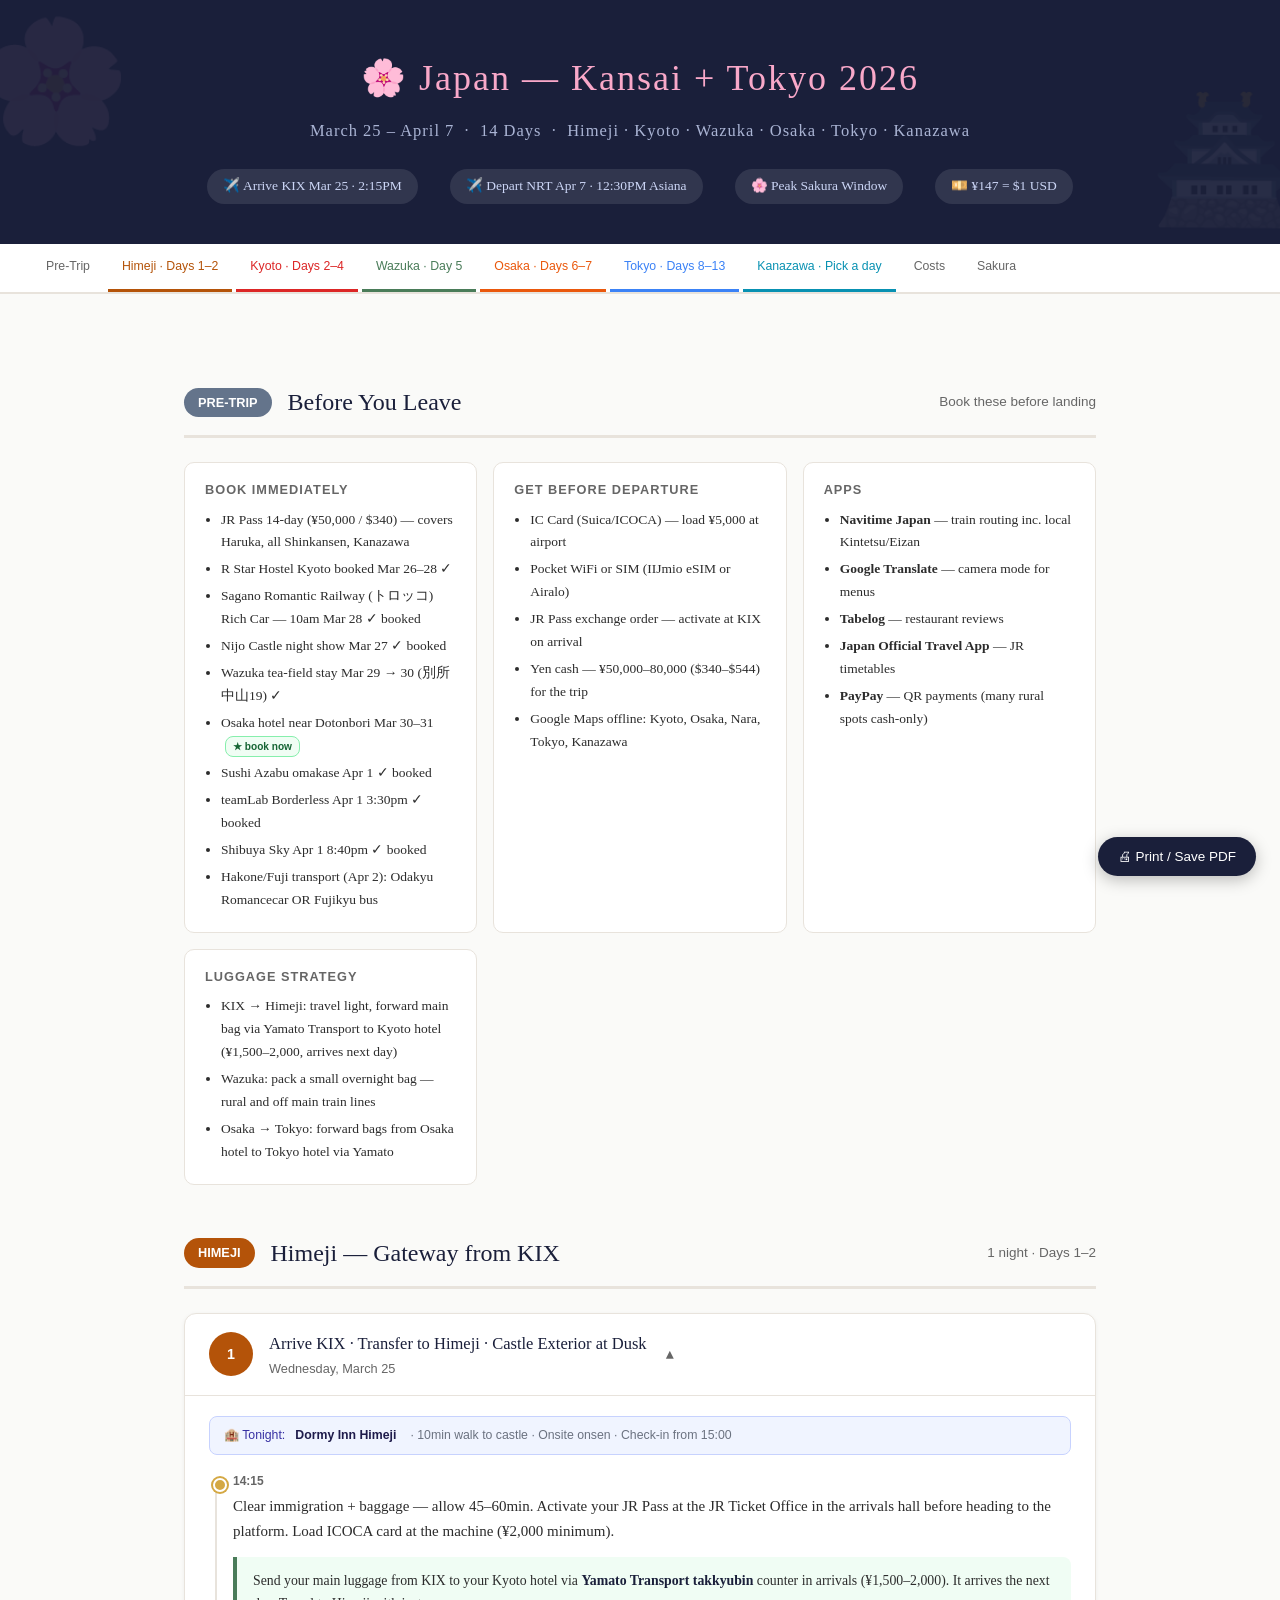
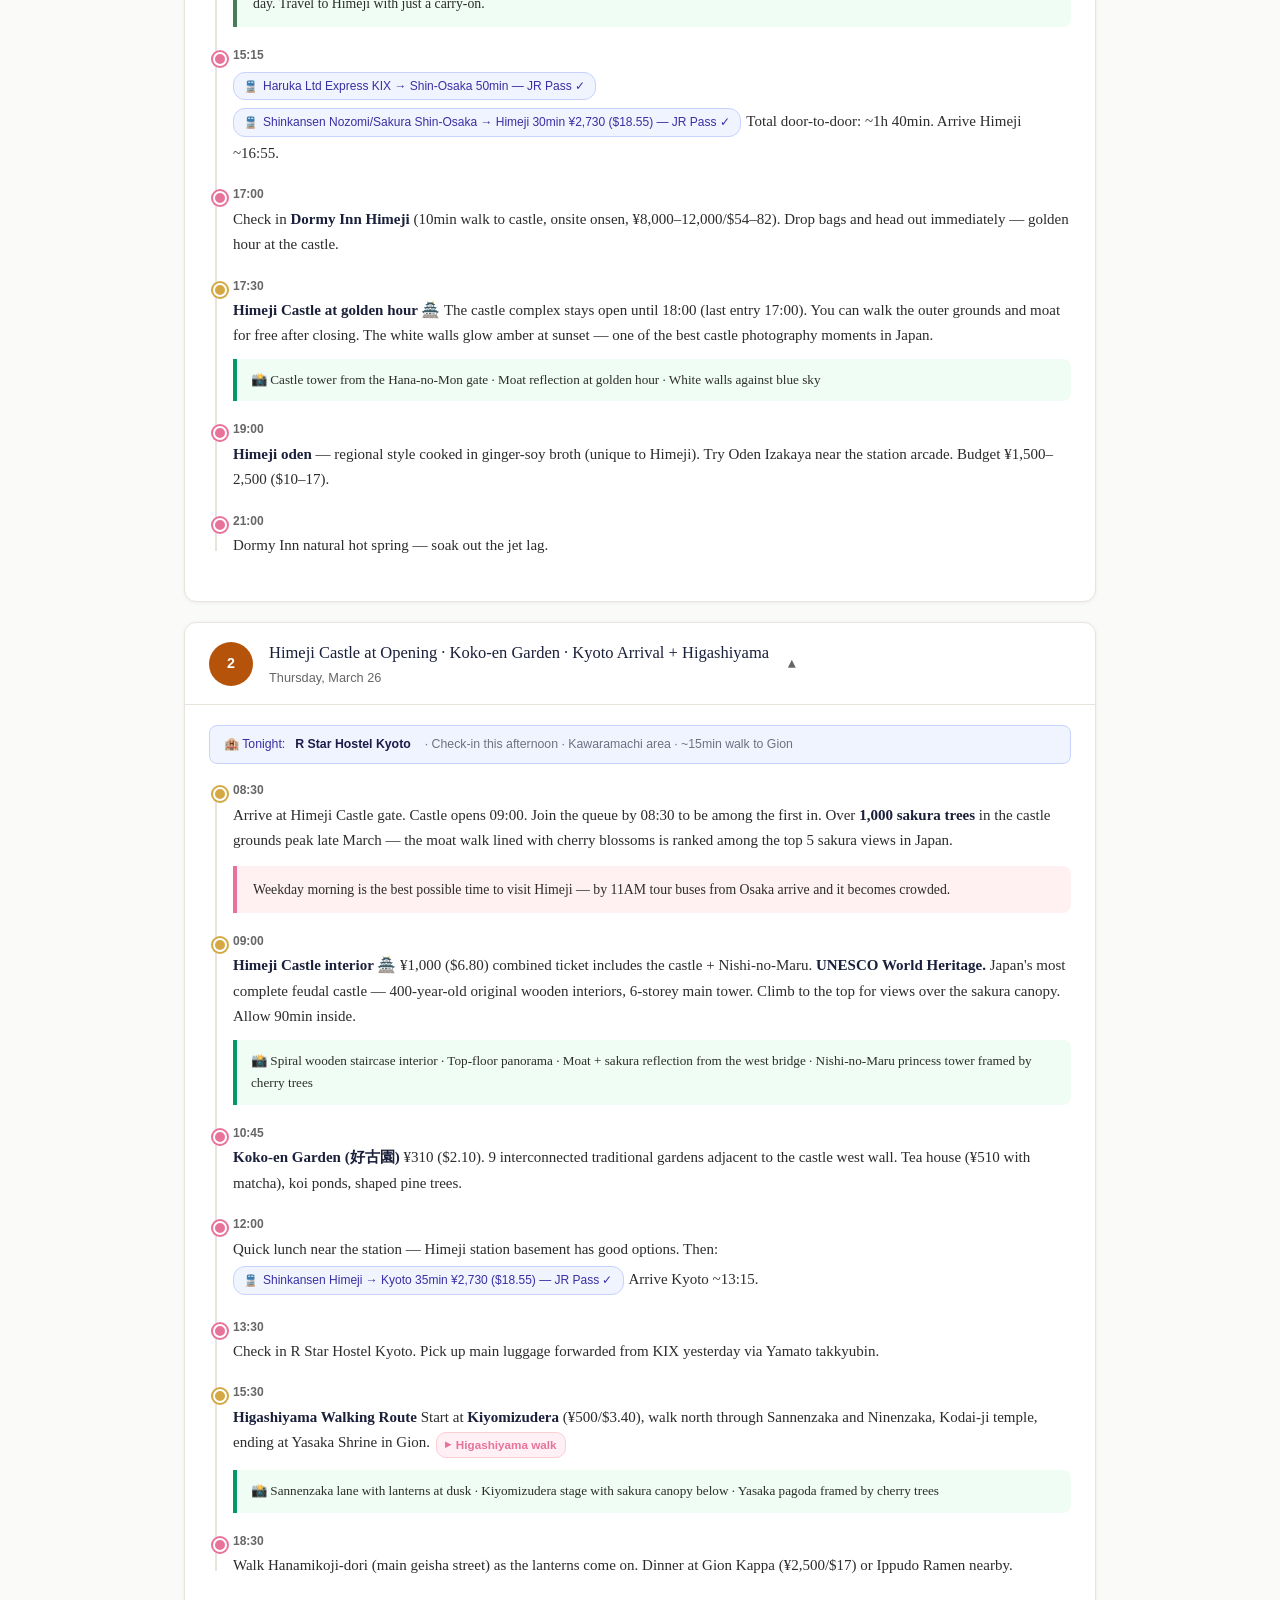
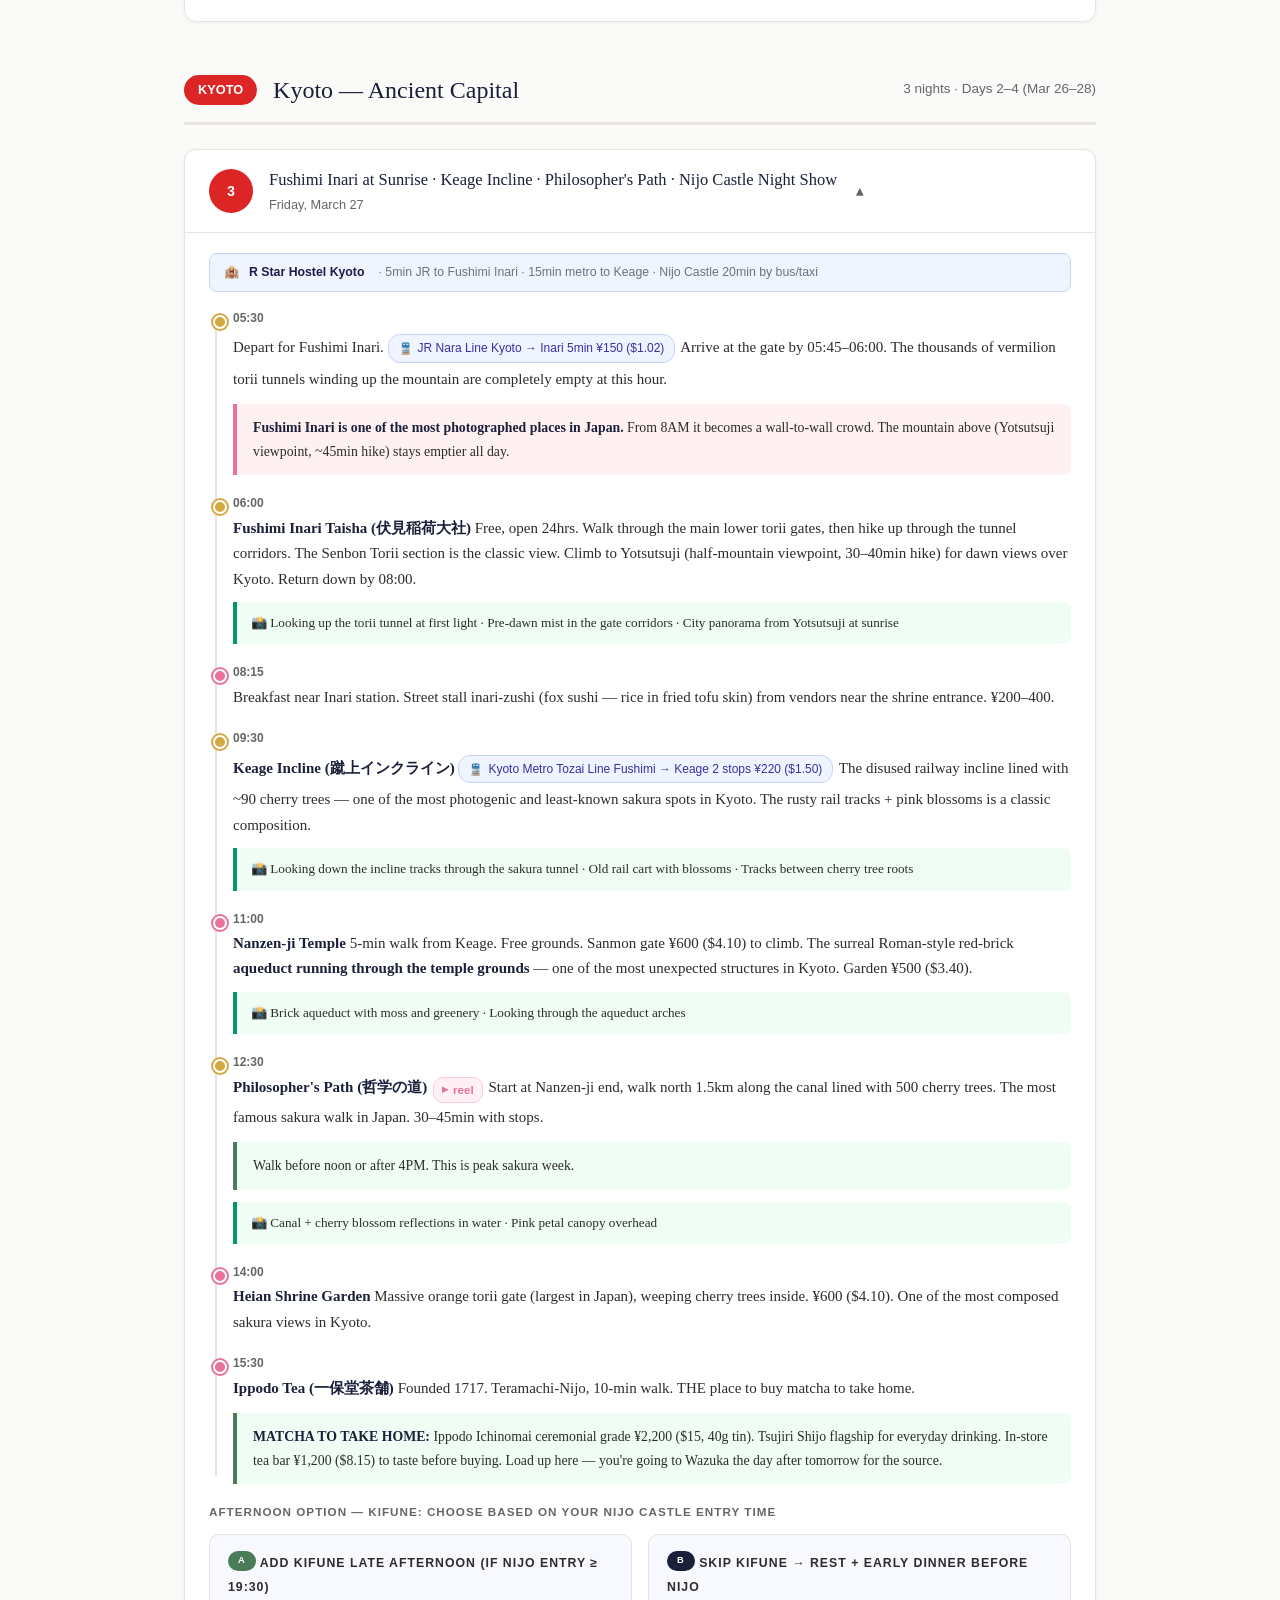
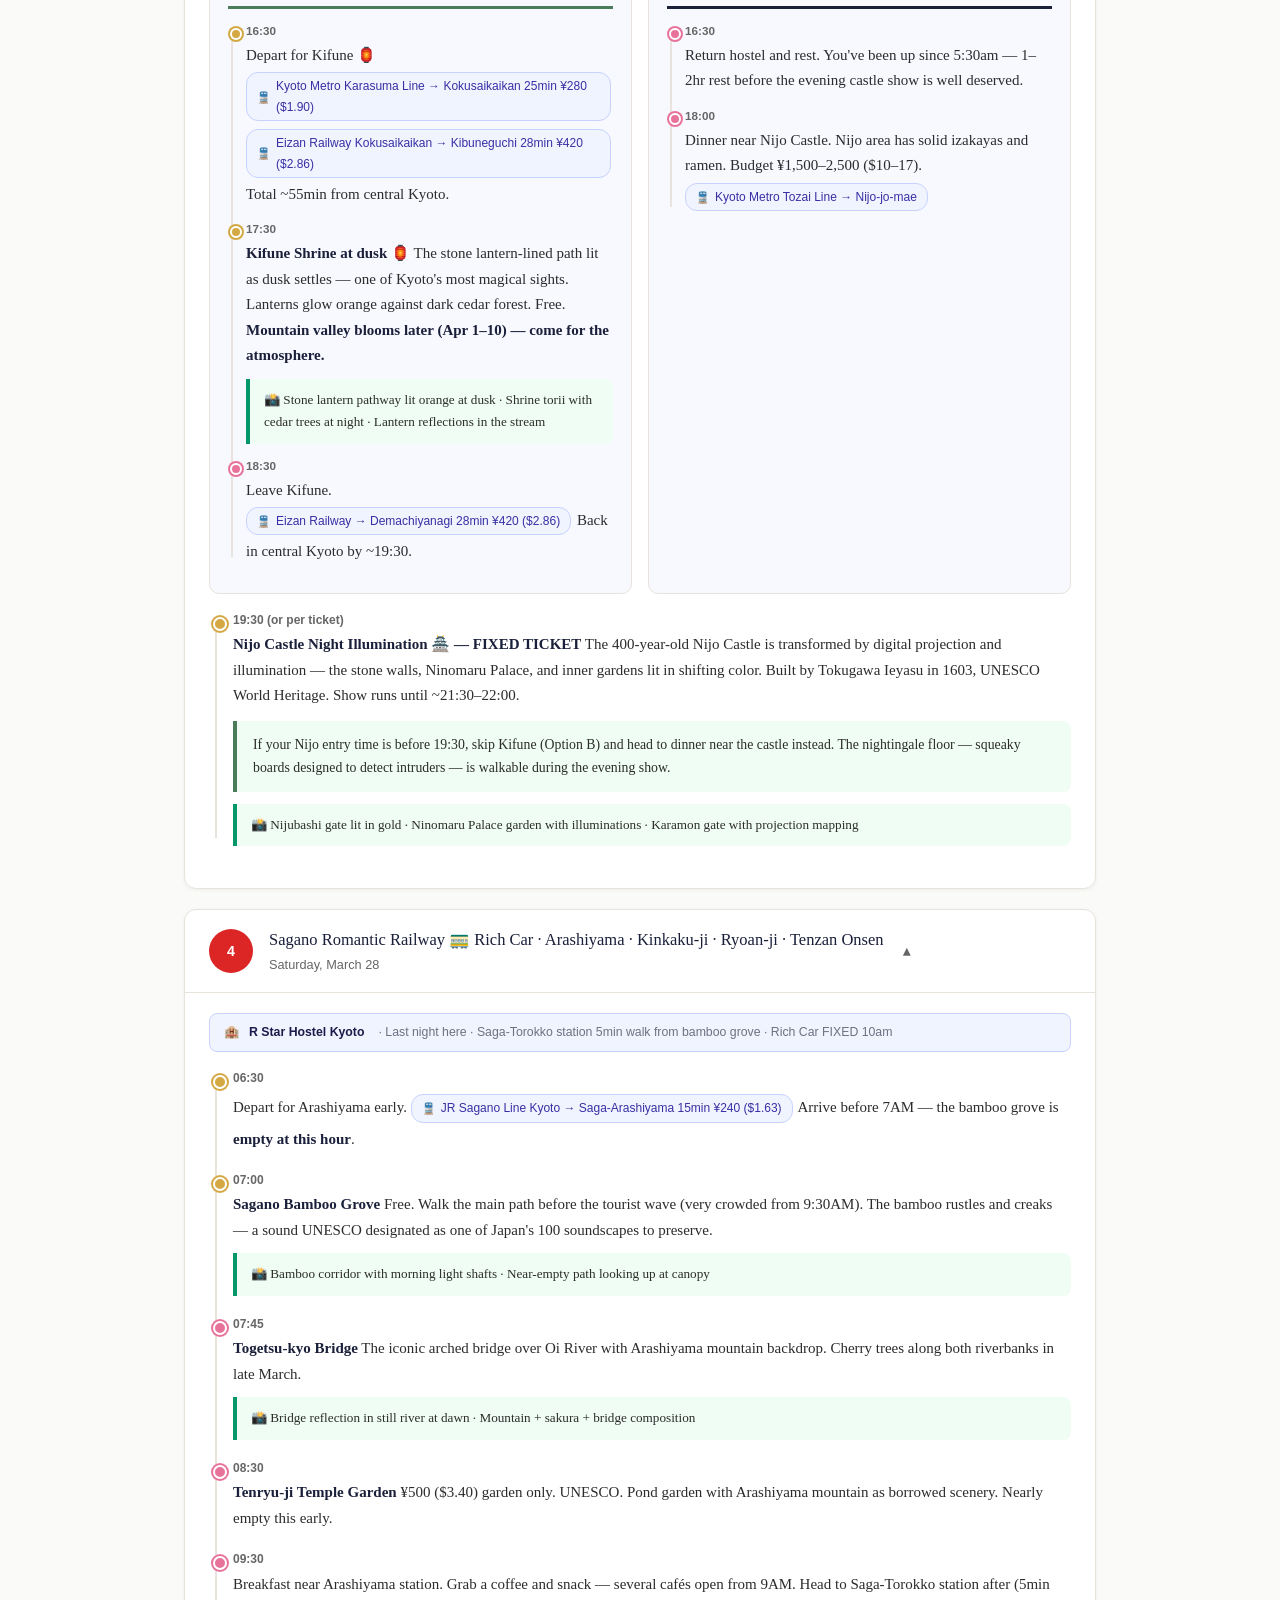
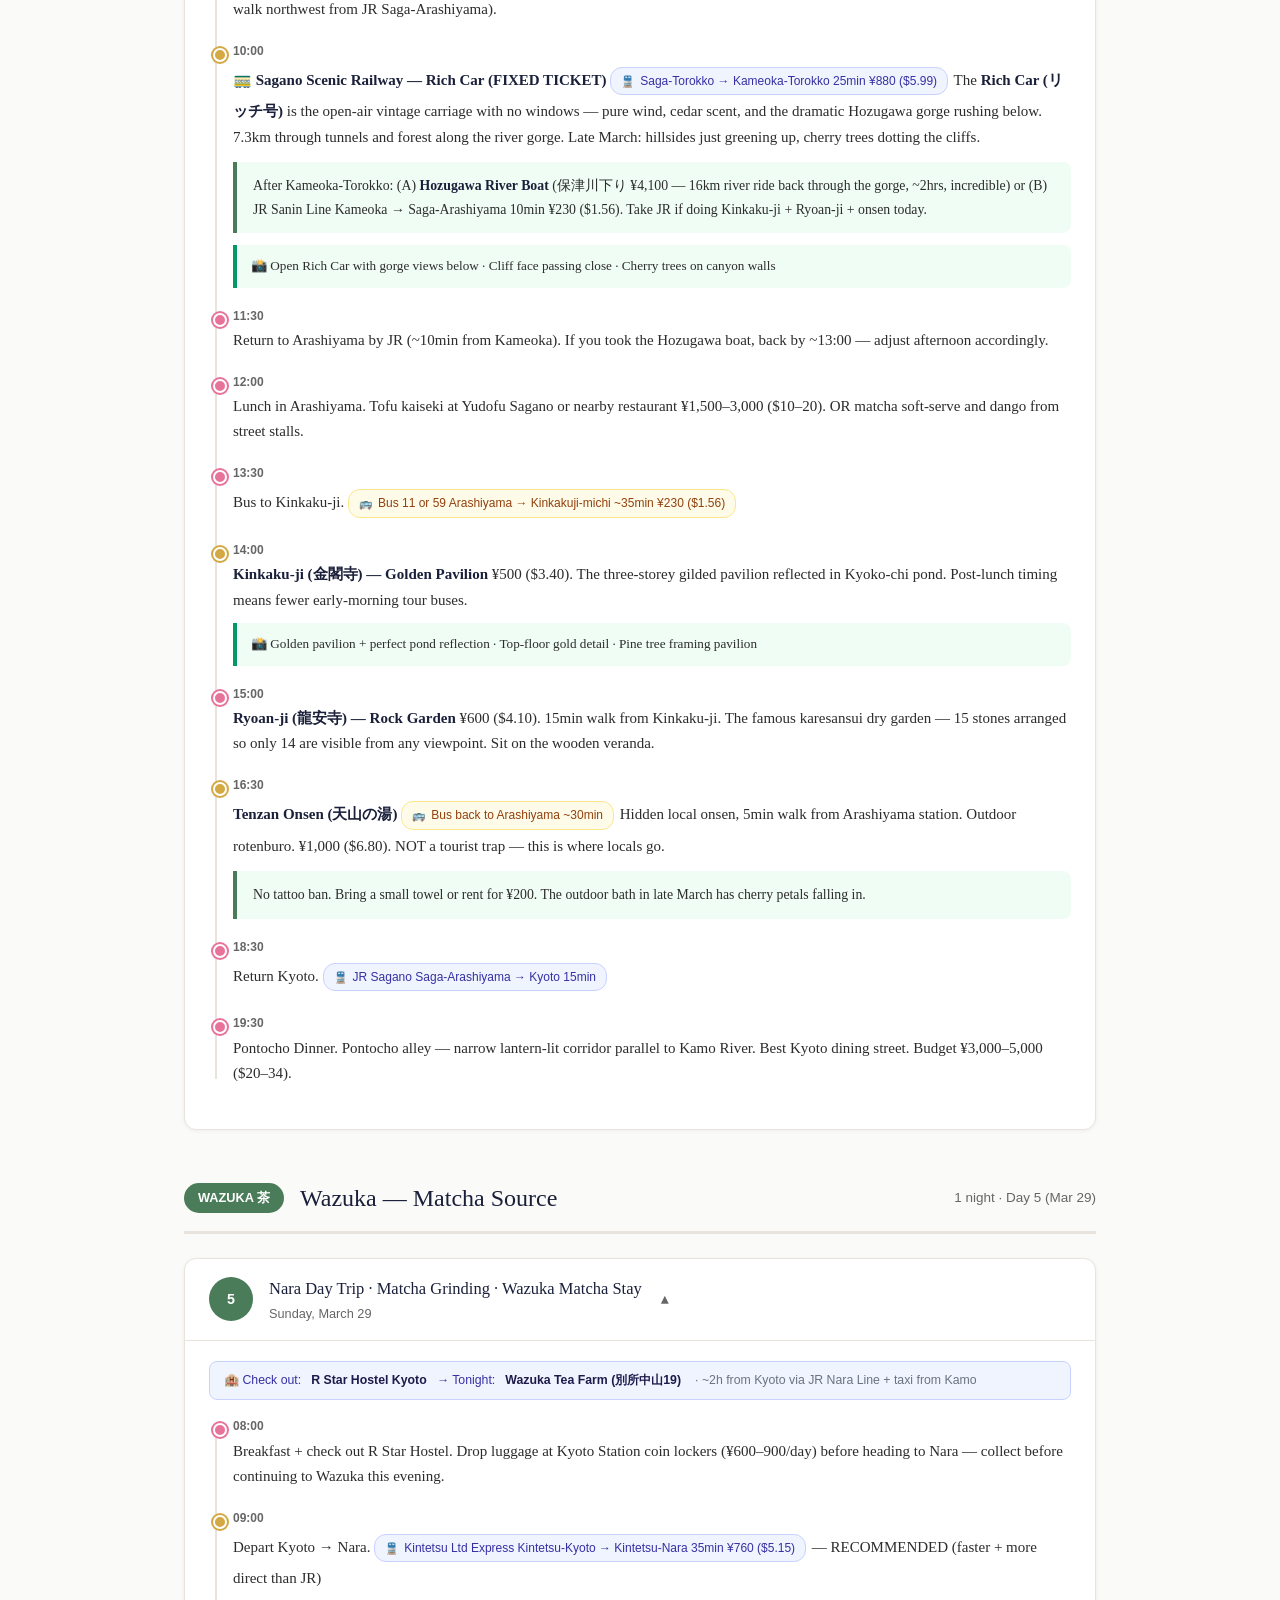
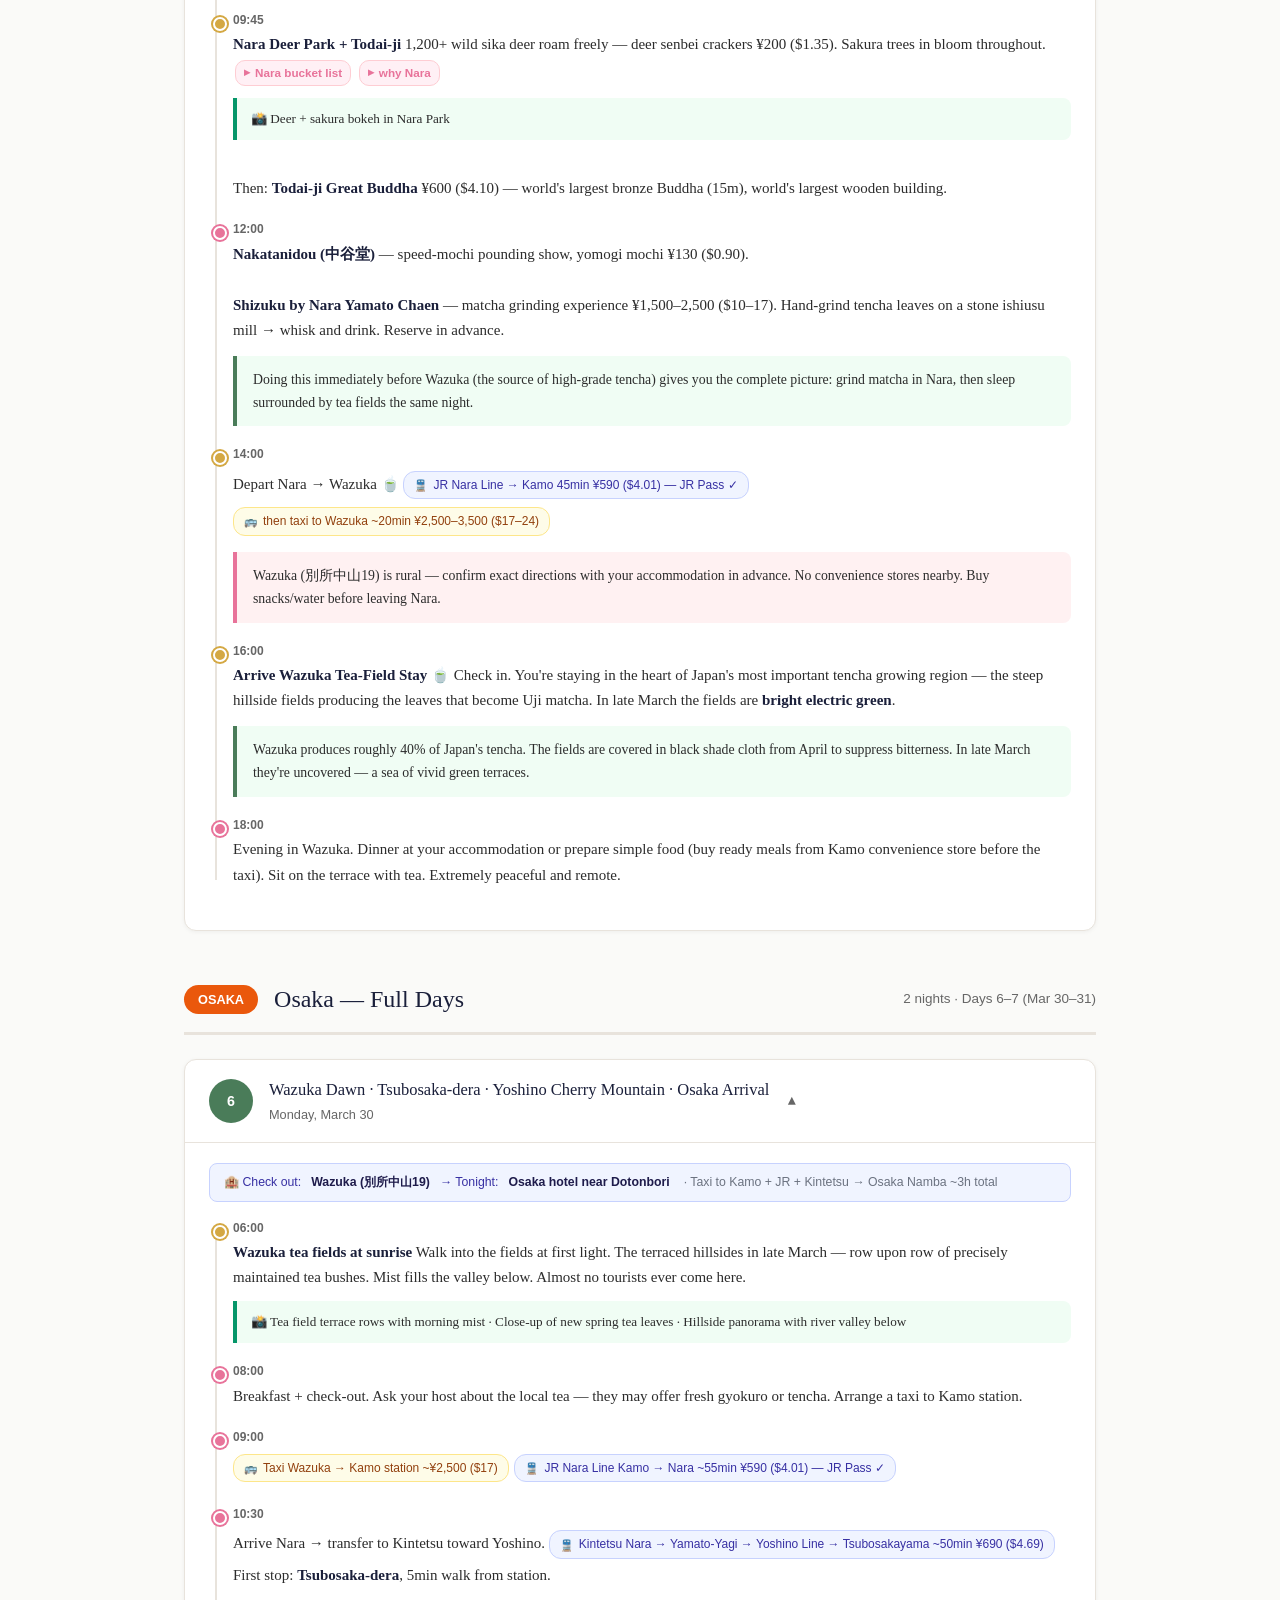
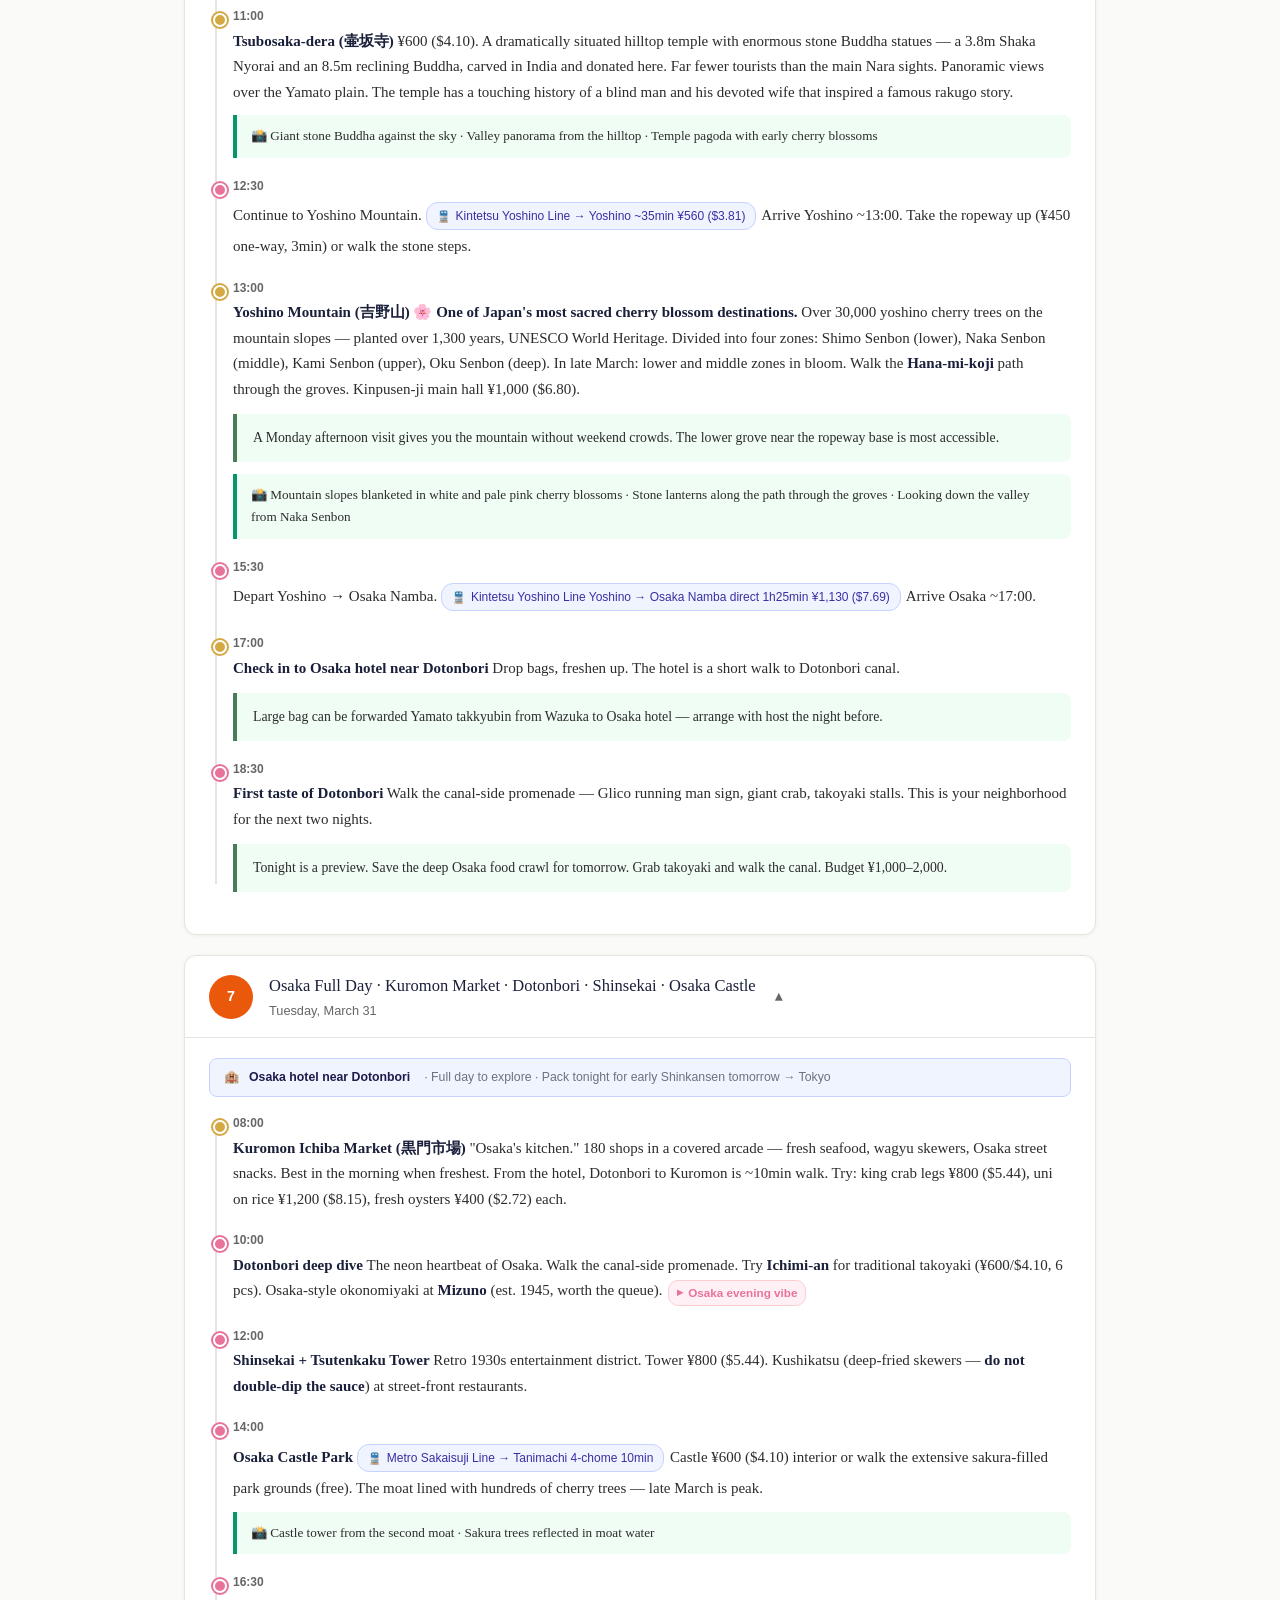
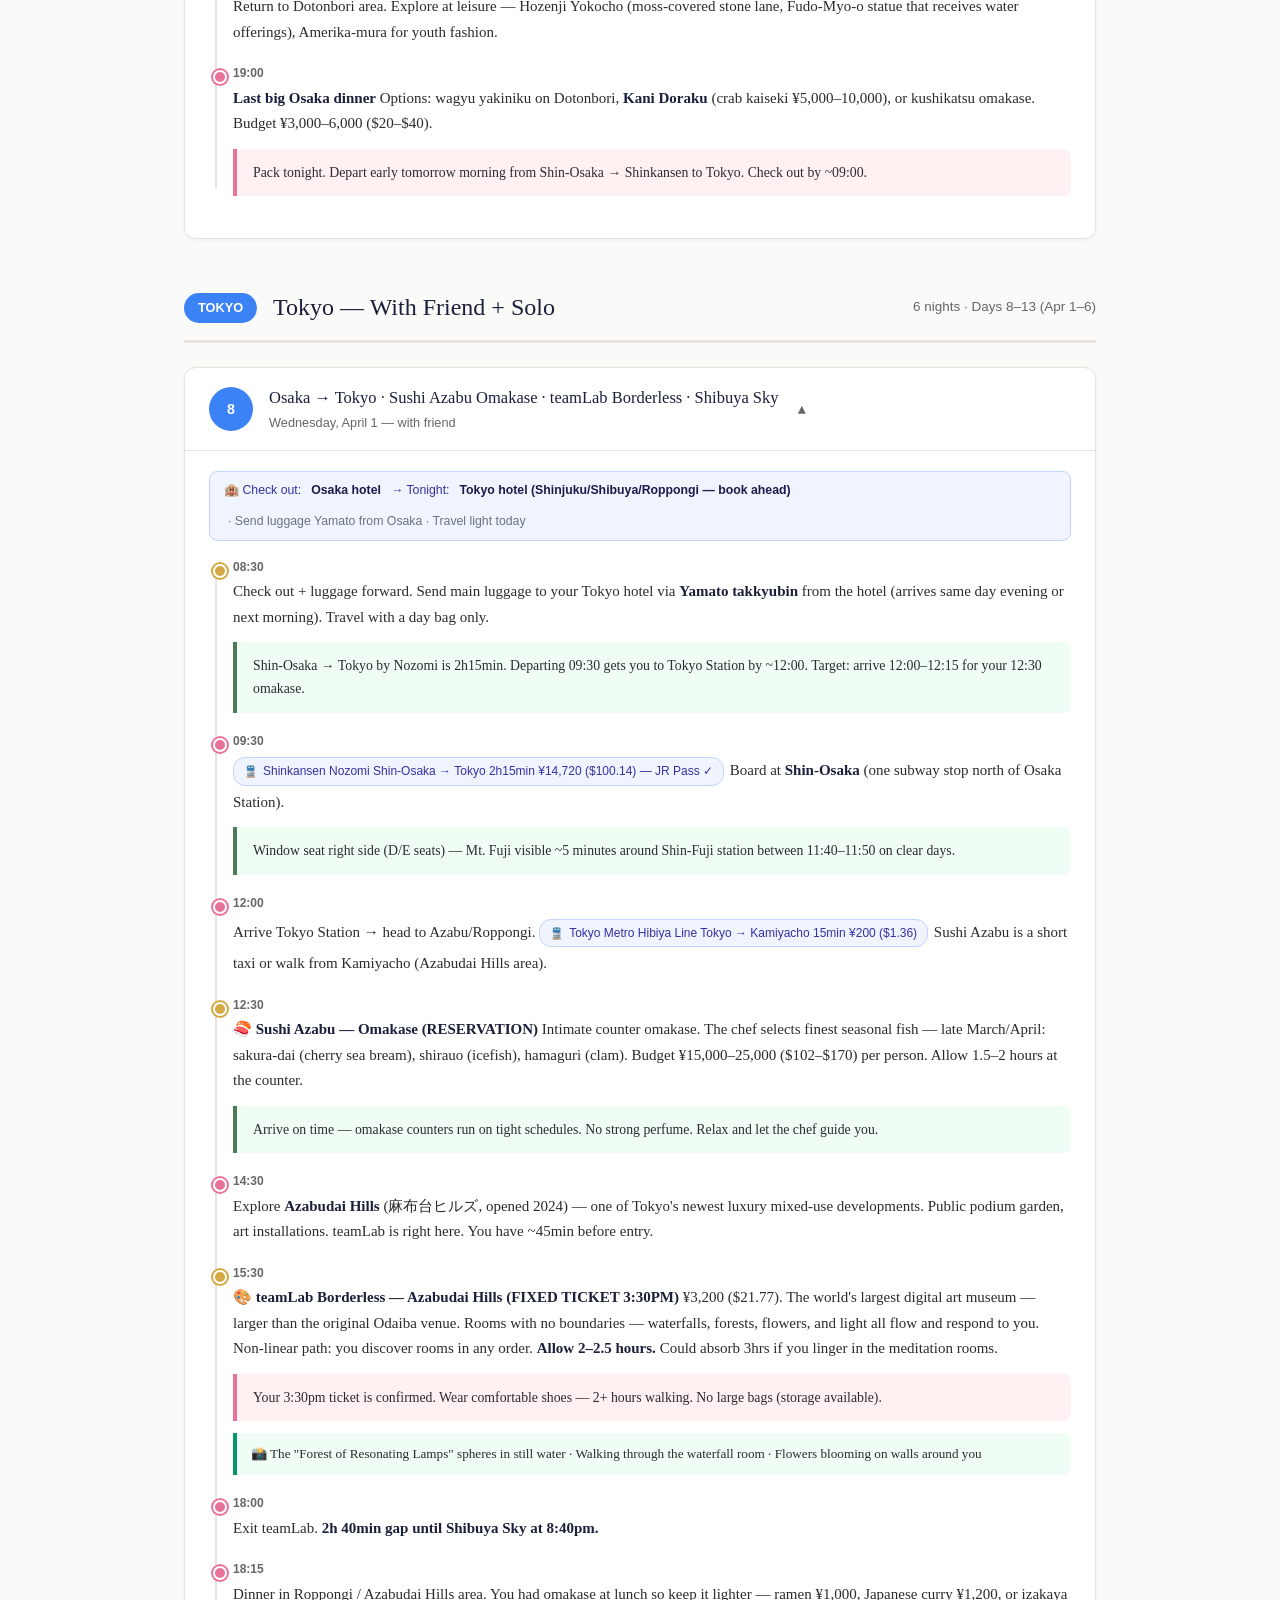
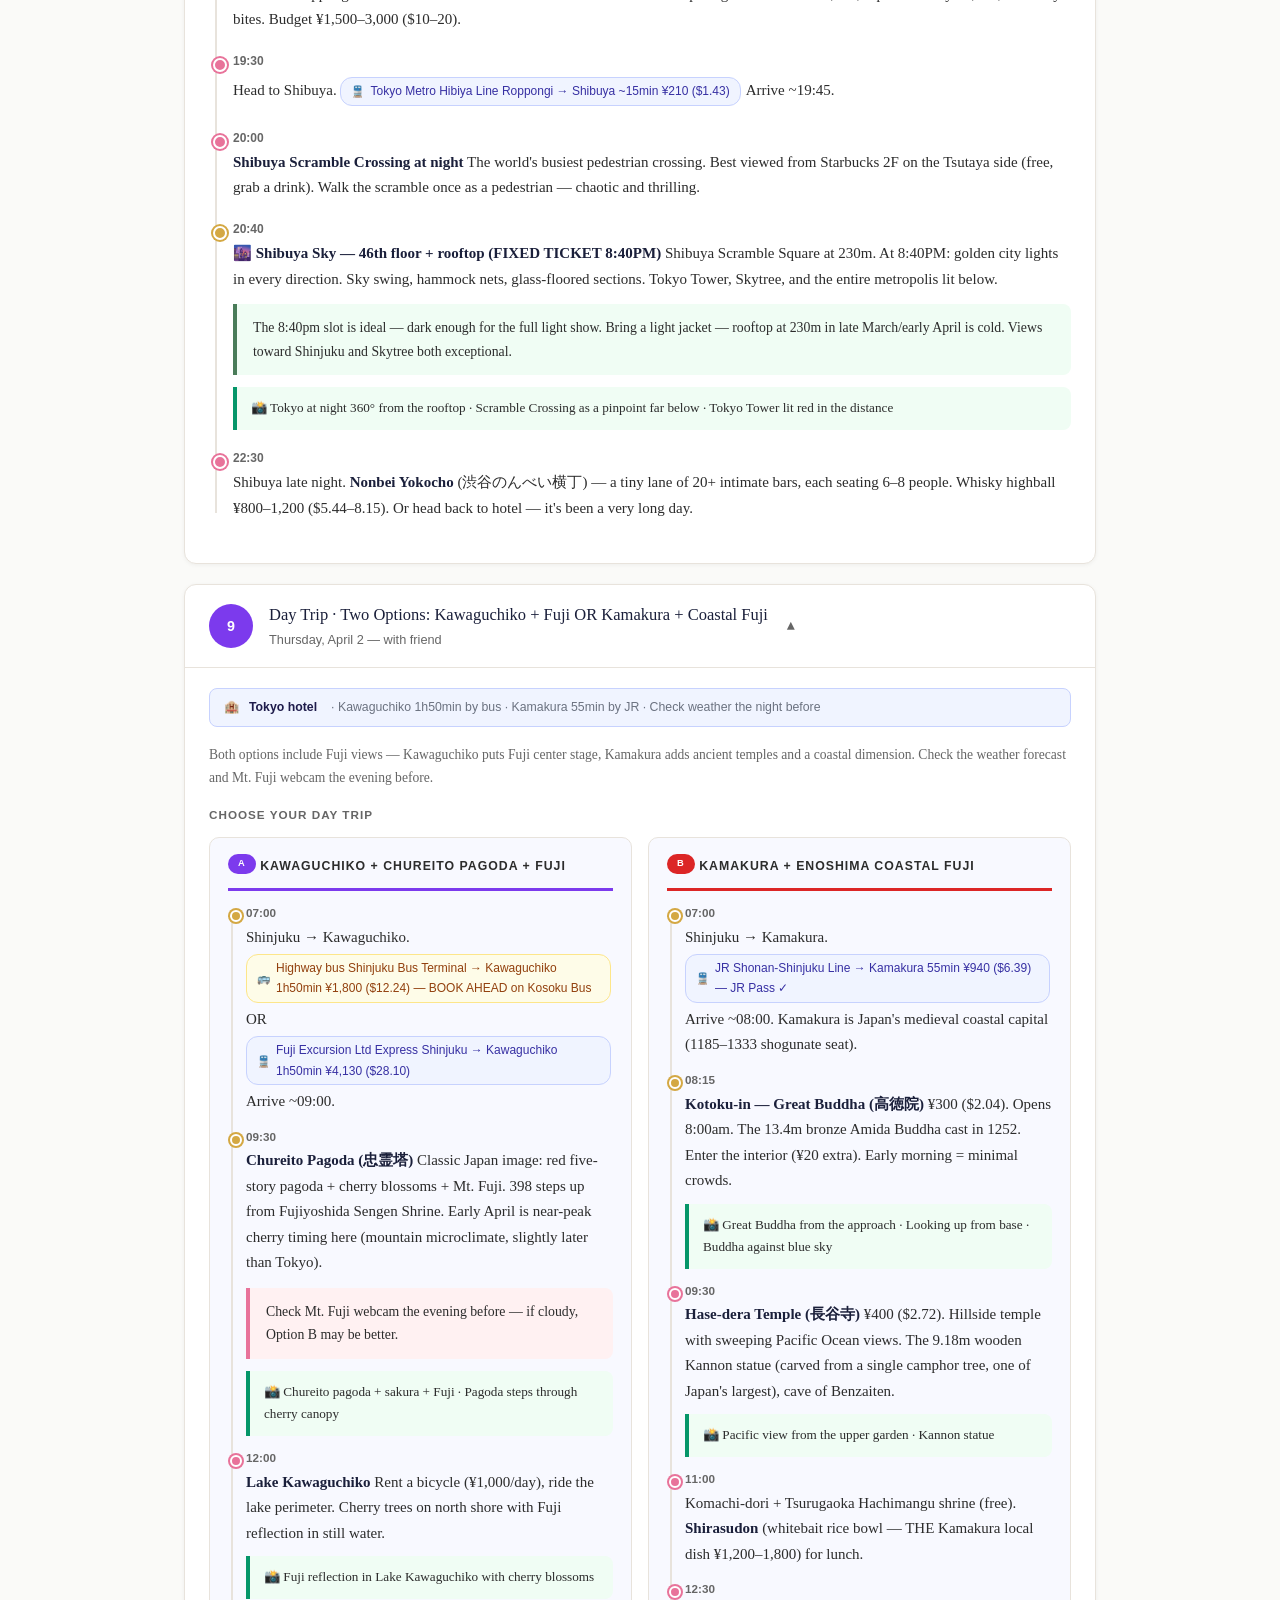
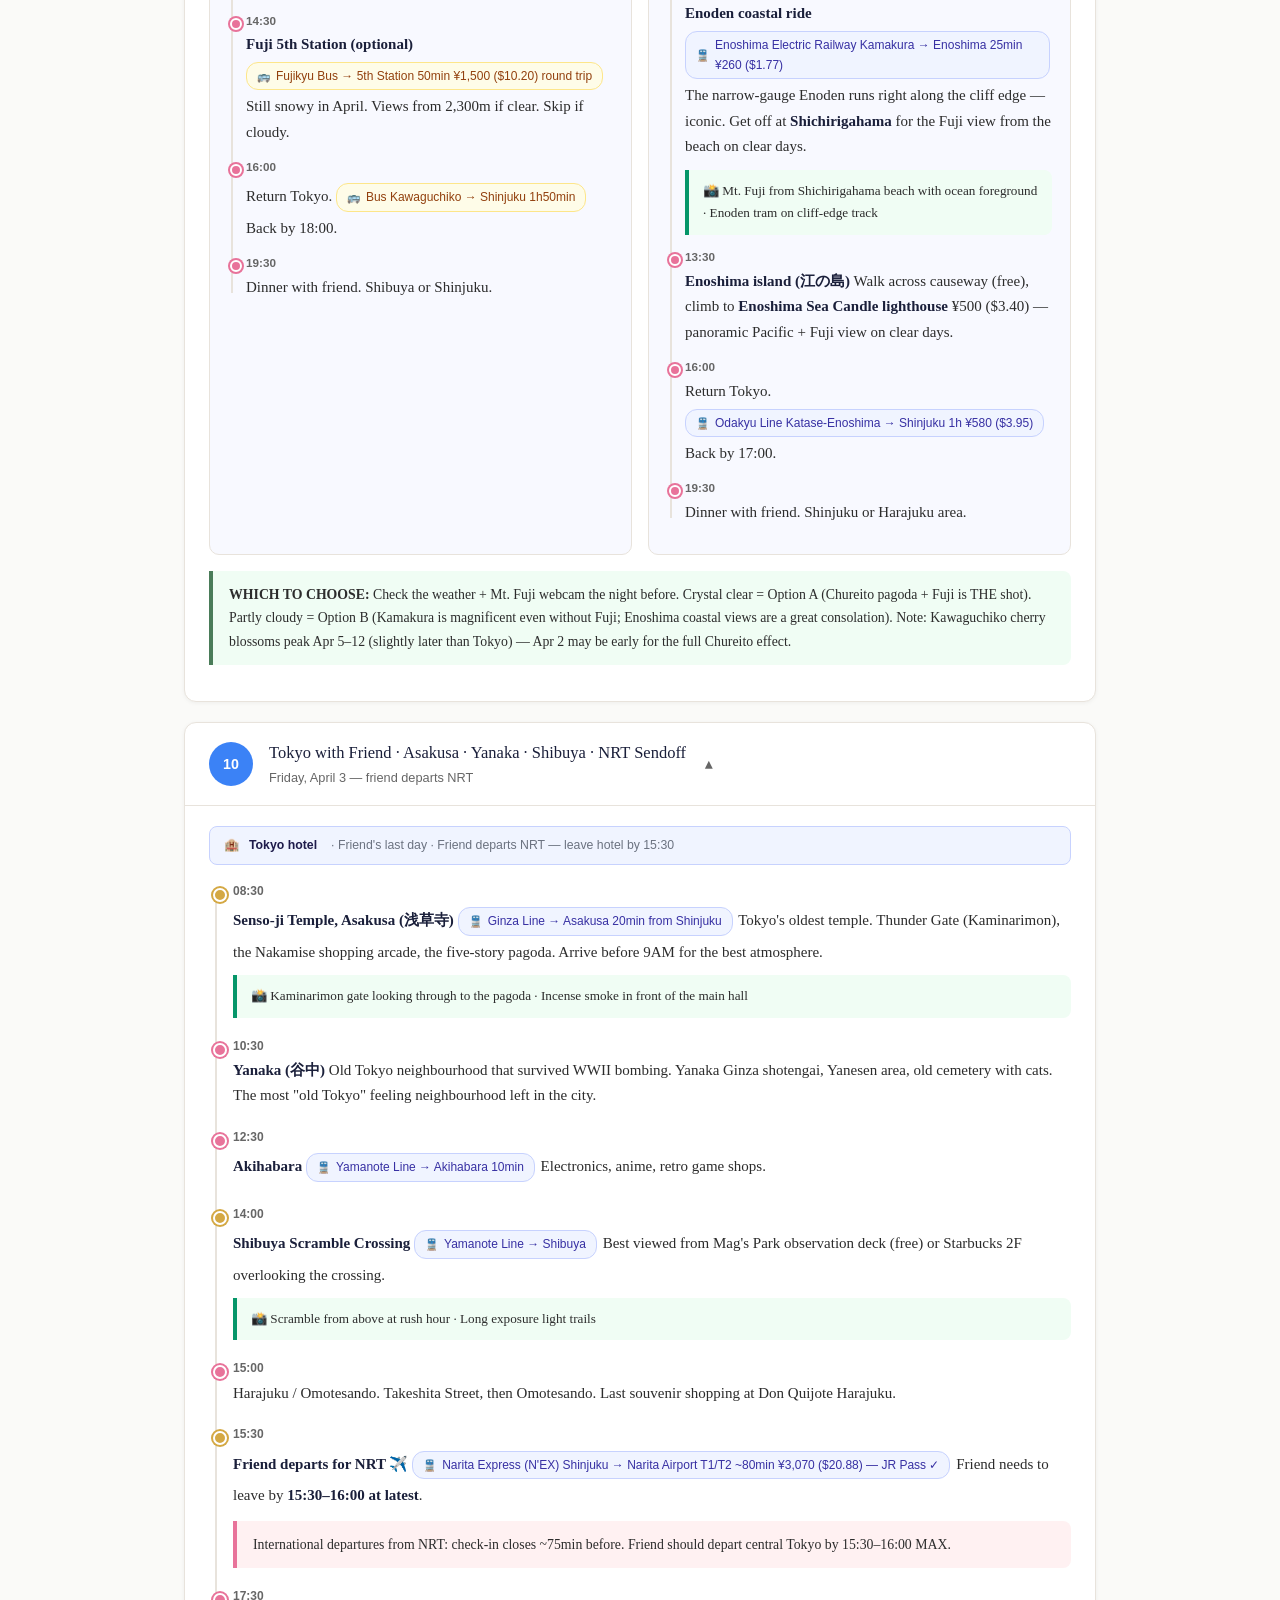
<file: itinerary/kansai-tokyo-2026.html>
<!DOCTYPE html>
<html lang="en">
<head>
<meta charset="UTF-8">
<meta name="viewport" content="width=device-width, initial-scale=1.0">
<title>Japan — Kansai + Tokyo · Mar 25 – Apr 7 2026</title>
<link rel="stylesheet" href="style.css">
</head>
<body>

<header>
  <h1>🌸 Japan — Kansai + Tokyo 2026</h1>
  <div class="subtitle">March 25 – April 7 &nbsp;·&nbsp; 14 Days &nbsp;·&nbsp; Himeji · Kyoto · Wazuka · Osaka · Tokyo · Kanazawa</div>
  <div class="meta">
    <span>✈️ Arrive KIX Mar 25 · 2:15PM</span>
    <span>✈️ Depart NRT Apr 7 · 12:30PM Asiana</span>
    <span>🌸 Peak Sakura Window</span>
    <span>💴 ¥147 = $1 USD</span>
  </div>
</header>

<nav>
  <a href="#pretour">Pre-Trip</a>
  <a href="#himeji" class="himeji">Himeji · Days 1–2</a>
  <a href="#kyoto" class="kyoto">Kyoto · Days 2–4</a>
  <a href="#wazuka" class="wazuka">Wazuka · Day 5</a>
  <a href="#osaka" class="osaka">Osaka · Days 6–7</a>
  <a href="#tokyo" class="tokyo">Tokyo · Days 8–13</a>
  <a href="#kanazawa" class="kanazawa">Kanazawa · Pick a day</a>
  <a href="#trains">Costs</a>
  <a href="#sakura">Sakura</a>
</nav>

<main id="app"></main>

<div class="footer-legend">
  🟡 Timeline dot = standard stop &nbsp;·&nbsp; 🔶 Gold dot = priority / don't skip &nbsp;·&nbsp; ✓ JR Pass covered &nbsp;·&nbsp; ¥147 = $1 USD (Mar 2026)
</div>

<button class="print-btn" onclick="window.print()">🖨 Print / Save PDF</button>

<script src="data.js"></script>
<script>
// ── renderer ──────────────────────────────────────────────────────────────────
function renderItems(items) {
  if (!items || !items.length) return '';
  const lis = items.map(i => `<li class="${i.alert ? 'alert' : ''}">
    <div class="time">${i.time}</div>
    ${i.body}
  </li>`).join('');
  return `<ul class="timeline">${lis}</ul>`;
}

function renderAltGrid(label, grid) {
  if (!grid) return '';
  const cols = grid.map(opt => `
    <div class="alt-col">
      <div class="alt-col-header" style="border-bottom-color:var(${opt.color})">
        <span class="alt-badge" style="background:var(${opt.color})">${opt.badge}</span>
        ${opt.title}
      </div>
      ${renderItems(opt.items)}
    </div>`).join('');
  return `<div class="alt-label">${label}</div><div class="alt-grid">${cols}</div>`;
}

function renderDay(day) {
  const COLOR = {
    himeji:'var(--himeji)', kyoto:'var(--kyoto)', osaka:'var(--osaka)',
    tokyo:'var(--tokyo)',   fuji:'var(--fuji)',   wazuka:'var(--wazuka)',
    kanazawa:'var(--kanazawa)', departure:'#64748b'
  };
  const c = COLOR[day.region] || '#64748b';
  return `
  <div class="day open" id="day${day.num}">
    <div class="day-header" onclick="toggle(this)">
      <div class="day-number" style="background:${c}">${day.num}</div>
      <div>
        <h3>${day.title}</h3>
        <div class="date">${day.date}</div>
      </div>
      <span class="chevron">▼</span>
    </div>
    <div class="day-body">
      <div class="accom-bar">${day.accom}</div>
      ${day.intro ? `<p style="margin:0 0 12px;font-size:0.85rem;color:var(--text-light)">${day.intro}</p>` : ''}
      ${renderItems(day.items)}
      ${day.altGrid ? renderAltGrid(day.altLabel || '', day.altGrid) : ''}
      ${day.afterGrid || ''}
      ${renderItems(day.itemsAfter)}
    </div>
  </div>`;
}

function renderSection(s) {
  const days = TRIP.days.filter(d => d.section === s.id).map(renderDay).join('');
  return `
<section id="${s.id}">
  <div class="region-header">
    <span class="badge" style="background:${s.color}">${s.badge}</span>
    <h2>${s.title}</h2>
    <span class="nights">${s.nights}</span>
  </div>
  ${s.extra || ''}
  ${days}
</section>`;
}

document.getElementById('app').innerHTML =
  TRIP.sections.map(renderSection).join('') + TRIP.refTables;

function toggle(h) { h.closest('.day').classList.toggle('open'); }
</script>
</body>
</html>
</file>
<file: itinerary/style.css>
:root {
  --sakura: #f9a8c9;
  --sakura-dark: #e8739a;
  --navy: #1a1f3a;
  --navy-light: #252d52;
  --gold: #d4a843;
  --green: #4a7c59;
  --text: #2c2c2c;
  --text-light: #666;
  --bg: #fafaf8;
  --card: #ffffff;
  --border: #e8e3dc;
  --himeji: #b45309;
  --kyoto: #dc2626;
  --osaka: #ea580c;
  --tokyo: #3b82f6;
  --fuji: #7c3aed;
  --wazuka: #4a7c59;
  --kanazawa: #0891b2;
}
* { box-sizing: border-box; margin: 0; padding: 0; }
body { font-family: 'Georgia', serif; background: var(--bg); color: var(--text); line-height: 1.7; font-size: 15px; }

header {
  background: var(--navy);
  color: white;
  padding: 48px 32px 40px;
  text-align: center;
  position: relative;
  overflow: hidden;
}
header::before { content: '🌸'; position: absolute; font-size: 120px; opacity: 0.06; top: -20px; left: -20px; }
header::after  { content: '🏯'; position: absolute; font-size: 120px; opacity: 0.06; bottom: -20px; right: -20px; }
header h1 { font-size: 2.4em; font-weight: normal; letter-spacing: 2px; color: var(--sakura); }
header .subtitle { color: #aab4d4; font-size: 1.1em; margin-top: 8px; letter-spacing: 1px; }
header .meta { display: flex; justify-content: center; gap: 32px; margin-top: 24px; flex-wrap: wrap; }
header .meta span { background: rgba(255,255,255,0.1); padding: 6px 16px; border-radius: 20px; font-size: 0.9em; color: #ccd6f6; }

nav {
  background: white;
  border-bottom: 2px solid var(--border);
  padding: 0 32px;
  position: sticky; top: 0; z-index: 100;
  display: flex; gap: 4px;
  overflow-x: auto; scrollbar-width: none;
}
nav::-webkit-scrollbar { display: none; }
nav a {
  display: inline-block; padding: 12px 14px;
  text-decoration: none; color: var(--text-light);
  font-size: 0.82em; white-space: nowrap;
  border-bottom: 3px solid transparent;
  font-family: sans-serif; transition: all 0.2s;
}
nav a:hover { color: var(--navy); border-bottom-color: var(--sakura-dark); }
nav a.himeji   { border-bottom-color: var(--himeji);   color: var(--himeji); }
nav a.kyoto    { border-bottom-color: var(--kyoto);    color: var(--kyoto); }
nav a.osaka    { border-bottom-color: var(--osaka);    color: var(--osaka); }
nav a.tokyo    { border-bottom-color: var(--tokyo);    color: var(--tokyo); }
nav a.fuji     { border-bottom-color: var(--fuji);     color: var(--fuji); }
nav a.wazuka   { border-bottom-color: var(--wazuka);   color: var(--wazuka); }
nav a.kanazawa { border-bottom-color: var(--kanazawa); color: var(--kanazawa); }

main { max-width: 960px; margin: 0 auto; padding: 40px 24px 80px; }

.region-header {
  display: flex; align-items: center; gap: 16px;
  margin: 48px 0 24px;
  padding-bottom: 12px;
  border-bottom: 3px solid var(--border);
}
.region-header .badge { padding: 4px 14px; border-radius: 20px; color: white; font-size: 0.85em; font-family: sans-serif; font-weight: 600; white-space: nowrap; }
.region-header h2 { font-size: 1.6em; font-weight: normal; color: var(--navy); }
.region-header .nights { color: var(--text-light); font-family: sans-serif; font-size: 0.9em; margin-left: auto; }

.day { background: var(--card); border: 1px solid var(--border); border-radius: 12px; margin-bottom: 20px; overflow: hidden; box-shadow: 0 1px 4px rgba(0,0,0,0.05); }
.day-header { display: flex; align-items: center; gap: 16px; padding: 16px 24px; border-bottom: 1px solid var(--border); cursor: pointer; user-select: none; }
.day-number { width: 44px; height: 44px; border-radius: 50%; display: flex; align-items: center; justify-content: center; color: white; font-family: sans-serif; font-weight: 700; font-size: 0.95em; flex-shrink: 0; }
.day-header h3 { font-size: 1.1em; font-weight: normal; color: var(--navy); flex: 1; }
.day-header .date { font-family: sans-serif; font-size: 0.85em; color: var(--text-light); }
.day-header .chevron { color: var(--text-light); font-size: 0.9em; transition: transform 0.2s; }
.day.open .chevron { transform: rotate(180deg); }
.day-body { padding: 20px 24px 24px; display: none; }
.day.open .day-body { display: block; }

.timeline { list-style: none; position: relative; padding-left: 24px; }
.timeline::before { content: ''; position: absolute; left: 6px; top: 8px; bottom: 8px; width: 2px; background: var(--border); }
.timeline li { position: relative; margin-bottom: 18px; }
.timeline li::before { content: ''; position: absolute; left: -20px; top: 7px; width: 10px; height: 10px; border-radius: 50%; background: var(--sakura-dark); border: 2px solid white; box-shadow: 0 0 0 2px var(--sakura-dark); }
.timeline li.alert::before { background: var(--gold); box-shadow: 0 0 0 2px var(--gold); }
.time { font-family: sans-serif; font-size: 0.8em; color: var(--text-light); font-weight: 600; margin-bottom: 2px; }
.timeline li strong { color: var(--navy); }

.train { display: inline-flex; align-items: center; gap: 6px; background: #f0f4ff; border: 1px solid #c7d2fe; color: #3730a3; padding: 3px 10px; border-radius: 12px; font-family: sans-serif; font-size: 0.8em; font-weight: 500; margin: 4px 2px 4px 0; }
.train::before { content: '🚆'; font-size: 0.9em; }
.bus { display: inline-flex; align-items: center; gap: 6px; background: #fefce8; border: 1px solid #fde68a; color: #92400e; padding: 3px 10px; border-radius: 12px; font-family: sans-serif; font-size: 0.8em; font-weight: 500; margin: 4px 2px 4px 0; }
.bus::before { content: '🚌'; font-size: 0.9em; }

a.reel { display: inline-flex; align-items: center; gap: 5px; color: var(--sakura-dark); text-decoration: none; font-family: sans-serif; font-size: 0.78em; font-weight: 600; background: #fff0f5; border: 1px solid #fecdd3; padding: 2px 8px; border-radius: 10px; margin: 2px; white-space: nowrap; transition: background 0.15s; }
a.reel:hover { background: #ffe4eb; }
a.reel::before { content: '▶'; font-size: 0.7em; }

.callout { background: #fffbeb; border-left: 4px solid var(--gold); padding: 12px 16px; border-radius: 0 8px 8px 0; margin: 12px 0; font-size: 0.92em; }
.callout.warn { background: #fff1f2; border-color: var(--sakura-dark); }
.callout.tip  { background: #f0fdf4; border-color: var(--green); }

.photo-spot { background: #f0fdf4; border-left: 4px solid #059669; padding: 10px 14px; border-radius: 0 8px 8px 0; margin: 10px 0; font-size: 0.88em; }

.table-wrap { overflow-x: auto; margin: 16px 0; }
table { width: 100%; border-collapse: collapse; font-family: sans-serif; font-size: 0.85em; }
th { background: var(--navy); color: white; padding: 10px 12px; text-align: left; font-weight: 500; }
td { padding: 9px 12px; border-bottom: 1px solid var(--border); }
tr:hover td { background: #f8f9ff; }
td .yen { color: var(--text-light); }
td .usd { color: var(--green); font-weight: 600; }

.pretip-grid { display: grid; grid-template-columns: repeat(auto-fit, minmax(260px, 1fr)); gap: 16px; margin-top: 16px; }
.pretip-card { background: var(--card); border: 1px solid var(--border); border-radius: 10px; padding: 16px 20px; }
.pretip-card h4 { font-family: sans-serif; font-size: 0.85em; text-transform: uppercase; letter-spacing: 1px; color: var(--text-light); margin-bottom: 8px; }
.pretip-card ul { padding-left: 16px; font-size: 0.9em; }
.pretip-card li { margin-bottom: 4px; }
.my-tip { display: inline-block; background: #f0fdf4; border: 1px solid #86efac; color: #166534; font-family: sans-serif; font-size: 0.75em; padding: 1px 7px; border-radius: 8px; margin-left: 4px; font-weight: 600; vertical-align: middle; }
.my-tip::before { content: '★ '; }

.alt-label { font-family: sans-serif; font-size: 0.78em; font-weight: 700; text-transform: uppercase; letter-spacing: 1px; color: var(--text-light); margin-bottom: 12px; margin-top: 16px; }
.alt-grid { display: grid; grid-template-columns: 1fr 1fr; gap: 16px; margin: 4px 0 16px; }
@media (max-width: 680px) { .alt-grid { grid-template-columns: 1fr; } }
.alt-col { background: #f8f9ff; border: 1px solid var(--border); border-radius: 10px; padding: 16px 18px; }
.alt-col-header { font-family: sans-serif; font-weight: 700; font-size: 0.82em; text-transform: uppercase; letter-spacing: 1px; margin-bottom: 12px; padding-bottom: 8px; border-bottom: 3px solid; }
.alt-col .timeline { padding-left: 18px; }
.alt-col .timeline::before { left: 3px; }
.alt-col .timeline li { margin-bottom: 12px; }
.alt-col .timeline li::before { left: -16px; width: 8px; height: 8px; }
.alt-col .time { font-family: sans-serif; font-size: 0.78em; color: var(--text-light); font-weight: 600; margin-bottom: 2px; }
.alt-badge { display: inline-block; padding: 2px 10px; border-radius: 10px; color: white; font-size: 0.76em; font-family: sans-serif; font-weight: 600; vertical-align: middle; margin-bottom: 6px; }

/* ACCOMMODATION BANNER */
.accom-bar {
  display: flex; align-items: center; gap: 10px;
  background: #f0f4ff; border: 1px solid #c7d2fe;
  border-radius: 8px; padding: 8px 14px; margin-bottom: 16px;
  font-family: sans-serif; font-size: 0.82em; color: #3730a3;
  flex-wrap: wrap;
}
.accom-bar strong { color: #1e1b4b; }
.accom-bar .accom-dist { color: #6b7280; margin-left: 4px; }

.ref-section { margin-top: 48px; }
.ref-section h2 { font-size: 1.3em; color: var(--navy); margin-bottom: 16px; padding-bottom: 8px; border-bottom: 2px solid var(--border); }

.print-btn { position: fixed; bottom: 24px; right: 24px; background: var(--navy); color: white; border: none; padding: 12px 20px; border-radius: 28px; font-family: sans-serif; font-size: 0.9em; cursor: pointer; box-shadow: 0 4px 16px rgba(0,0,0,0.25); z-index: 200; transition: background 0.2s; }
.print-btn:hover { background: var(--sakura-dark); }

.footer-legend { text-align: center; padding: 32px 24px 16px; font-family: sans-serif; font-size: 0.8em; color: var(--text-light); border-top: 1px solid var(--border); margin-top: 40px; }

@media print {
  .print-btn, nav { display: none !important; }
  .day-body { display: block !important; }
  .day { box-shadow: none; page-break-inside: avoid; }
  header { background: #1a1f3a !important; -webkit-print-color-adjust: exact; print-color-adjust: exact; }
  body { font-size: 12px; }
  main { padding: 0; }
}
@media (max-width: 600px) {
  header h1 { font-size: 1.7em; }
  .region-header h2 { font-size: 1.3em; }
  .day-header { padding: 12px 16px; }
  .day-body { padding: 14px 16px 18px; }
}
</file>
